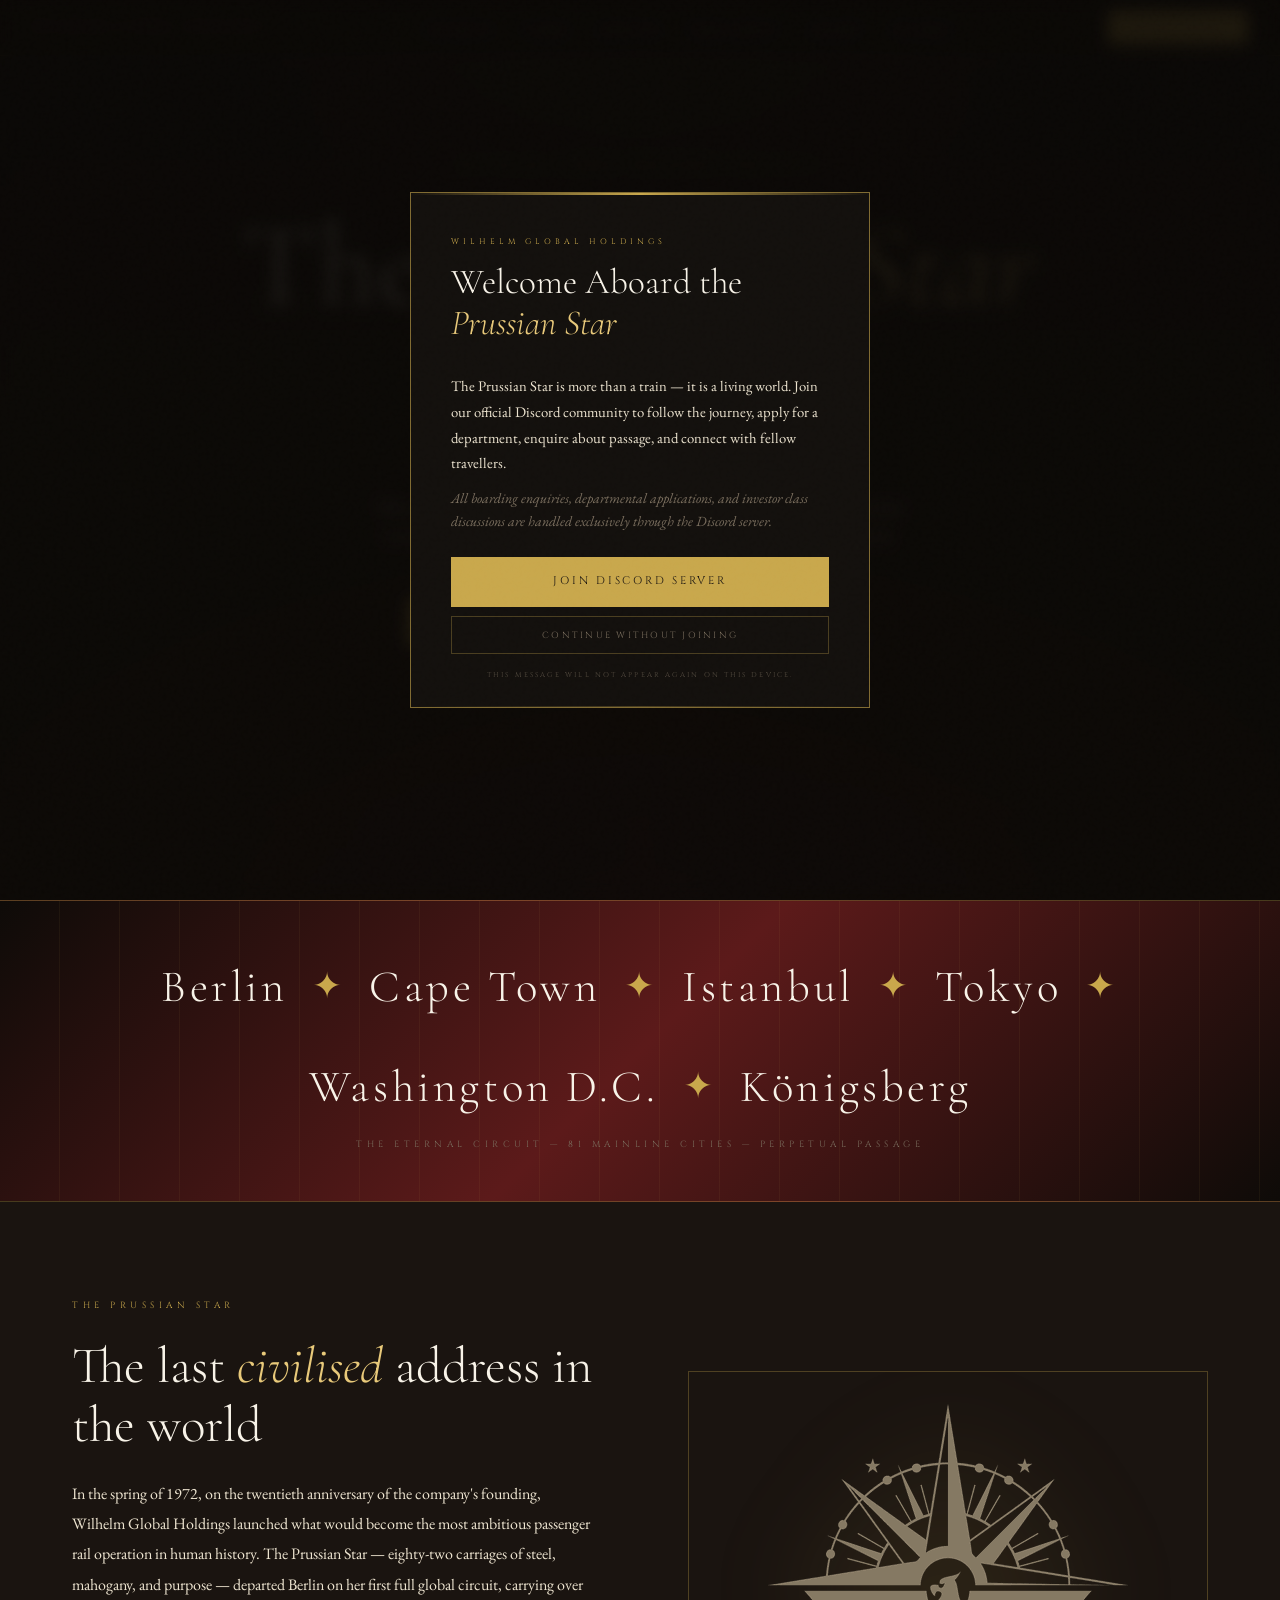
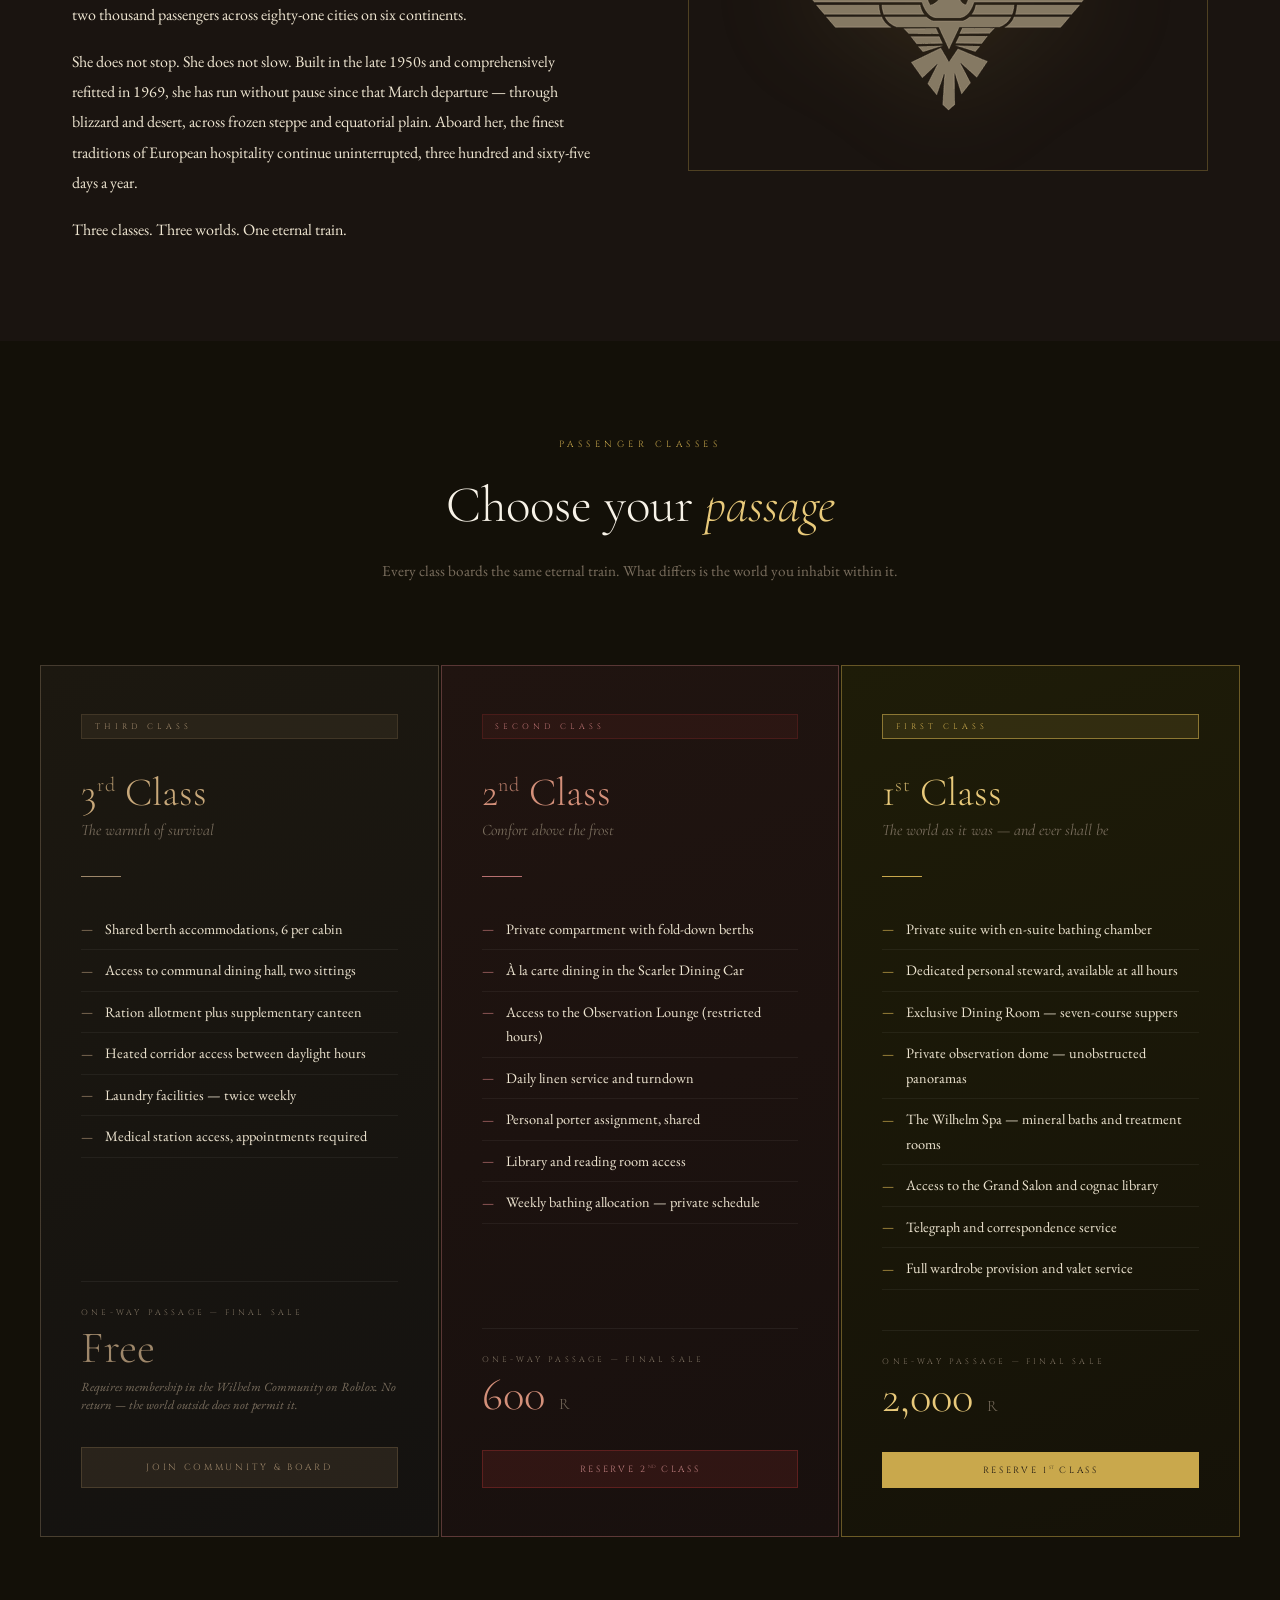
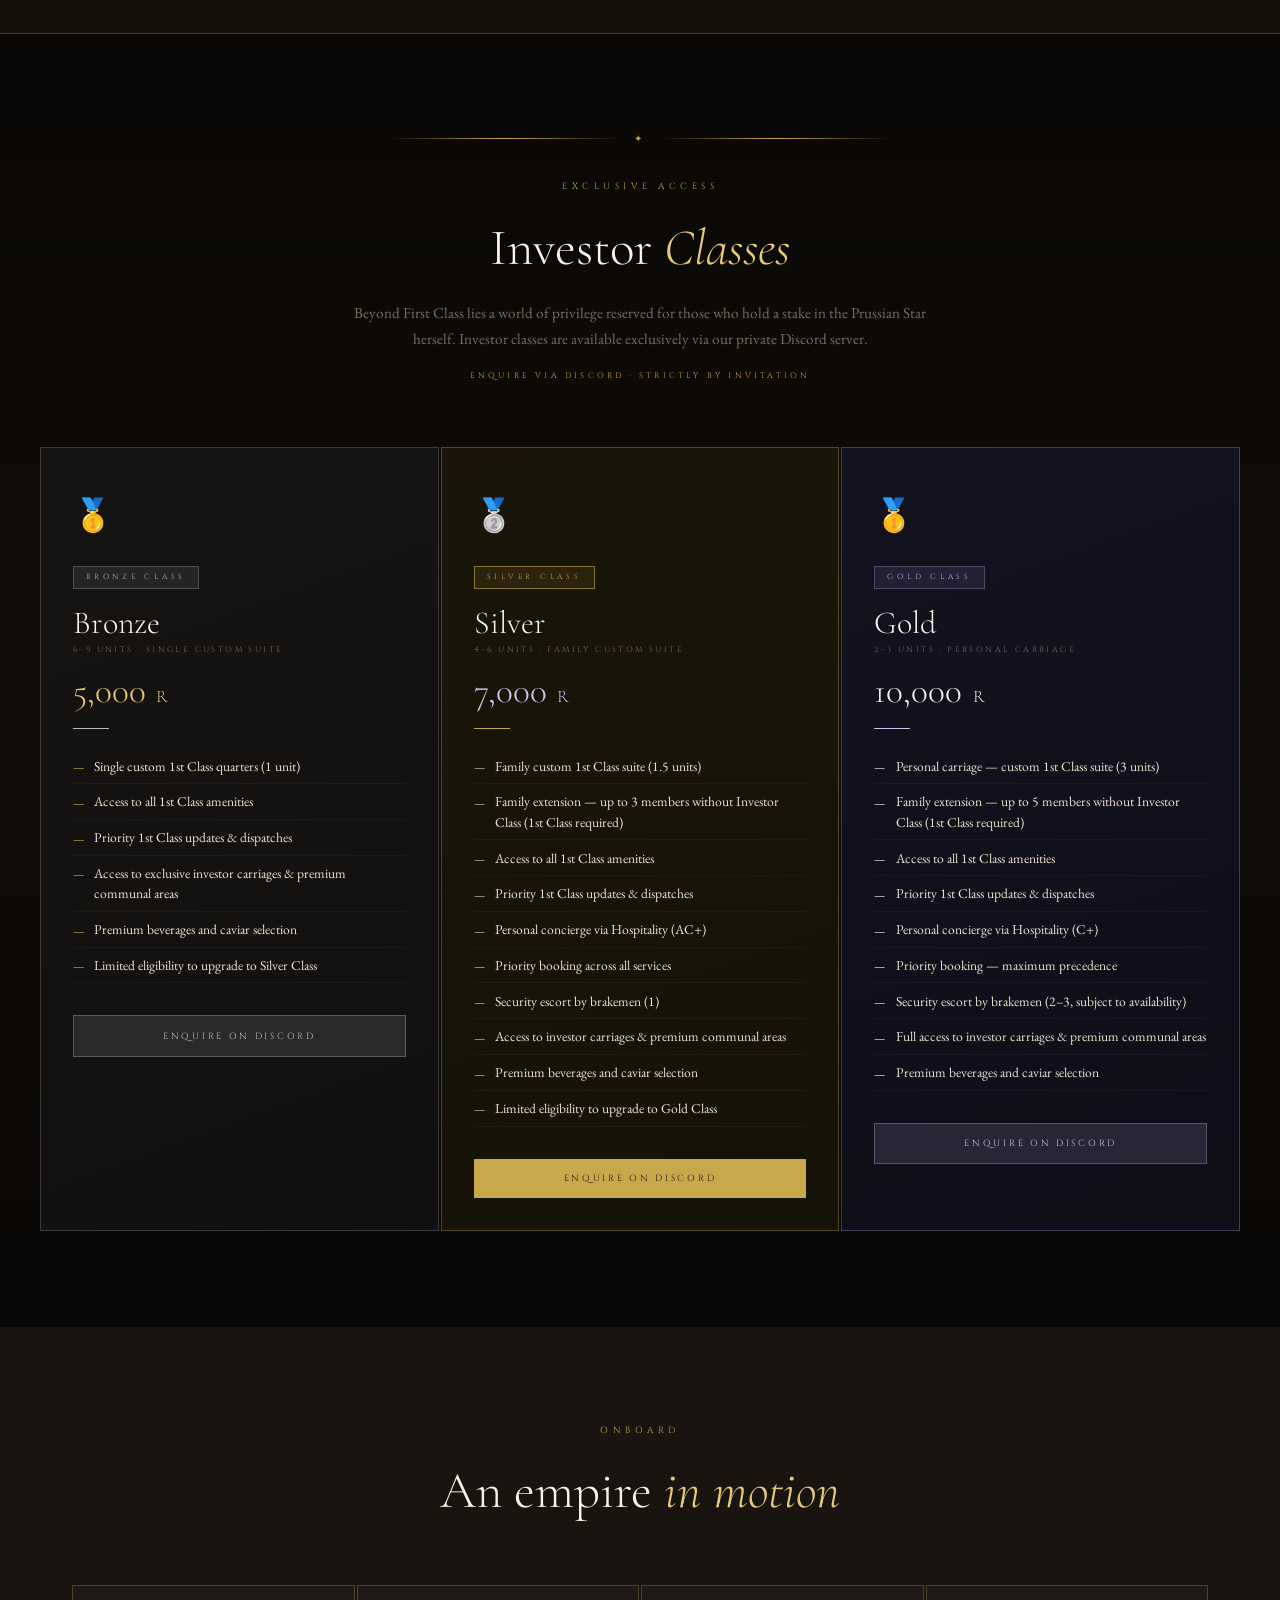
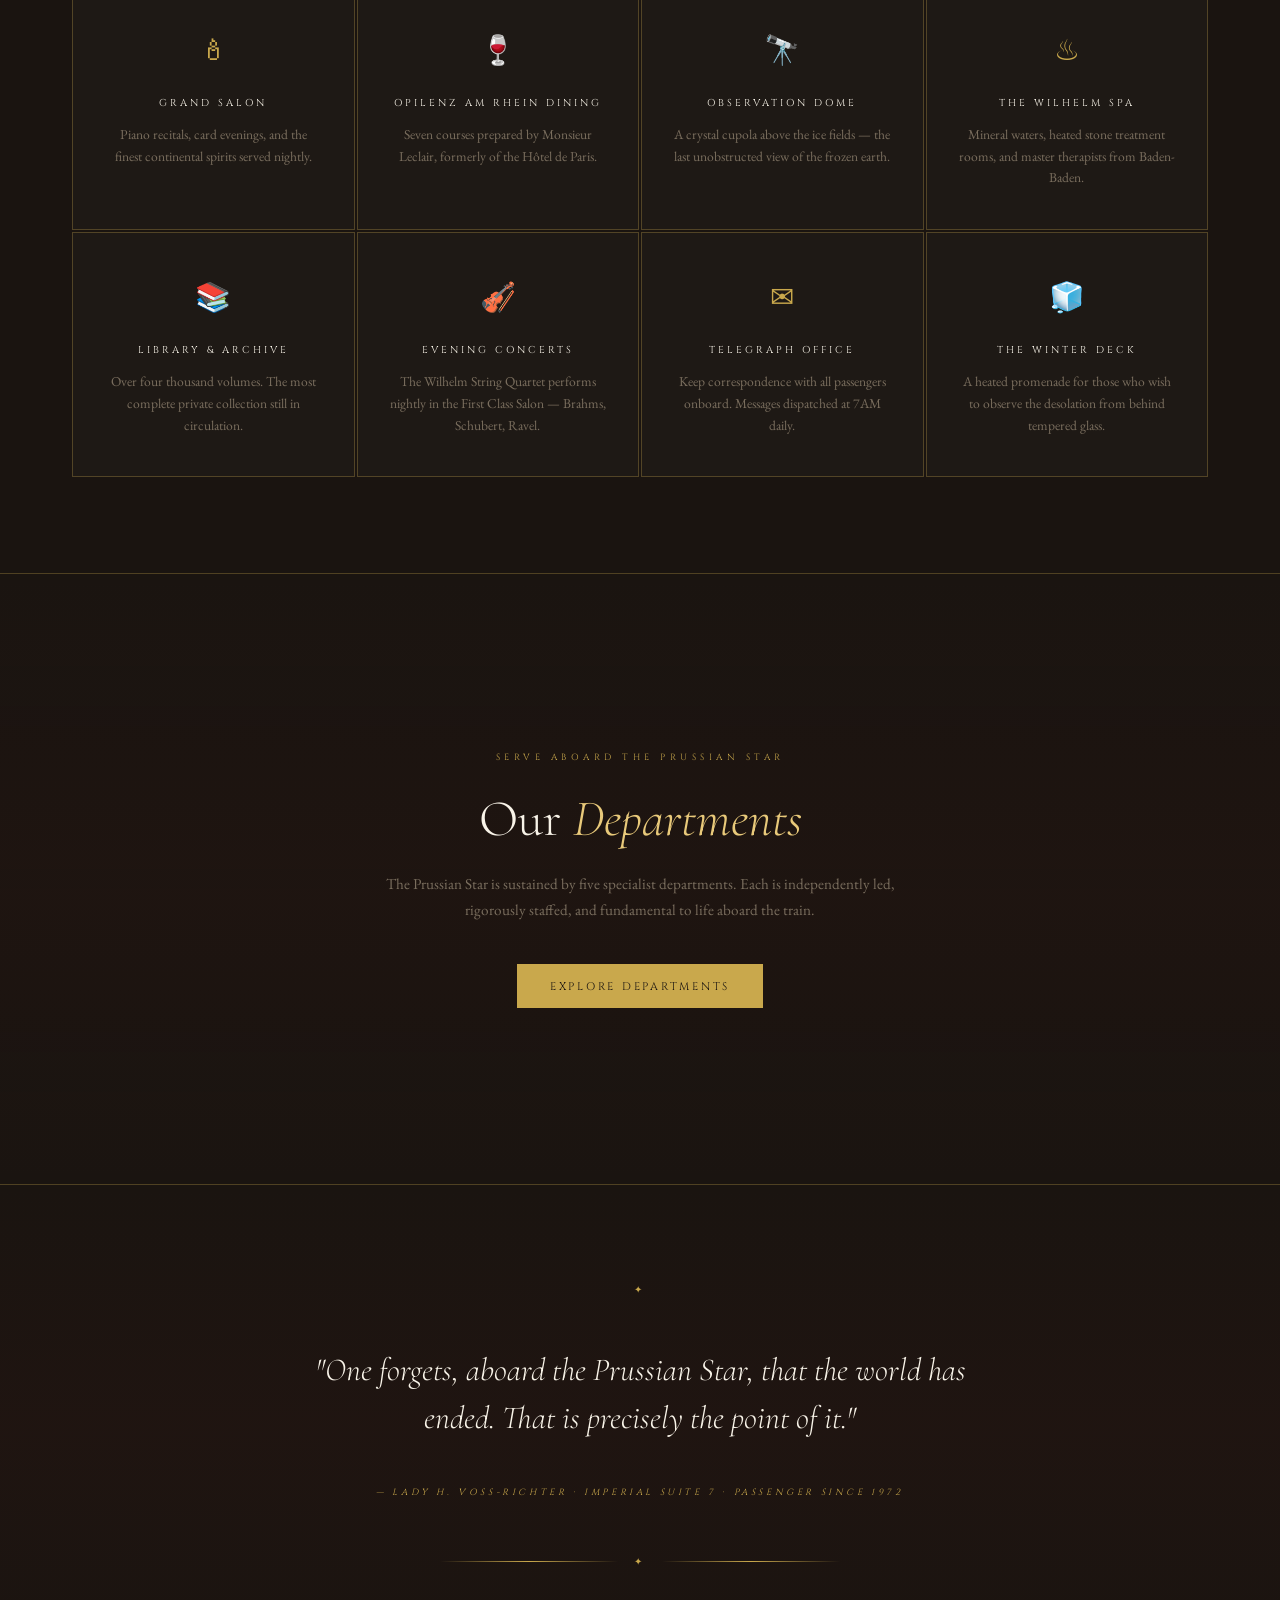
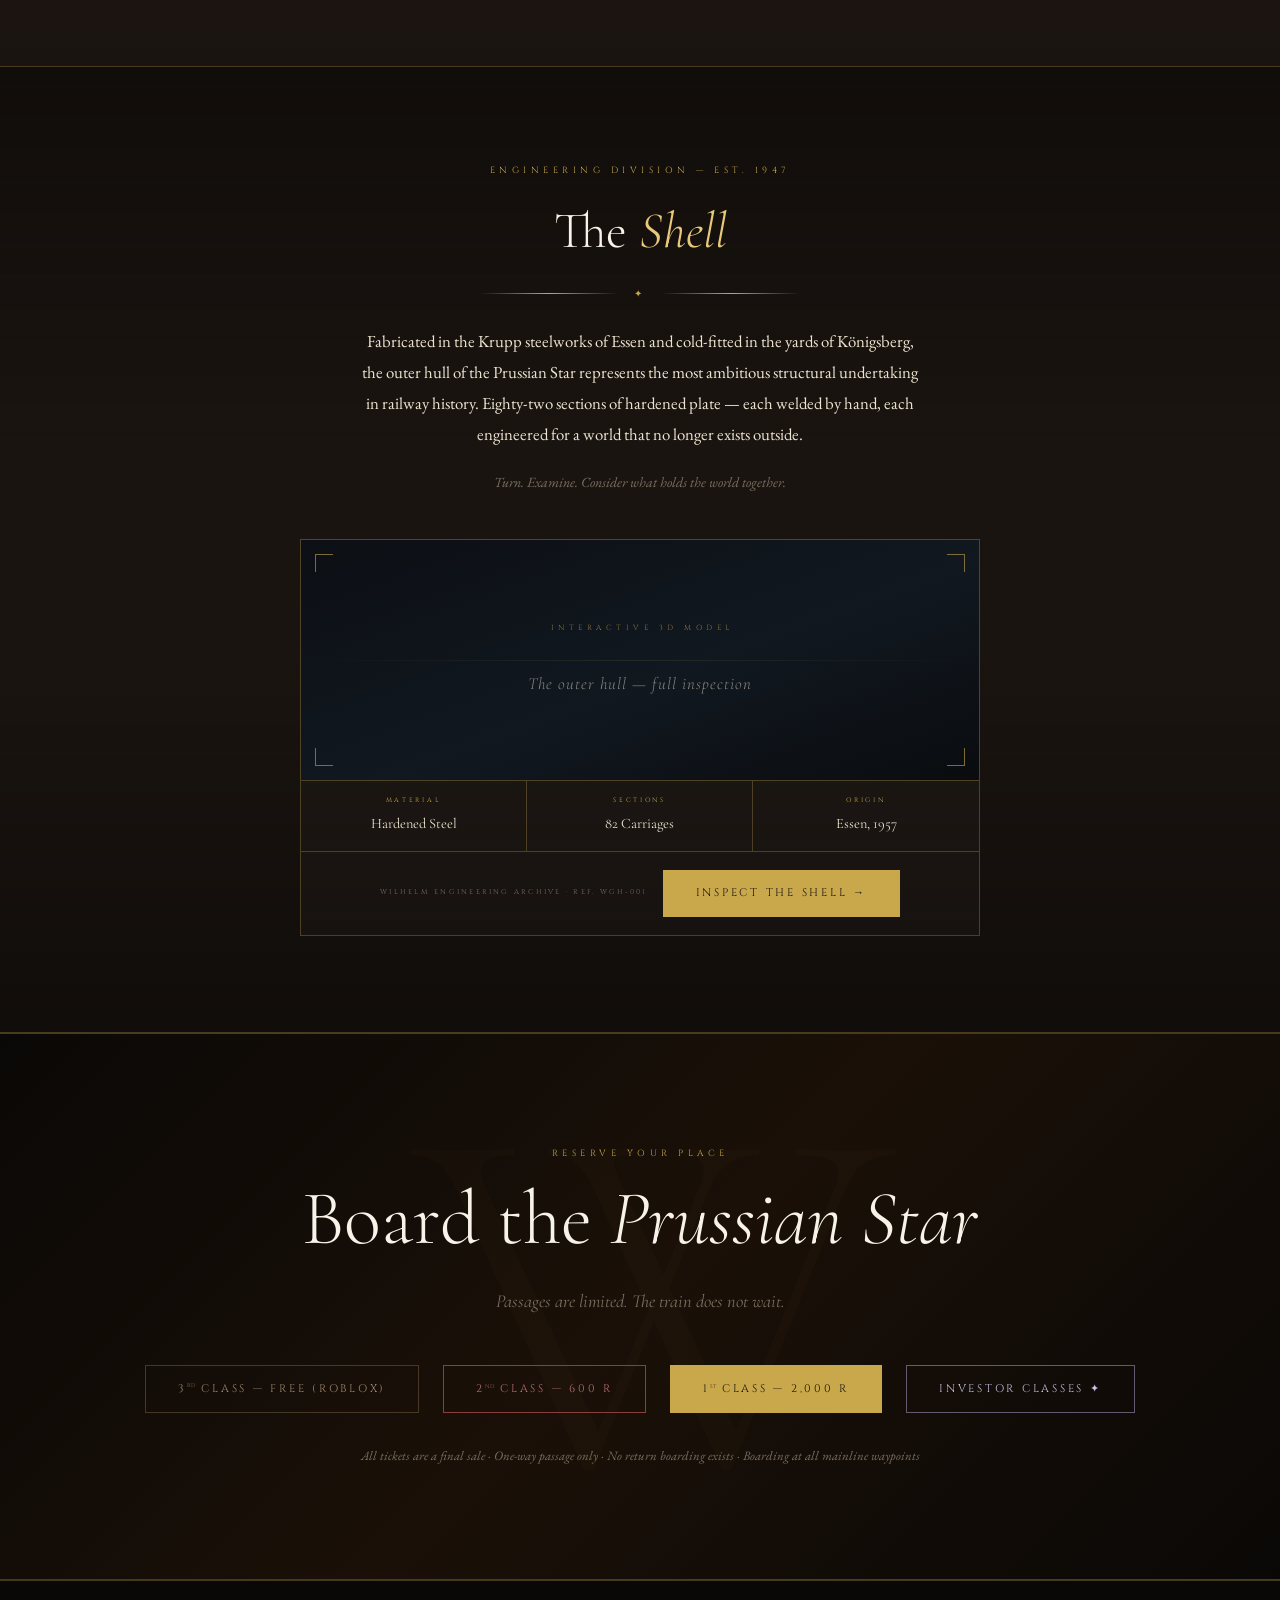
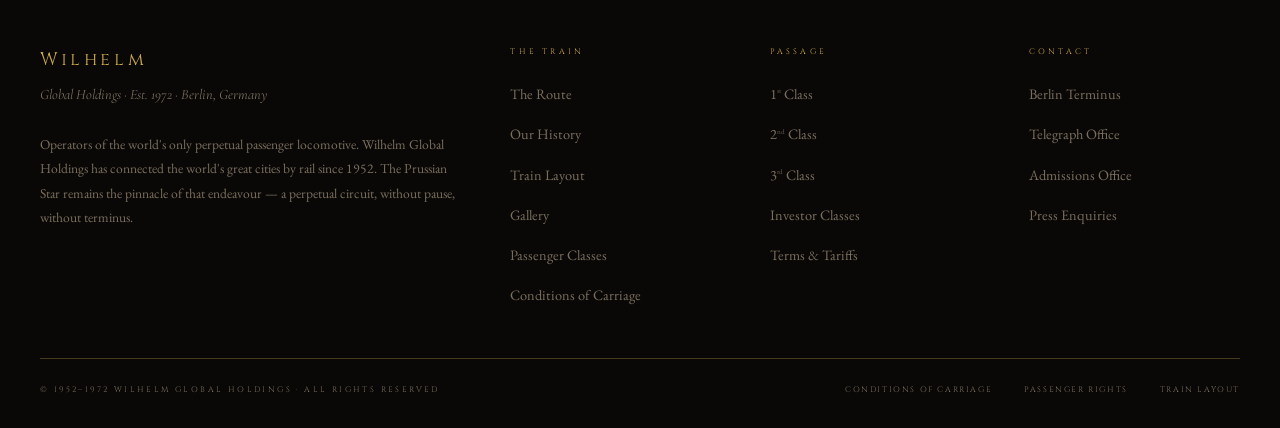
<file: index.html>
<!DOCTYPE html>
<html lang="en">
<head>
  <!-- Google tag (gtag.js) -->
<script async src="https://www.googletagmanager.com/gtag/js?id=G-6S53D6ZKQ1"></script>
<script>
  window.dataLayer = window.dataLayer || [];
  function gtag(){dataLayer.push(arguments);}
  gtag('js', new Date());
  gtag('config', 'G-6S53D6ZKQ1');
</script>
<meta charset="UTF-8">
<meta name="viewport" content="width=device-width, initial-scale=1.0, viewport-fit=cover">
<title>Wilhelm Global Holdings — The Prussian Star</title>
<link rel="icon" href="favicon.ico" sizes="any">
<link rel="icon" type="image/png" sizes="32x32" href="assets/img/favicon-32.png">
<link rel="apple-touch-icon" href="assets/img/apple-touch-icon.png">

<!-- SEO & Link Preview Meta Tags -->
<meta name="description" content="Board the Prussian Star — Wilhelm Global Holdings' perpetual passenger locomotive. Three classes. Three worlds. One eternal circuit across 81 cities on six continents.">
<meta name="author" content="Wilhelm Global Holdings">
<meta name="theme-color" content="#C9A84C">
<link rel="canonical" href="https://clauclau1.github.io/Wilhelm-Global-Holdings/">

<!-- Open Graph (Facebook, Discord, LinkedIn, WhatsApp, Telegram) -->
<meta property="og:type" content="website">
<meta property="og:title" content="Wilhelm Global Holdings — The Prussian Star">
<meta property="og:description" content="Board the Prussian Star — the world's only perpetual passenger locomotive. 81 mainline cities. 82 carriages. One eternal journey. Reserve your passage.">
<meta property="og:url" content="https://clauclau1.github.io/Wilhelm-Global-Holdings/">
<meta property="og:site_name" content="Wilhelm Global Holdings">
<meta property="og:image" content="https://clauclau1.github.io/Wilhelm-Global-Holdings/og-image.jpg">
<meta property="og:image:width" content="1200">
<meta property="og:image:height" content="630">
<meta property="og:image:alt" content="Wilhelm Global Holdings — The Prussian Star">
<meta property="og:locale" content="en_GB">

<!-- Twitter / X Card -->
<meta name="twitter:card" content="summary_large_image">
<meta name="twitter:title" content="Wilhelm Global Holdings — The Prussian Star">
<meta name="twitter:description" content="Board the Prussian Star — the world's only perpetual passenger locomotive. 81 mainline cities. One eternal journey.">
<meta name="twitter:image" content="https://clauclau1.github.io/Wilhelm-Global-Holdings/og-image.jpg">

<!-- Discord specific (uses Open Graph) -->
<meta property="og:image:secure_url" content="https://clauclau1.github.io/Wilhelm-Global-Holdings/og-image.jpg">
<link rel="preconnect" href="https://fonts.googleapis.com">
<link rel="preconnect" href="https://fonts.gstatic.com" crossorigin>
<link href="https://fonts.googleapis.com/css2?family=Cormorant+Garamond:ital,wght@0,300;0,400;0,600;1,300;1,400&family=Cinzel:wght@400;600&family=EB+Garamond:ital,wght@0,400;1,400&display=swap" rel="stylesheet">
<link rel="stylesheet" href="assets/css/site.css">
</head>
<body>

<!-- NAVIGATION -->
<nav>
  <button class="nav-hamburger" id="navHamburger" onclick="toggleMobileMenu()" aria-label="Open menu">
    <span></span><span></span><span></span>
  </button>
  <a href="#" class="nav-logo">Wilhelm Global Holdings</a>
  <ul class="nav-links">
    <li><a href="route.html">The Route</a></li>
    <li><a href="#classes">Classes</a></li>
    <li><a href="#investor" class="nav-investor">Investor</a></li>
    <li><a href="layout.html">Train Layout</a></li>
    <li><a href="gallery.html">Gallery</a></li>
    <li><a href="#engineering">The Shell</a></li>
  </ul>
  <a href="#booking" class="nav-cta">Reserve Passage</a>
</nav>

<!-- MOBILE SLIDE MENU -->
<div id="mobileMenuOverlay" onclick="closeMobileMenu()"></div>
<div id="mobileMenu">
  <div class="mobile-menu-header">
    <span class="mobile-menu-brand">Wilhelm Global Holdings</span>
    <button onclick="closeMobileMenu()" class="mobile-menu-close" aria-label="Close menu">&#10005;</button>
  </div>
  <div class="mobile-menu-nav">
    <a href="route.html">The Route</a>
    <a href="#classes" onclick="closeMobileMenu()">Classes</a>
    <a href="#investor" onclick="closeMobileMenu()">Investor Classes</a>
    <a href="layout.html">Train Layout</a>
    <a href="gallery.html">Gallery</a>
    <a href="history.html">Our History</a>
    <a href="#engineering" onclick="closeMobileMenu()">The Shell</a>
    <a href="#departments" onclick="closeMobileMenu()">Departments</a>
    <a href="#booking" onclick="closeMobileMenu()" class="mobile-reserve">Reserve Passage</a>
  </div>
  <div class="mobile-menu-footer">
    <a href="https://discord.gg/m9tag3YE6q" target="_blank" rel="noopener" class="mobile-menu-discord">Join Discord</a>
    <span class="mobile-menu-copy">&copy; 1972 Wilhelm Global Holdings &middot; Berlin</span>
  </div>
</div>

<!-- HERO -->
<section class="hero">
  <div class="hero-bg"></div>

  <div class="hero-tracks">
    <svg viewBox="0 0 1440 200" preserveAspectRatio="none" xmlns="http://www.w3.org/2000/svg">
      <line x1="0" y1="100" x2="1440" y2="100" stroke="#C9A84C" stroke-width="1" opacity="0.5"/>
      <line x1="0" y1="115" x2="1440" y2="115" stroke="#C9A84C" stroke-width="1" opacity="0.5"/>
      <!-- Ties -->
      <g stroke="#C9A84C" stroke-width="0.5" opacity="0.4">
        <line x1="0" y1="90" x2="0" y2="125"/>
        <line x1="60" y1="90" x2="60" y2="125"/>
        <line x1="120" y1="90" x2="120" y2="125"/>
        <line x1="180" y1="90" x2="180" y2="125"/>
        <line x1="240" y1="90" x2="240" y2="125"/>
        <line x1="300" y1="90" x2="300" y2="125"/>
        <line x1="360" y1="90" x2="360" y2="125"/>
        <line x1="420" y1="90" x2="420" y2="125"/>
        <line x1="480" y1="90" x2="480" y2="125"/>
        <line x1="540" y1="90" x2="540" y2="125"/>
        <line x1="600" y1="90" x2="600" y2="125"/>
        <line x1="660" y1="90" x2="660" y2="125"/>
        <line x1="720" y1="90" x2="720" y2="125"/>
        <line x1="780" y1="90" x2="780" y2="125"/>
        <line x1="840" y1="90" x2="840" y2="125"/>
        <line x1="900" y1="90" x2="900" y2="125"/>
        <line x1="960" y1="90" x2="960" y2="125"/>
        <line x1="1020" y1="90" x2="1020" y2="125"/>
        <line x1="1080" y1="90" x2="1080" y2="125"/>
        <line x1="1140" y1="90" x2="1140" y2="125"/>
        <line x1="1200" y1="90" x2="1200" y2="125"/>
        <line x1="1260" y1="90" x2="1260" y2="125"/>
        <line x1="1320" y1="90" x2="1320" y2="125"/>
        <line x1="1380" y1="90" x2="1380" y2="125"/>
        <line x1="1440" y1="90" x2="1440" y2="125"/>
      </g>
    </svg>
  </div>

  <p class="hero-eyebrow">Wilhelm Global Holdings presents</p>
  <h1 class="hero-title">The <em>Prussian Star</em></h1>
  <p class="hero-subtitle">A perpetual journey through the frozen world</p>

  <div class="hero-ornament">
    <div class="ornament">Est. 1952 · Berlin, Germany</div>
  </div>

  <p class="hero-desc">
    When the world grew cold, civilisation did not stop — it moved. Board the grandest locomotive ever conceived and travel in the manner your station in life demands.
  </p>

  <div class="hero-actions">
    <a href="#booking" class="btn-primary">Reserve Your Passage</a>
    <a href="#classes" class="btn-ghost">Explore Classes</a>
  </div>

  <div class="scroll-hint">
    <span>Scroll</span>
    <div class="scroll-arrow"></div>
  </div>
</section>

<!-- ROUTE BANNER -->
<div class="route-banner" id="route">
  <div class="route-cities">
    <span>Berlin</span>
    <span class="route-sep">✦</span>
    <span>Cape Town</span>
    <span class="route-sep">✦</span>
    <span>Istanbul</span>
    <span class="route-sep">✦</span>
    <span>Tokyo</span>
    <span class="route-sep">✦</span>
    <span>Washington D.C.</span>
    <span class="route-sep">✦</span>
    <span>Königsberg</span>
  </div>
  <p class="route-label">The Eternal Circuit — 81 Mainline Cities — Perpetual Passage</p>
</div>

<!-- INTRO -->
<div class="section" id="experience">
  <div class="intro-grid">
    <div class="reveal">
      <span class="section-label">The Prussian Star</span>
      <h2 class="section-heading">The last <em>civilised</em> address in the world</h2>
      <div class="section-body">
        <p>In the spring of 1972, on the twentieth anniversary of the company's founding, Wilhelm Global Holdings launched what would become the most ambitious passenger rail operation in human history. The Prussian Star — eighty-two carriages of steel, mahogany, and purpose — departed Berlin on her first full global circuit, carrying over two thousand passengers across eighty-one cities on six continents.</p>
        <p>She does not stop. She does not slow. Built in the late 1950s and comprehensively refitted in 1969, she has run without pause since that March departure — through blizzard and desert, across frozen steppe and equatorial plain. Aboard her, the finest traditions of European hospitality continue uninterrupted, three hundred and sixty-five days a year.</p>
        <p>Three classes. Three worlds. One eternal train.</p>
      </div>
    </div>

    <!-- Train SVG illustration -->
    <div class="train-visual reveal" style="background:transparent;border:0.5px solid var(--border);display:flex;align-items:center;justify-content:center;padding:2.5rem;">
      <img src="assets/img/crest-380.png"
           srcset="assets/img/crest-380.png 380w, assets/img/crest-760.png 760w"
           sizes="(max-width: 600px) 88vw, 380px"
           width="380" height="380" loading="lazy" decoding="async"
           alt="Wilhelm Global Holdings crest"
           style="width:100%;max-width:380px;height:auto;display:block;filter:drop-shadow(0 0 50px rgba(201,168,76,0.18));"/>
    </div>
  </div>
</div>

<!-- CLASSES -->
<section class="classes-section" id="classes">
  <div class="classes-header reveal">
    <span class="section-label">Passenger Classes</span>
    <h2 class="section-heading">Choose your <em>passage</em></h2>
    <p style="color: var(--muted); font-size: 0.95rem;">Every class boards the same eternal train. What differs is the world you inhabit within it.</p>
  </div>

  <div class="classes-grid">
    <!-- Third Class -->
    <div id="class-3rd" class="class-card class-steerage reveal">
      <div class="class-card-inner">
        <span class="class-badge steerage-badge">Third Class</span>
        <h3 class="class-name">3<sup>rd</sup> Class</h3>
        <p class="class-subtitle">The warmth of survival</p>
        <div class="class-divider steerage-divider"></div>
        <ul class="class-features">
          <li>Shared berth accommodations, 6 per cabin</li>
          <li>Access to communal dining hall, two sittings</li>
          <li>Ration allotment plus supplementary canteen</li>
          <li>Heated corridor access between daylight hours</li>
          <li>Laundry facilities — twice weekly</li>
          <li>Medical station access, appointments required</li>
        </ul>
        <div class="class-price">
          <span class="price-from">One-Way Passage — Final Sale</span>
          <span class="price-amount" style="color:#9E876A;">Free</span>
          <p style="font-size:0.78rem;color:var(--muted);font-style:italic;margin-top:0.4rem;line-height:1.5;">Requires membership in the Wilhelm Community on Roblox. No return — the world outside does not permit it.</p>
        </div>
        <a href="https://www.roblox.com/share/g/35167161" target="_blank" class="class-btn steerage-btn" style="text-decoration:none;display:block;text-align:center;">Join Community &amp; Board</a>
      </div>
    </div>

    <!-- Second Class -->
    <div id="class-2nd" class="class-card class-second reveal">
      <div class="class-card-inner">
        <span class="class-badge second-badge">Second Class</span>
        <h3 class="class-name">2<sup>nd</sup> Class</h3>
        <p class="class-subtitle">Comfort above the frost</p>
        <div class="class-divider second-divider"></div>
        <ul class="class-features">
          <li>Private compartment with fold-down berths</li>
          <li>À la carte dining in the Scarlet Dining Car</li>
          <li>Access to the Observation Lounge (restricted hours)</li>
          <li>Daily linen service and turndown</li>
          <li>Personal porter assignment, shared</li>
          <li>Library and reading room access</li>
          <li>Weekly bathing allocation — private schedule</li>
        </ul>
        <div class="class-price">
          <span class="price-from">One-Way Passage — Final Sale</span>
          <span class="price-amount">600 <span class="price-unit">R</span></span>
        </div>
        <button class="class-btn second-btn">Reserve 2<sup>nd</sup> Class</button>
      </div>
    </div>

    <!-- First Class -->
    <div id="class-1st" class="class-card class-first reveal">
      <div class="class-card-inner">
        <span class="class-badge first-badge">First Class</span>
        <h3 class="class-name">1<sup>st</sup> Class</h3>
        <p class="class-subtitle">The world as it was — and ever shall be</p>
        <div class="class-divider first-divider"></div>
        <ul class="class-features">
          <li>Private suite with en-suite bathing chamber</li>
          <li>Dedicated personal steward, available at all hours</li>
          <li>Exclusive Dining Room — seven-course suppers</li>
          <li>Private observation dome — unobstructed panoramas</li>
          <li>The Wilhelm Spa — mineral baths and treatment rooms</li>
          <li>Access to the Grand Salon and cognac library</li>
          <li>Telegraph and correspondence service</li>
          <li>Full wardrobe provision and valet service</li>
        </ul>
        <div class="class-price">
          <span class="price-from">One-Way Passage — Final Sale</span>
          <span class="price-amount">2,000 <span class="price-unit">R</span></span>
        </div>
        <button class="class-btn first-btn">Reserve 1<sup>st</sup> Class</button>
      </div>
    </div>
  </div>
</section>

<!-- INVESTOR CLASSES -->
<section class="investor-section" id="investor">
  <div class="investor-header reveal">
    <div class="ornament" style="max-width:500px;margin:0 auto 2rem;">✦</div>
    <span class="section-label" style="display:block;text-align:center;">Exclusive Access</span>
    <h2 class="section-heading" style="text-align:center;">Investor <em>Classes</em></h2>
    <p style="color:var(--muted);font-size:0.95rem;text-align:center;max-width:580px;margin:0 auto 1rem;">Beyond First Class lies a world of privilege reserved for those who hold a stake in the Prussian Star herself. Investor classes are available exclusively via our private Discord server.</p>
    <p style="font-family:'Cinzel',serif;font-size:8px;letter-spacing:0.4em;text-transform:uppercase;color:var(--gold);text-align:center;">Enquire via Discord · Strictly by invitation</p>
  </div>

  <div class="investor-grid">
    <!-- Silver -->
    <div class="investor-card bronze-card reveal">
      <div class="inv-medal">🥇</div>
      <span class="inv-badge bronze-badge">Bronze Class</span>
      <h3 class="inv-name">Bronze</h3>
      <p class="inv-units">6–9 Units · Single Custom Suite</p>
      <div class="inv-price">5,000 <span class="inv-currency">R</span></div>
      <div class="inv-divider bronze-div"></div>
      <ul class="inv-features">
        <li>Single custom 1st Class quarters (1 unit)</li>
        <li>Access to all 1st Class amenities</li>
        <li>Priority 1st Class updates &amp; dispatches</li>
        <li>Access to exclusive investor carriages &amp; premium communal areas</li>
        <li>Premium beverages and caviar selection</li>
        <li>Limited eligibility to upgrade to Silver Class</li>
      </ul>
      <button class="inv-btn bronze-btn" onclick="openDiscordModal('Bronze')">Enquire on Discord</button>
    </div>

    <!-- Silver -->
    <div class="investor-card silver-card reveal">
      <div class="inv-medal">🥈</div>
      <span class="inv-badge silver-badge">Silver Class</span>
      <h3 class="inv-name">Silver</h3>
      <p class="inv-units">4–6 Units · Family Custom Suite</p>
      <div class="inv-price">7,000 <span class="inv-currency">R</span></div>
      <div class="inv-divider silver-div"></div>
      <ul class="inv-features">
        <li>Family custom 1st Class suite (1.5 units)</li>
        <li>Family extension — up to 3 members without Investor Class (1st Class required)</li>
        <li>Access to all 1st Class amenities</li>
        <li>Priority 1st Class updates &amp; dispatches</li>
        <li>Personal concierge via Hospitality (AC+)</li>
        <li>Priority booking across all services</li>
        <li>Security escort by brakemen (1)</li>
        <li>Access to investor carriages &amp; premium communal areas</li>
        <li>Premium beverages and caviar selection</li>
        <li>Limited eligibility to upgrade to Gold Class</li>
      </ul>
      <button class="inv-btn silver-btn" onclick="openDiscordModal('Silver')">Enquire on Discord</button>
    </div>

    <!-- Gold -->
    <div class="investor-card gold-card reveal">
      <div class="inv-medal">🥇</div>
      <span class="inv-badge gold-badge">Gold Class</span>
      <h3 class="inv-name">Gold</h3>
      <p class="inv-units">2–3 Units · Personal Carriage</p>
      <div class="inv-price">10,000 <span class="inv-currency">R</span></div>
      <div class="inv-divider gold-div"></div>
      <ul class="inv-features">
        <li>Personal carriage — custom 1st Class suite (3 units)</li>
        <li>Family extension — up to 5 members without Investor Class (1st Class required)</li>
        <li>Access to all 1st Class amenities</li>
        <li>Priority 1st Class updates &amp; dispatches</li>
        <li>Personal concierge via Hospitality (C+)</li>
        <li>Priority booking — maximum precedence</li>
        <li>Security escort by brakemen (2–3, subject to availability)</li>
        <li>Full access to investor carriages &amp; premium communal areas</li>
        <li>Premium beverages and caviar selection</li>
      </ul>
      <button class="inv-btn gold-btn" onclick="openDiscordModal('Gold')">Enquire on Discord</button>
    </div>
  </div>
</section>

<!-- DISCORD WELCOME POPUP -->
<div id="welcomePopup" style="display:none;position:fixed;inset:0;z-index:2000;background:rgba(10,8,6,0.9);backdrop-filter:blur(8px);-webkit-backdrop-filter:blur(8px);align-items:center;justify-content:center;padding:env(safe-area-inset-top,1rem) 1.25rem env(safe-area-inset-bottom,1rem);">
  <div style="background:#13100D;border:0.5px solid var(--border-strong);width:100%;max-width:460px;position:relative;overflow:hidden;max-height:calc(100dvh - 2.5rem);overflow-y:auto;-webkit-overflow-scrolling:touch;">
    <!-- Gold top bar -->
    <div style="height:2px;background:linear-gradient(90deg,transparent,var(--gold),transparent);flex-shrink:0;"></div>

    <div style="padding:clamp(1.25rem,5vw,2.5rem) clamp(1.25rem,5vw,2.5rem) 1.5rem;">
      <!-- Eyebrow -->
      <p style="font-family:'Cinzel',serif;font-size:8px;letter-spacing:0.5em;text-transform:uppercase;color:var(--gold);margin-bottom:0.85rem;">Wilhelm Global Holdings</p>

      <!-- Heading -->
      <h2 style="font-family:'Cormorant Garamond',serif;font-size:clamp(1.7rem,7vw,2.2rem);font-weight:300;color:var(--ivory);line-height:1.15;margin-bottom:0.85rem;">Welcome Aboard the<br><em style="font-style:italic;color:var(--gold-light);">Prussian Star</em></h2>

      <div style="height:0.5px;background:linear-gradient(90deg,transparent,var(--border-strong),transparent);margin-bottom:1rem;"></div>

      <!-- Body -->
      <p style="font-size:clamp(0.82rem,3.5vw,0.92rem);color:var(--ivory-dark);line-height:1.75;margin-bottom:0.65rem;">The Prussian Star is more than a train — it is a living world. Join our official Discord community to follow the journey, apply for a department, enquire about passage, and connect with fellow travellers.</p>
      <p style="font-size:clamp(0.78rem,3vw,0.88rem);color:var(--muted);font-style:italic;line-height:1.65;margin-bottom:1.5rem;">All boarding enquiries, departmental applications, and investor class discussions are handled exclusively through the Discord server.</p>

      <!-- CTA — stacks on very small screens -->
      <div style="display:flex;flex-direction:column;gap:0.6rem;">
        <a href="https://discord.gg/m9tag3YE6q" target="_blank" onclick="dismissWelcome()" class="btn-primary" style="text-decoration:none;text-align:center;display:block;padding:0.9rem 1rem;">Join Discord Server</a>
        <button onclick="dismissWelcome()" style="font-family:'Cinzel',serif;font-size:9px;letter-spacing:0.25em;text-transform:uppercase;color:var(--muted);background:transparent;border:0.5px solid var(--border);padding:0.75rem 1rem;cursor:pointer;width:100%;transition:all 0.2s;" onmouseover="this.style.color='var(--ivory)';this.style.borderColor='var(--border-strong)'" onmouseout="this.style.color='var(--muted)';this.style.borderColor='var(--border)'">Continue without joining</button>
      </div>

      <!-- Dismiss note -->
      <p style="font-family:'Cinzel',serif;font-size:7px;letter-spacing:0.3em;text-transform:uppercase;color:var(--muted);margin-top:1rem;opacity:0.65;text-align:center;">This message will not appear again on this device.</p>
    </div>

    <!-- Gold bottom bar -->
    <div style="height:1px;background:linear-gradient(90deg,transparent,var(--border),transparent);"></div>
  </div>
</div>

<!-- DISCORD CONFIRMATION MODAL -->
<div class="modal-backdrop" id="discordConfirmModal" style="align-items:center;justify-content:center;">
  <div class="modal" style="max-width:440px;">
    <div class="modal-header">
      <div>
        <p style="font-family:'Cinzel',serif;font-size:8px;letter-spacing:0.5em;text-transform:uppercase;color:var(--gold);margin-bottom:0.4rem;">Berlin Terminus</p>
        <h2 class="modal-title">Joining <em>Discord</em></h2>
      </div>
      <button class="modal-close" onclick="closeDiscordConfirm()">✕</button>
    </div>
    <div class="modal-body" style="padding:2rem 2.5rem;text-align:center;">
      <div style="font-size:2.5rem;margin-bottom:1.25rem;color:var(--gold);">✦</div>
      <p style="font-family:'Cormorant Garamond',serif;font-size:1.15rem;color:var(--ivory-dark);line-height:1.75;margin-bottom:0.5rem;">You are about to be redirected to the official Wilhelm Global Holdings Discord server.</p>
      <p style="font-size:0.85rem;color:var(--muted);font-style:italic;margin-bottom:2rem;line-height:1.6;">This is an external platform. By continuing you will leave this site. All boarding enquiries and administrative communications are handled within the server.</p>
      <div style="background:rgba(201,168,76,0.06);border:0.5px solid var(--border);padding:1rem 1.5rem;margin-bottom:2rem;">
        <p style="font-family:'Cinzel',serif;font-size:8px;letter-spacing:0.4em;text-transform:uppercase;color:var(--gold);margin-bottom:0.3rem;">Destination</p>
        <p style="font-family:'EB Garamond',serif;font-size:1rem;color:var(--ivory);">discord.gg/m9tag3YE6q</p>
      </div>
      <div style="display:flex;gap:0.75rem;justify-content:center;">
        <button onclick="closeDiscordConfirm()" class="btn-ghost" style="flex:1;">Cancel</button>
        <a href="https://discord.gg/m9tag3YE6q" target="_blank" onclick="closeDiscordConfirm()" class="btn-primary" style="text-decoration:none;flex:1;text-align:center;">Continue to Discord</a>
      </div>
    </div>
  </div>
</div>

<div class="modal-backdrop" id="discordModal">
  <div class="modal" style="max-width:480px;">
    <div class="modal-header">
      <div>
        <p style="font-family:'Cinzel',serif;font-size:8px;letter-spacing:0.5em;text-transform:uppercase;color:var(--gold);margin-bottom:0.4rem;">Investor Class Enquiry</p>
        <h2 class="modal-title" id="discord-modal-title">Bronze <em>Class</em></h2>
      </div>
      <button class="modal-close" onclick="closeDiscordModal()">✕</button>
    </div>
    <div class="modal-body" style="text-align:center;padding:2.5rem 2rem;">
      <div style="font-size:3rem;margin-bottom:1rem;" id="discord-medal">🥉</div>
      <p id="discord-tier-desc" style="font-family:'Cormorant Garamond',serif;font-size:1.1rem;font-style:italic;color:var(--ivory-dark);line-height:1.7;margin-bottom:1.75rem;"></p>
      <div style="border:0.5px solid var(--border);padding:1.25rem 1.5rem;margin-bottom:1.75rem;background:rgba(255,255,255,0.02);text-align:left;">
        <p style="font-family:'Cinzel',serif;font-size:8px;letter-spacing:0.4em;text-transform:uppercase;color:var(--gold);margin-bottom:0.4rem;">Investor Server</p>
        <p id="discord-server-name" style="font-family:'Cormorant Garamond',serif;font-size:1.3rem;color:var(--ivory);margin-bottom:0.2rem;"></p>
        <p id="discord-server-url" style="font-size:0.82rem;color:var(--muted);font-style:italic;"></p>
      </div>
      <a id="discord-join-btn" href="#" target="_blank" class="btn-primary" style="display:inline-block;text-decoration:none;margin-bottom:1.25rem;">Join Investor Server</a>
      <p style="font-size:0.78rem;color:var(--muted);font-style:italic;">After joining, mention you are enquiring for <span id="discord-class-hint">Bronze</span> Class and a representative will assist you.</p>
    </div>
  </div>
</div>

<!-- AMENITIES -->
<section class="amenities" id="amenities">
  <div class="classes-header reveal" style="max-width: 640px; margin: 0 auto 0; text-align: center;">
    <span class="section-label">Onboard</span>
    <h2 class="section-heading">An empire <em>in motion</em></h2>
  </div>

  <div class="amenities-grid">
    <div class="amenity reveal">
      <div class="amenity-icon">🕯</div>
      <span class="amenity-name">Grand Salon</span>
      <p class="amenity-desc">Piano recitals, card evenings, and the finest continental spirits served nightly.</p>
    </div>
    <div class="amenity reveal">
      <div class="amenity-icon">🍷</div>
      <span class="amenity-name">Opilenz am Rhein Dining</span>
      <p class="amenity-desc">Seven courses prepared by Monsieur Leclair, formerly of the Hôtel de Paris.</p>
    </div>
    <div class="amenity reveal">
      <div class="amenity-icon">🔭</div>
      <span class="amenity-name">Observation Dome</span>
      <p class="amenity-desc">A crystal cupola above the ice fields — the last unobstructed view of the frozen earth.</p>
    </div>
    <div class="amenity reveal">
      <div class="amenity-icon">♨</div>
      <span class="amenity-name">The Wilhelm Spa</span>
      <p class="amenity-desc">Mineral waters, heated stone treatment rooms, and master therapists from Baden-Baden.</p>
    </div>
    <div class="amenity reveal">
      <div class="amenity-icon">📚</div>
      <span class="amenity-name">Library & Archive</span>
      <p class="amenity-desc">Over four thousand volumes. The most complete private collection still in circulation.</p>
    </div>
    <div class="amenity reveal">
      <div class="amenity-icon">🎻</div>
      <span class="amenity-name">Evening Concerts</span>
      <p class="amenity-desc">The Wilhelm String Quartet performs nightly in the First Class Salon — Brahms, Schubert, Ravel.</p>
    </div>
    <div class="amenity reveal">
      <div class="amenity-icon">✉</div>
      <span class="amenity-name">Telegraph Office</span>
      <p class="amenity-desc">Keep correspondence with all passengers onboard. Messages dispatched at 7AM daily.</p>
    </div>
    <div class="amenity reveal">
      <div class="amenity-icon">🧊</div>
      <span class="amenity-name">The Winter Deck</span>
      <p class="amenity-desc">A heated promenade for those who wish to observe the desolation from behind tempered glass.</p>
    </div>
  </div>
</section>

<!-- DEPARTMENTS -->
<section class="departments-section" id="departments">
  <div class="section" style="text-align:center;">
    <div class="reveal">
      <span class="section-label">Serve Aboard the Prussian Star</span>
      <h2 class="section-heading">Our <em>Departments</em></h2>
      <p style="color:var(--muted);font-size:0.95rem;max-width:560px;margin:0 auto 2.5rem;">The Prussian Star is sustained by five specialist departments. Each is independently led, rigorously staffed, and fundamental to life aboard the train.</p>
      <button class="btn-primary" onclick="document.getElementById('deptModal').classList.add('open');document.body.style.overflow='hidden'">Explore Departments</button>
    </div>
  </div>
</section>

<!-- DEPARTMENTS MODAL -->
<div class="modal-backdrop" id="deptModal" style="align-items:flex-start;padding:3rem 1rem;">
  <div class="modal" style="max-width:860px;width:100%;margin:auto;">
    <div class="modal-header">
      <div>
        <p style="font-family:'Cinzel',serif;font-size:8px;letter-spacing:0.5em;text-transform:uppercase;color:var(--gold);margin-bottom:0.4rem;">Wilhelm Global Holdings</p>
        <h2 class="modal-title">Aboard <em>Departments</em></h2>
      </div>
      <button class="modal-close" onclick="document.getElementById('deptModal').classList.remove('open');document.body.style.overflow=''">✕</button>
    </div>
    <div class="modal-body" style="padding:2rem 2.5rem;">

      <div style="background:rgba(201,168,76,0.06);border:0.5px solid var(--border);padding:1rem 1.5rem;margin-bottom:2rem;display:flex;align-items:flex-start;gap:1rem;">
        <span style="color:var(--gold);font-size:1.1rem;flex-shrink:0;margin-top:0.1rem;">★</span>
        <p style="font-size:0.85rem;color:var(--ivory-dark);line-height:1.75;">To apply for any department, you must first join the <a href="https://discord.gg/m9tag3YE6q" target="_blank" style="color:var(--gold);text-decoration:none;border-bottom:0.5px solid var(--border-strong);">main Wilhelm Discord server</a>, then join the respective department server below. Once in both servers, contact the department's recruitment team directly. Applications sent outside of Discord will not be considered.</p>
      </div>

      <div class="dept-grid" id="dept-grid"></div>

    </div>
  </div>
</div>
<div class="testimonial-section">
  <div class="ornament" style="max-width: 400px; margin: 0 auto 3rem;">✦</div>
  <blockquote class="reveal">
    <p>"One forgets, aboard the <em>Prussian Star</em>, that the world has ended. That is precisely the point of it."</p>
    <cite>— Lady H. Voss-Richter · Imperial Suite 7 · Passenger since 1972</cite>
  </blockquote>
  <div class="ornament" style="max-width: 400px; margin: 3rem auto 0;">✦</div>
</div>

<!-- THE SHELL — ENGINEERING 3D VIEWER SECTION -->
<section id="engineering" style="border-top:0.5px solid var(--border);border-bottom:0.5px solid var(--border);background:linear-gradient(180deg,rgba(10,8,6,0.6) 0%,transparent 40%,transparent 60%,rgba(10,8,6,0.6) 100%);text-align:center;scroll-margin-top:calc(56px + env(safe-area-inset-top) + 12px);">
  <div class="section reveal">
    <span class="section-label">Engineering Division &mdash; Est. 1947</span>
    <h2 class="section-heading">The <em>Shell</em></h2>
    <div class="ornament" style="max-width:320px;margin:1.5rem auto;">✦</div>
    <p style="max-width:560px;margin:0 auto 1.25rem;font-size:1.05rem;color:var(--ivory-dark);line-height:1.85;">
      Fabricated in the Krupp steelworks of Essen and cold-fitted in the yards of K&ouml;nigsberg, the outer hull of the Prussian Star represents the most ambitious structural undertaking in railway history. Eighty-two sections of hardened plate &mdash; each welded by hand, each engineered for a world that no longer exists outside.
    </p>
    <p style="max-width:460px;margin:0 auto 2.75rem;font-size:0.88rem;color:var(--muted);font-style:italic;line-height:1.75;">
      Turn. Examine. Consider what holds the world together.
    </p>

    <!-- Viewer card -->
    <div class="reveal" style="max-width:min(680px,100%);margin:0 auto;border:0.5px solid var(--border);background:rgba(255,255,255,0.015);">

      <!-- Preview panel -->
      <div style="position:relative;height:clamp(180px,32vw,240px);overflow:hidden;background:linear-gradient(160deg,#0c0f14 0%,#111820 55%,#0a0c0f 100%);display:flex;align-items:center;justify-content:center;flex-direction:column;gap:1.1rem;padding:0 1rem;">
        <!-- Corner brackets -->
        <div style="position:absolute;top:14px;left:14px;width:18px;height:18px;border-top:0.5px solid var(--border-strong);border-left:0.5px solid var(--border-strong);pointer-events:none;"></div>
        <div style="position:absolute;top:14px;right:14px;width:18px;height:18px;border-top:0.5px solid var(--border-strong);border-right:0.5px solid var(--border-strong);pointer-events:none;"></div>
        <div style="position:absolute;bottom:14px;left:14px;width:18px;height:18px;border-bottom:0.5px solid var(--border-strong);border-left:0.5px solid var(--border-strong);pointer-events:none;"></div>
        <div style="position:absolute;bottom:14px;right:14px;width:18px;height:18px;border-bottom:0.5px solid var(--border-strong);border-right:0.5px solid var(--border-strong);pointer-events:none;"></div>
        <!-- Ambient horizontal line -->
        <div style="position:absolute;top:50%;left:0;right:0;height:0.5px;background:linear-gradient(90deg,transparent,rgba(201,168,76,0.12),transparent);pointer-events:none;"></div>
        <!-- Content -->
        <div style="font-family:'Cinzel',serif;font-size:7.5px;letter-spacing:0.6em;text-indent:0.6em;text-transform:uppercase;color:var(--gold);opacity:0.65;text-align:center;">Interactive 3D Model</div>
        <div style="width:44px;height:0.5px;background:linear-gradient(90deg,transparent,var(--gold),transparent);opacity:0.5;"></div>
        <div style="font-family:'Cormorant Garamond',serif;font-size:1.05rem;font-weight:300;font-style:italic;color:var(--ivory-dark);opacity:0.55;letter-spacing:0.06em;text-align:center;">The outer hull &mdash; full inspection</div>
      </div>

      <!-- Spec strip -->
      <div class="grid-3" style="border-top:0.5px solid var(--border);">
        <div style="padding:0.9rem 0.5rem;border-right:0.5px solid var(--border);text-align:center;">
          <div style="font-family:'Cinzel',serif;font-size:6.5px;letter-spacing:0.42em;text-transform:uppercase;color:var(--gold);margin-bottom:0.35rem;">Material</div>
          <div style="font-family:'Cormorant Garamond',serif;font-size:0.9rem;color:var(--ivory-dark);">Hardened Steel</div>
        </div>
        <div style="padding:0.9rem 0.5rem;border-right:0.5px solid var(--border);text-align:center;">
          <div style="font-family:'Cinzel',serif;font-size:6.5px;letter-spacing:0.42em;text-transform:uppercase;color:var(--gold);margin-bottom:0.35rem;">Sections</div>
          <div style="font-family:'Cormorant Garamond',serif;font-size:0.9rem;color:var(--ivory-dark);">82 Carriages</div>
        </div>
        <div style="padding:0.9rem 0.5rem;text-align:center;">
          <div style="font-family:'Cinzel',serif;font-size:6.5px;letter-spacing:0.42em;text-transform:uppercase;color:var(--gold);margin-bottom:0.35rem;">Origin</div>
          <div style="font-family:'Cormorant Garamond',serif;font-size:0.9rem;color:var(--ivory-dark);">Essen, 1957</div>
        </div>
      </div>

      <!-- CTA row -->
      <div style="border-top:0.5px solid var(--border);padding:1.1rem 1.25rem;display:flex;align-items:center;justify-content:center;gap:1rem;flex-wrap:wrap;text-align:center;">
        <p style="font-family:'Cinzel',serif;font-size:7px;letter-spacing:0.32em;text-transform:uppercase;color:var(--muted);margin:0;">Wilhelm Engineering Archive &middot; Ref. WGH&#8209;001</p>
        <a href="wgh-shell-viewer.html" target="_blank" class="btn-primary" style="text-decoration:none;white-space:nowrap;flex-shrink:0;">Inspect the Shell &rarr;</a>
      </div>
    </div>
  </div>
</section>

<!-- BOOKING -->
<section class="booking-section" id="booking">
  <div class="booking-inner">
    <span class="section-label" style="display: block; text-align: center; margin-bottom: 1rem;">Reserve Your Place</span>
    <h2 class="booking-title">Board the <em>Prussian Star</em></h2>
    <p class="booking-sub">Passages are limited. The train does not wait.</p>
    <div class="booking-cta-row" style="display: flex; gap: 1.5rem; justify-content: center; flex-wrap: wrap;">
      <a href="https://www.roblox.com/share/g/35167161" target="_blank" class="btn-ghost" style="border-color:rgba(120,100,70,0.5);color:#9E876A;text-decoration:none;">3<sup>rd</sup> Class — Free (Roblox)</a>
      <button class="btn-ghost" style="border-color: #8B4040; color: #B87070;" onclick="openReservation('second')">2<sup>nd</sup> Class — 600 R</button>
      <button class="btn-primary" onclick="openReservation('first')">1<sup>st</sup> Class — 2,000 R</button>
      <button class="btn-ghost" style="border-color:rgba(180,170,220,0.5);color:#C8C0E8;" onclick="openDiscordConfirm()">Investor Classes ✦</button>
    </div>
    <p class="booking-note" style="margin-top: 2rem;">All tickets are a final sale · One-way passage only · No return boarding exists · Boarding at all mainline waypoints</p>
  </div>
</section>

<!-- RESERVATION MODAL -->
<div class="modal-backdrop" id="reservationModal">
  <div class="modal">
    <div class="modal-header">
      <div>
        <p style="font-family:'Cinzel',serif;font-size:8px;letter-spacing:0.5em;text-transform:uppercase;color:var(--gold);margin-bottom:0.4rem;">Wilhelm Global Holdings</p>
        <h2 class="modal-title">Passage <em>Reservation</em></h2>
      </div>
      <button class="modal-close" onclick="closeReservation()">✕</button>
    </div>

    <div class="steps-bar">
      <div class="step-item">
        <div class="step-dot active" id="dot-1">1</div>
        <span class="step-label active" id="lbl-1">Journey</span>
      </div>
      <div class="step-line"></div>
      <div class="step-item">
        <div class="step-dot" id="dot-2">2</div>
        <span class="step-label" id="lbl-2">Passengers</span>
      </div>
      <div class="step-line"></div>
      <div class="step-item">
        <div class="step-dot" id="dot-3">3</div>
        <span class="step-label" id="lbl-3">Details</span>
      </div>
      <div class="step-line"></div>
      <div class="step-item">
        <div class="step-dot" id="dot-4">4</div>
        <span class="step-label" id="lbl-4">Confirm</span>
      </div>
    </div>

    <div class="modal-body">

      <!-- STEP 1: Journey -->
      <div class="modal-step active" id="step-1">
        <div style="background:rgba(201,168,76,0.08);border:0.5px solid var(--border-strong);padding:0.75rem 1.25rem;margin-bottom:1.5rem;display:flex;align-items:center;gap:0.75rem;">
          <span style="font-family:'Cinzel',serif;font-size:8px;letter-spacing:0.4em;text-transform:uppercase;color:var(--gold);">⚠ Demo Reservation</span>
          <span style="font-size:0.82rem;color:var(--muted);font-style:italic;">This is a demonstration. A Roblox purchase link will be provided upon completion.</span>
        </div>
        <span class="modal-step-title">Step I — Select Your Class &amp; Journey</span>

        <div class="class-selector" id="classPicker">
          <div class="cs-card" data-class="steerage" onclick="selectClass('steerage')">
            <span class="cs-tier cs-tier-steerage">Third Class</span>
            <span class="cs-name">3<sup>rd</sup> Class</span>
            <span class="cs-price">Free · Roblox Community</span>
          </div>
          <div class="cs-card" data-class="second" onclick="selectClass('second')">
            <span class="cs-tier cs-tier-second">Second Class</span>
            <span class="cs-name">2<sup>nd</sup> Class</span>
            <span class="cs-price">600 R · Final Sale</span>
          </div>
          <div class="cs-card" data-class="first" onclick="selectClass('first')">
            <span class="cs-tier cs-tier-first">First Class</span>
            <span class="cs-name">1<sup>st</sup> Class</span>
            <span class="cs-price">2,000 R · Final Sale</span>
          </div>
        </div>

        <p style="font-family:'Cinzel',serif;font-size:8px;letter-spacing:0.4em;text-transform:uppercase;color:var(--gold);margin-bottom:0.75rem;margin-top:0.25rem;">⚠ One-Way Passage Only — No Return is Possible</p>
        <p style="font-size:0.82rem;color:var(--muted);font-style:italic;margin-bottom:1.5rem;line-height:1.6;">The planet is frozen. There are no destinations beyond the train. All tickets are a final sale and non-refundable. Once aboard, you remain aboard.</p>

        <div class="form-row">
          <div class="mfield">
            <label for="boardDate">Boarding Date</label>
            <input type="date" id="boardDate" min="1971-01-01" max="1975-12-31" value="1972-03-14"/>
          </div>
          <div class="mfield">
            <label for="boardStation">Boarding Station</label>
            <select id="boardStation">
              <optgroup label="— Mainline Stations —">
                <option>Berlin, Germany</option>
                <option>Cape Town, South Africa</option>
                <option>Cairo, Kingdom of Egypt</option>
                <option>Istanbul, Republic of Turkey</option>
                <option>New Delhi, India</option>
                <option>Beijing, Republic of China</option>
                <option>Tokyo, State of Japan</option>
                <option>Los Angeles, USA</option>
                <option>Mexico City, Mexico</option>
                <option>São Paulo, Brazil</option>
                <option>Washington D.C., USA</option>
              </optgroup>
              <optgroup label="— Secondary Mainline Stations —">
                <option>London, United Kingdom of Britain</option>
                <option>Madrid, Iberian Union</option>
                <option>Algiers, French Algeria</option>
                <option>Alexandria, Kingdom of Egypt</option>
                <option>Bucharest, Romania</option>
              </optgroup>
            </select>
          </div>
        </div>
        <p style="font-family:'Cinzel',serif;font-size:7.5px;letter-spacing:0.35em;text-transform:uppercase;color:var(--muted);margin-top:1rem;">No return boarding is available — the Prussian Star runs one direction only.</p>
        <span class="error-msg" id="err-1">Please select a class to continue.</span>
      </div>

      <!-- STEP 2: Passengers -->
      <div class="modal-step" id="step-2">
        <span class="modal-step-title">Step II — Passenger Count</span>

        <div class="pax-row">
          <div>
            <div class="pax-label">Adults</div>
            <div class="pax-sub">18 years and above</div>
          </div>
          <div class="pax-controls">
            <button class="pax-btn" onclick="changePax('adults',-1)">−</button>
            <span class="pax-count" id="pax-adults">1</span>
            <button class="pax-btn" onclick="changePax('adults',1)">+</button>
          </div>
        </div>
        <div class="pax-row">
          <div>
            <div class="pax-label">Children</div>
            <div class="pax-sub">Under 18 · 50% tariff</div>
          </div>
          <div class="pax-controls">
            <button class="pax-btn" onclick="changePax('children',-1)">−</button>
            <span class="pax-count" id="pax-children">0</span>
            <button class="pax-btn" onclick="changePax('children',1)">+</button>
          </div>
        </div>
        <div class="pax-row" id="pax-servants-row" style="display:none;">
          <div>
            <div class="pax-label">Personal Servants</div>
            <div class="pax-sub">Imperial class only · 30% tariff</div>
          </div>
          <div class="pax-controls">
            <button class="pax-btn" onclick="changePax('servants',-1)">−</button>
            <span class="pax-count" id="pax-servants">0</span>
            <button class="pax-btn" onclick="changePax('servants',1)">+</button>
          </div>
        </div>

        <div style="margin-top:1.5rem; padding:1rem 1.25rem; border:0.5px solid var(--border); background:rgba(255,255,255,0.01);">
          <p style="font-family:'Cinzel',serif;font-size:8px;letter-spacing:0.3em;text-transform:uppercase;color:var(--gold);margin-bottom:0.5rem;">Total Passage Cost — One-Way, Final Sale</p>
          <p style="font-family:'Cormorant Garamond',serif;font-size:2rem;font-weight:300;color:var(--ivory);" id="cost-preview">R —</p>
          <p style="font-size:0.8rem;color:var(--muted);font-style:italic;margin-top:0.25rem;">All tickets are non-refundable. No return passage exists.</p>
        </div>
      </div>

      <!-- STEP 3: Passenger Details -->
      <div class="modal-step" id="step-3">
        <span class="modal-step-title">Step III — Lead Passenger Details</span>

        <div class="form-row" style="margin-bottom:1px;">
          <div class="mfield">
            <label for="p-title">Title</label>
            <select id="p-title">
              <option>Mr</option><option>Mrs</option><option>Miss</option><option>Ms</option>
              <option>Dr</option><option>Prof</option><option>Lord</option><option>Lady</option>
              <option>Baron</option><option>Baroness</option><option>Count</option><option>Countess</option>
            </select>
          </div>
          <div class="mfield">
            <label for="p-nationality">Nationality</label>
            <select id="p-nationality">
              <option>Swiss</option><option>German</option><option>French</option><option>British</option>
              <option>Austrian</option><option>Polish</option><option>Russian</option><option>Other</option>
            </select>
          </div>
        </div>
        <div class="form-row" style="margin-bottom:1px;">
          <div class="mfield">
            <label for="p-fname">Given Name</label>
            <input type="text" id="p-fname" placeholder="As per travel documents"/>
          </div>
          <div class="mfield">
            <label for="p-lname">Family Name</label>
            <input type="text" id="p-lname" placeholder="As per travel documents"/>
          </div>
        </div>
        <div class="form-row single" style="margin-bottom:1px;">
          <div class="mfield">
            <label for="p-address">Correspondence Address</label>
            <input type="text" id="p-address" placeholder="Street, City, Country"/>
          </div>
        </div>
        <div class="form-row" style="margin-bottom:1px;">
          <div class="mfield">
            <label for="p-doc">Document No.</label>
            <input type="text" id="p-doc" placeholder="Passport or travel permit"/>
          </div>
          <div class="mfield">
            <label for="p-issued">Issued By</label>
            <input type="text" id="p-issued" placeholder="Issuing authority"/>
          </div>
        </div>
        <div class="form-row single" style="margin-bottom:0;">
          <div class="mfield">
            <label for="p-notes">Special Requirements (optional)</label>
            <textarea id="p-notes" placeholder="Dietary needs, medical conditions, special accommodations..."></textarea>
          </div>
        </div>
        <span class="error-msg" id="err-3" style="margin-top:0.75rem;display:block;">Please complete all required fields.</span>
      </div>

      <!-- STEP 4: Review & Confirm -->
      <div class="modal-step" id="step-4">
        <span class="modal-step-title">Step IV — Review &amp; Confirm</span>

        <div class="summary-box" id="summaryTable"></div>

        <div class="terms-block">
          By confirming this reservation, the lead passenger acknowledges that all tickets issued by Wilhelm Global Holdings are a <strong style="color:var(--ivory);">final sale</strong> — non-refundable, non-transferable, and non-exchangeable under any circumstances. This is a <strong style="color:var(--ivory);">one-way passage only</strong>. The planet is frozen. No return boarding exists. Wilhelm Global Holdings bears no liability for circumstances beyond the confines of the train. Conditions of Carriage as published in Berlin, 1972.
        </div>

        <div style="display:flex;align-items:flex-start;gap:1rem;margin-bottom:1.5rem;">
          <input type="checkbox" id="terms-check" style="margin-top:4px;accent-color:var(--gold);"/>
          <label for="terms-check" style="font-size:0.85rem;color:var(--muted);cursor:pointer;line-height:1.5;">I have read and accept the Conditions of Carriage and confirm all information provided is accurate.</label>
        </div>
        <span class="error-msg" id="err-4">You must accept the Conditions of Carriage.</span>
      </div>

      <!-- STEP 5: Confirmation -->
      <div class="modal-step" id="step-5">
        <div class="confirmation">
          <div class="confirmation-seal">✦</div>
          <p class="confirmation-ref">Reservation Reference</p>
          <p class="confirmation-num" id="conf-ref">WGH-1972-????</p>

          <div style="background:rgba(201,168,76,0.07);border:0.5px solid var(--border-strong);padding:1.25rem 1.5rem;margin:0 auto 2rem;max-width:460px;text-align:left;">
            <span style="font-family:'Cinzel',serif;font-size:8px;letter-spacing:0.4em;text-transform:uppercase;color:var(--gold);display:block;margin-bottom:0.5rem;">⚠ Demo Notice</span>
            <p style="font-size:0.85rem;color:var(--ivory-dark);line-height:1.7;margin-bottom:0;">This reservation is a demonstration only. To secure your passage aboard the Prussian Star, please complete your purchase on Roblox using the link below. Your reference number is for your records.</p>
          </div>

          <div id="purchase-block" style="margin-bottom:2rem;"></div>

          <p class="confirmation-msg" style="font-size:0.85rem;">Once your purchase is complete, present your Roblox receipt and reservation reference to the Admissions Office via the Discord server. Your berth will be confirmed within 48 hours.</p>
          <div class="ornament" style="max-width:300px;margin:1.5rem auto;">✦</div>
          <p style="font-family:'Cinzel',serif;font-size:8px;letter-spacing:0.4em;text-transform:uppercase;color:var(--muted);">The Prussian Star · Eternal Passage · Berlin Terminus</p>
        </div>
      </div>

    </div><!-- /modal-body -->

    <div class="modal-footer" id="modal-footer">
      <div>
        <button class="btn-back" id="btn-back" onclick="prevStep()" style="display:none;">← Back</button>
        <span class="error-msg" id="err-general"></span>
      </div>
      <button class="btn-next" id="btn-next" onclick="nextStep()">Continue →</button>
    </div>

  </div><!-- /modal -->
</div><!-- /modal-backdrop -->

<!-- FOOTER -->
<footer>
  <div class="footer-grid">
    <div>
      <span class="footer-brand">Wilhelm</span>
      <p class="footer-tagline">Global Holdings · Est. 1972 · Berlin, Germany</p>
      <p class="footer-desc">Operators of the world's only perpetual passenger locomotive. Wilhelm Global Holdings has connected the world's great cities by rail since 1952. The Prussian Star remains the pinnacle of that endeavour — a perpetual circuit, without pause, without terminus.</p>
    </div>
    <div>
      <span class="footer-col-title">The Train</span>
      <ul class="footer-links">
        <li><a href="route.html">The Route</a></li>
        <li><a href="history.html">Our History</a></li>
        <li><a href="layout.html">Train Layout</a></li>
        <li><a href="gallery.html">Gallery</a></li>
        <li><a href="#classes">Passenger Classes</a></li>
        <li><a href="conditions.html">Conditions of Carriage</a></li>
      </ul>
    </div>
    <div>
      <span class="footer-col-title">Passage</span>
      <ul class="footer-links">
        <li><a href="#class-1st">1<sup>st</sup> Class</a></li>
        <li><a href="#class-2nd">2<sup>nd</sup> Class</a></li>
        <li><a href="#class-3rd">3<sup>rd</sup> Class</a></li>
        <li><a href="#investor">Investor Classes</a></li>
        <li><a href="tariffs.html">Terms &amp; Tariffs</a></li>
      </ul>
    </div>
    <div>
      <span class="footer-col-title">Contact</span>
      <ul class="footer-links">
        <li><a href="#" onclick="openDiscordConfirm();return false;">Berlin Terminus</a></li>
        <li><a href="#" onclick="openPage('telegraph')">Telegraph Office</a></li>
        <li><a href="#" onclick="openPage('admissions')">Admissions Office</a></li>
        <li><a href="#" onclick="openPage('press')">Press Enquiries</a></li>
      </ul>
    </div>
  </div>

  <div class="footer-bottom">
    <span class="footer-copyright">© 1952–1972 Wilhelm Global Holdings · All Rights Reserved</span>
    <div class="footer-legal">
      <a href="conditions.html">Conditions of Carriage</a>
      <a href="#" onclick="openPage('rights')">Passenger Rights</a>
      <a href="layout.html">Train Layout</a>
    </div>
  </div>
</footer>

<!-- ═══════════════════════════════════════
     OVERLAY PAGES
═══════════════════════════════════════ -->
<div id="overlay-pages" style="display:none;position:fixed;inset:0;z-index:500;background:#0E0C09;overflow-y:auto;-webkit-overflow-scrolling:touch;">
  <div style="max-width:1100px;margin:0 auto;padding:6rem 2rem calc(4rem + env(safe-area-inset-bottom));padding-left:calc(2rem + env(safe-area-inset-left));padding-right:calc(2rem + env(safe-area-inset-right));">

    <!-- CLOSE / BACK -->
    <button onclick="closePage()" style="position:fixed;top:calc(1.5rem + env(safe-area-inset-top));right:calc(2rem + env(safe-area-inset-right));background:none;border:0.5px solid var(--border);color:var(--gold);font-family:'Cinzel',serif;font-size:9px;letter-spacing:0.3em;text-transform:uppercase;padding:0.6rem 1.2rem;cursor:pointer;z-index:600;transition:all 0.2s;" onmouseover="this.style.background='rgba(201,168,76,0.1)'" onmouseout="this.style.background='none'">← Return</button>

    <!-- ── PAGE: TELEGRAPH OFFICE ── -->
    <div id="pg-telegraph" class="overlay-page">
      <span style="display:block;font-family:'Cinzel',serif;font-size:9px;letter-spacing:0.5em;text-transform:uppercase;color:var(--gold);margin-bottom:1.5rem;">Passenger Communications</span>
      <h1 style="font-family:'Cormorant Garamond',serif;font-size:clamp(2.2rem,5vw,4rem);font-weight:300;color:var(--ivory);line-height:1.1;margin-bottom:3rem;">The Telegraph <em style="font-style:italic;color:var(--gold-light);">Office</em></h1>
      <div class="contact-grid">
        <div>
          <p style="color:var(--ivory-dark);line-height:1.9;margin-bottom:1.5rem;">The Telegraph Office serves as the primary point of contact for passenger queries, complaints, hospitality requests, and welfare communications. All messages dispatched through this office are handled by the Head of Hospitality and Passenger Relations aboard the Prussian Star.</p>
          <p style="color:var(--ivory-dark);line-height:1.9;margin-bottom:1.5rem;">For enquiries regarding your passage, cabin assignment, dietary requirements, medical access, or any matter pertaining to your experience aboard the train, please direct your correspondence to the Head of Hospitality.</p>
          <p style="color:var(--ivory-dark);line-height:1.9;">All communications are received during operational hours. Response time is typically within 24 hours of the next waypoint dispatch.</p>
        </div>
        <div>
          <div style="border:0.5px solid var(--border-strong);padding:2.5rem;">
            <span style="font-family:'Cinzel',serif;font-size:8px;letter-spacing:0.5em;text-transform:uppercase;color:var(--gold);display:block;margin-bottom:1rem;">Head of Hospitality &amp; Passenger Relations</span>
            <p style="font-family:'Cormorant Garamond',serif;font-size:1.8rem;font-weight:300;color:var(--ivory);margin-bottom:0.5rem;">Mert Atalar</p>
            <p style="color:var(--muted);font-style:italic;font-size:0.9rem;margin-bottom:2rem;">Carriage 16 · Hospitality Division</p>
            <div style="border-top:0.5px solid var(--border);padding-top:1.5rem;">
              <span style="font-family:'Cinzel',serif;font-size:8px;letter-spacing:0.4em;text-transform:uppercase;color:var(--gold);display:block;margin-bottom:0.75rem;">Contact via Discord</span>
              <p style="font-family:'Cormorant Garamond',serif;font-size:1.3rem;color:var(--ivory);margin-bottom:1.5rem;">@mertatalar2</p>
              <a href="https://discord.gg/m9tag3YE6q" target="_blank" class="btn-primary" style="display:inline-block;text-decoration:none;">Open Discord Server</a>
            </div>
          </div>
        </div>
      </div>
    </div>

    <!-- ── PAGE: ADMISSIONS OFFICE ── -->
    <div id="pg-admissions" class="overlay-page">
      <span style="display:block;font-family:'Cinzel',serif;font-size:9px;letter-spacing:0.5em;text-transform:uppercase;color:var(--gold);margin-bottom:1.5rem;">Passenger Admissions</span>
      <h1 style="font-family:'Cormorant Garamond',serif;font-size:clamp(2.2rem,5vw,4rem);font-weight:300;color:var(--ivory);line-height:1.1;margin-bottom:3rem;">The Admissions <em style="font-style:italic;color:var(--gold-light);">Office</em></h1>
      <div class="contact-grid">
        <div>
          <p style="color:var(--ivory-dark);line-height:1.9;margin-bottom:1.5rem;">The Admissions Office is responsible for the review, approval, and processing of all passage applications submitted to Wilhelm Global Holdings. Every passenger aboard the Prussian Star has passed through this office, regardless of class or investor status.</p>
          <p style="color:var(--ivory-dark);line-height:1.9;margin-bottom:1.5rem;">All reservations are subject to review. The Head Administrator retains full discretion over boarding eligibility and may decline any application without obligation to provide cause. Decisions are final and not subject to appeal through civilian channels.</p>
          <div style="border:0.5px solid var(--border);padding:1.5rem;margin-top:2rem;">
            <span style="font-family:'Cinzel',serif;font-size:8px;letter-spacing:0.4em;text-transform:uppercase;color:var(--gold);display:block;margin-bottom:0.75rem;">Required Documentation</span>
            <ul style="list-style:none;color:var(--ivory-dark);font-size:0.9rem;line-height:2;">
              <li>— Valid travel documents (passport or state-issued permit)</li>
              <li>— Proof of passage payment or Roblox community membership (3rd Class)</li>
              <li>— Medical clearance certificate (recommended)</li>
              <li>— Correspondence address for confirmation dispatch</li>
              <li>— Declaration of special requirements (if applicable)</li>
            </ul>
          </div>
        </div>
        <div>
          <div style="border:0.5px solid var(--border-strong);padding:2.5rem;">
            <span style="font-family:'Cinzel',serif;font-size:8px;letter-spacing:0.5em;text-transform:uppercase;color:var(--gold);display:block;margin-bottom:1rem;">Head Administrator &amp; Operations Manager</span>
            <p style="font-family:'Cormorant Garamond',serif;font-size:1.8rem;font-weight:300;color:var(--ivory);margin-bottom:0.5rem;">ClauClau</p>
            <p style="color:var(--muted);font-style:italic;font-size:0.9rem;margin-bottom:2rem;">Carriage 4 · Administration Division</p>
            <div style="border-top:0.5px solid var(--border);padding-top:1.5rem;">
              <span style="font-family:'Cinzel',serif;font-size:8px;letter-spacing:0.4em;text-transform:uppercase;color:var(--gold);display:block;margin-bottom:0.75rem;">Contact via Discord</span>
              <p style="font-family:'Cormorant Garamond',serif;font-size:1.3rem;color:var(--ivory);margin-bottom:1.5rem;">@clauclau.1</p>
              <a href="https://discord.gg/m9tag3YE6q" target="_blank" class="btn-primary" style="display:inline-block;text-decoration:none;">Open Discord Server</a>
            </div>
          </div>
        </div>
      </div>
    </div>

    <!-- ── PAGE: PRESS ── -->
    <div id="pg-press" class="overlay-page">
      <span style="display:block;font-family:'Cinzel',serif;font-size:9px;letter-spacing:0.5em;text-transform:uppercase;color:var(--gold);margin-bottom:1.5rem;">Media Relations</span>
      <h1 style="font-family:'Cormorant Garamond',serif;font-size:clamp(2.2rem,5vw,4rem);font-weight:300;color:var(--ivory);line-height:1.1;margin-bottom:3rem;">Press <em style="font-style:italic;color:var(--gold-light);">Enquiries</em></h1>
      <div class="contact-grid">
        <div>
          <p style="color:var(--ivory-dark);line-height:1.9;margin-bottom:1.5rem;">Wilhelm Global Holdings welcomes media engagement from accredited press organisations, documentary crews, and independent journalists. All press access to the Prussian Star is managed through our official Discord server and requires advance clearance from the Administration Office.</p>
          <p style="color:var(--ivory-dark);line-height:1.9;margin-bottom:1.5rem;">Press credentials do not exempt holders from the Conditions of Carriage. Media personnel aboard are subject to the same class restrictions as civilian passengers unless a specific access arrangement has been confirmed in writing by the Head Administrator.</p>
          <p style="color:var(--ivory-dark);line-height:1.9;">Photography and filming within investor carriages, the engine sector, and the administration car is strictly prohibited at all times.</p>
        </div>
        <div>
          <div style="border:0.5px solid var(--border-strong);padding:2.5rem;text-align:center;">
            <div style="font-size:3rem;color:var(--gold);margin-bottom:1.5rem;">✉</div>
            <span style="font-family:'Cinzel',serif;font-size:8px;letter-spacing:0.5em;text-transform:uppercase;color:var(--gold);display:block;margin-bottom:1rem;">Submit a Press Enquiry</span>
            <p style="color:var(--ivory-dark);line-height:1.7;margin-bottom:2rem;font-size:0.9rem;">All press enquiries are handled via our official Discord server. Open a ticket using the ticket tool to reach the media relations team. Include your outlet name, intended subject, and proposed access dates.</p>
            <a href="https://discord.gg/m9tag3YE6q" target="_blank" class="btn-primary" style="display:inline-block;text-decoration:none;margin-bottom:1rem;">Open Ticket on Discord</a>
            <p style="font-size:0.78rem;color:var(--muted);font-style:italic;">Use the ticket tool in the server · Response within 48 hours</p>
          </div>
        </div>
      </div>
    </div>

    <!-- ── PAGE: PASSENGER RIGHTS ── -->
    <div id="pg-rights" class="overlay-page">
      <span style="display:block;font-family:'Cinzel',serif;font-size:9px;letter-spacing:0.5em;text-transform:uppercase;color:var(--gold);margin-bottom:1.5rem;">Passenger Charter</span>
      <h1 style="font-family:'Cormorant Garamond',serif;font-size:clamp(2.2rem,5vw,4rem);font-weight:300;color:var(--ivory);line-height:1.1;margin-bottom:0.75rem;">Passenger <em style="font-style:italic;color:var(--gold-light);">Rights</em></h1>
      <p style="color:var(--muted);font-style:italic;margin-bottom:3rem;font-size:0.95rem;">As guaranteed by Wilhelm Global Holdings to all passengers aboard the Prussian Star, regardless of class. Effective from 14 March 1972.</p>

      <div class="grid-2 gap-xs" style="margin-bottom:4rem;" id="rights-grid"></div>

      <div style="border:0.5px solid var(--border);padding:2rem;max-width:720px;margin-bottom:3rem;">
        <span style="font-family:'Cinzel',serif;font-size:8px;letter-spacing:0.4em;text-transform:uppercase;color:var(--gold);display:block;margin-bottom:1rem;">How to raise a complaint</span>
        <p style="color:var(--ivory-dark);line-height:1.85;font-size:0.92rem;margin-bottom:1rem;">Any passenger wishing to raise a concern, grievance, or formal complaint must do so through the Hospitality Department in the first instance. The Head of Hospitality will endeavour to resolve the matter within 48 hours.</p>
        <p style="color:var(--ivory-dark);line-height:1.85;font-size:0.92rem;margin-bottom:1rem;">If the matter cannot be resolved by Hospitality, the passenger may submit a formal petition to the Administration Office (Carriage 4). The Head Administrator will review the petition and issue a binding determination.</p>
        <p style="color:var(--ivory-dark);line-height:1.85;font-size:0.92rem;">Matters of law, discipline, or inter-passenger dispute are referred to the Judicial Department. Proceedings are conducted in the Judicial Car (Carriage 47) and presided over by the High Magistrate.</p>
      </div>

      <div style="border-top:0.5px solid var(--border);padding-top:2rem;max-width:720px;">
        <p style="font-family:'Cormorant Garamond',serif;font-size:1.1rem;font-style:italic;color:var(--muted);line-height:1.7;">Wilhelm Global Holdings is committed to the dignity and welfare of every individual aboard the Prussian Star. These rights exist alongside — and do not supersede — the Conditions of Carriage. In the event of conflict between these rights and administrative necessity, the determination of the Head Administrator shall be final.</p>
      </div>
    </div>

  </div><!-- /overlay inner -->
</div><!-- /overlay-pages -->

<script src="assets/js/site.js" defer></script>
<script src="assets/js/main.js" defer></script>

</body>
</html>
</file>
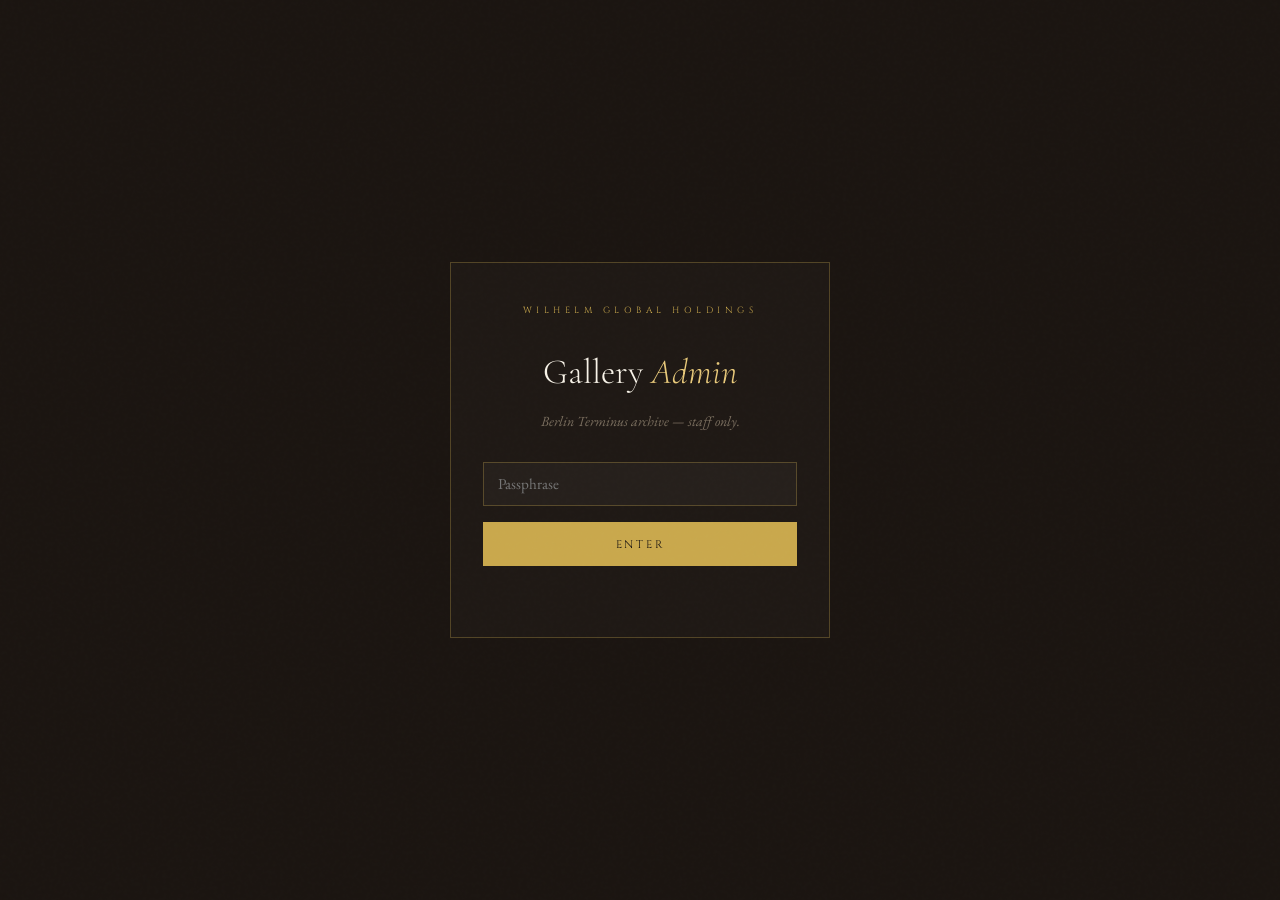
<file: admin.html>
<!DOCTYPE html>
<html lang="en">
<head>
<meta charset="UTF-8">
<meta name="viewport" content="width=device-width, initial-scale=1.0, viewport-fit=cover">
<title>Gallery Admin &mdash; Wilhelm Global Holdings</title>
<meta name="robots" content="noindex, nofollow">
<meta name="theme-color" content="#C9A84C">
<link rel="icon" href="favicon.ico" sizes="any">
<link rel="icon" type="image/png" sizes="32x32" href="assets/img/favicon-32.png">
<link rel="apple-touch-icon" href="assets/img/apple-touch-icon.png">

<link rel="preconnect" href="https://fonts.googleapis.com">
<link rel="preconnect" href="https://fonts.gstatic.com" crossorigin>
<link href="https://fonts.googleapis.com/css2?family=Cormorant+Garamond:ital,wght@0,300;0,400;0,600;1,300;1,400&family=Cinzel:wght@400;600&family=EB+Garamond:ital,wght@0,400;1,400&display=swap" rel="stylesheet">
<link rel="stylesheet" href="assets/css/site.css">
<link rel="stylesheet" href="assets/css/admin.css">
</head>
<body>

<!-- ── PASSPHRASE GATE ── -->
<div id="gate" class="gate">
  <form id="gateForm" class="gate-card">
    <span class="subpage-label">Wilhelm Global Holdings</span>
    <h1 class="gate-title">Gallery <em>Admin</em></h1>
    <p class="gate-note">Berlin Terminus archive &mdash; staff only.</p>
    <input id="gatePass" type="password" placeholder="Passphrase" autocomplete="current-password">
    <button type="submit" class="btn-primary">Enter</button>
    <p id="gateErr" class="gate-err"></p>
  </form>
</div>

<!-- ── PANEL ── -->
<div id="app" class="hidden">

  <header class="admin-bar">
    <div class="admin-bar-left">
      <a href="gallery.html" class="admin-brand">Wilhelm Global Holdings</a>
      <span class="admin-sub">Gallery Admin</span>
    </div>
    <div class="admin-bar-right">
      <span id="pendingCount" class="admin-pending"></span>
      <span id="progress" class="admin-progress"></span>
      <button id="tokenPill" class="pill pill--no">No GitHub token</button>
      <button id="tokenBtn" class="mini">Token</button>
      <button id="publishBtn" class="btn-primary btn-publish" disabled>Publish</button>
      <button id="lockBtn" class="mini">Lock</button>
    </div>
  </header>

  <main class="admin-main">

    <div class="admin-cats">
      <div id="catTabs" class="cat-tabs"></div>
      <div class="cat-buttons">
        <button id="addCatBtn" class="mini">+ Category</button>
        <button id="delCatBtn" class="mini mini--danger">Delete category</button>
      </div>
    </div>

    <section class="admin-panel">
      <label class="admin-label" for="catName">Category name</label>
      <input id="catName" class="admin-input" placeholder="Category name">
      <label class="admin-label" for="catIntro">Intro paragraph</label>
      <textarea id="catIntro" class="admin-input" rows="2"
                placeholder="Shown above the grid for this category"></textarea>
    </section>

    <div id="dropzone" class="dropzone">
      <strong>Drag photographs here</strong>
      <span>or click to choose files &middot; they are resized to 1600px
            (plus a 600px thumbnail) before upload</span>
      <input id="fileInput" type="file" accept="image/*" multiple hidden>
    </div>

    <div id="photoList" class="photo-list"></div>

    <p class="admin-footnote">
      Photographs upload straight to
      <code>ClauClau1/Wilhelm-Global-Holdings</code> on <code>main</code>.
      Your token stays in this browser and is only ever sent to
      <code>api.github.com</code>.
    </p>
  </main>
</div>

<!-- ── TOKEN DIALOG ── -->
<dialog id="tokenDialog" class="token-dialog">
  <h2 class="token-title">GitHub token</h2>
  <p class="token-note">
    Create a <strong>fine-grained personal access token</strong> at
    <em>github.com &rarr; Settings &rarr; Developer settings &rarr;
    Personal access tokens &rarr; Fine-grained tokens</em>.<br>
    Limit it to the <code>Wilhelm-Global-Holdings</code> repository only, and give it
    a single permission: <strong>Contents: Read and write</strong>.
  </p>
  <input id="tokenInput" type="password" class="admin-input"
         placeholder="github_pat_..." autocomplete="off">
  <p class="token-warn">
    Stored in this browser's localStorage. Anyone with access to this
    computer's browser profile can read it &mdash; use a short expiry, and
    press Clear when you are done on a shared machine.
  </p>
  <div class="token-actions">
    <button id="tokenClear" class="mini mini--danger">Clear</button>
    <form method="dialog"><button class="mini">Cancel</button></form>
    <button id="tokenSave" class="btn-primary">Save</button>
  </div>
</dialog>

<!-- ── PROMPT / CONFIRM DIALOG ── -->
<!-- Replaces window.prompt/confirm, which some browsers and embedded
     webviews refuse to show. -->
<dialog id="askDialog" class="token-dialog">
  <h2 class="token-title" id="askTitle">&nbsp;</h2>
  <p class="token-note" id="askBody"></p>
  <input id="askInput" class="admin-input" autocomplete="off">
  <div class="token-actions">
    <button id="askCancel" class="mini">Cancel</button>
    <button id="askOk" class="btn-primary">OK</button>
  </div>
</dialog>

<div id="toast" class="toast"></div>

<script src="assets/gallery/photos.js" defer></script>
<script src="assets/js/admin.js" defer></script>
</body>
</html>
</file>
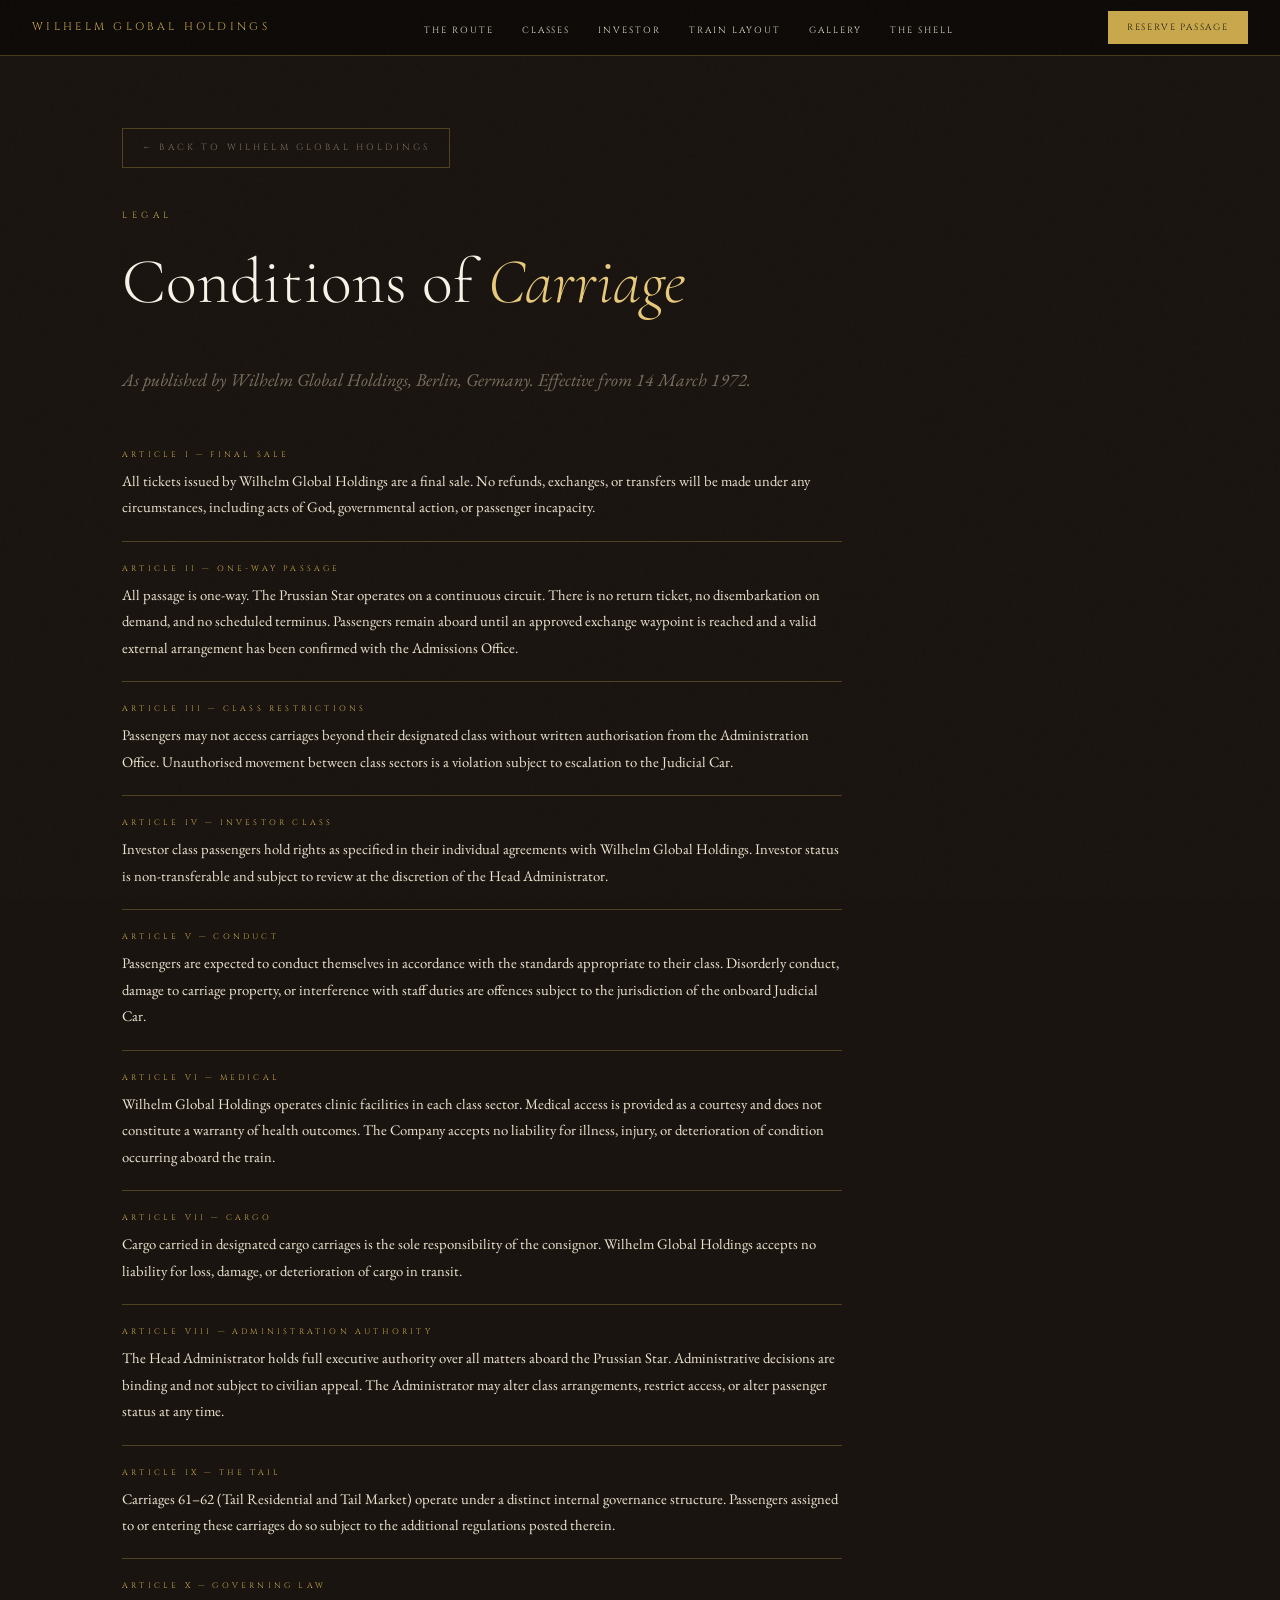
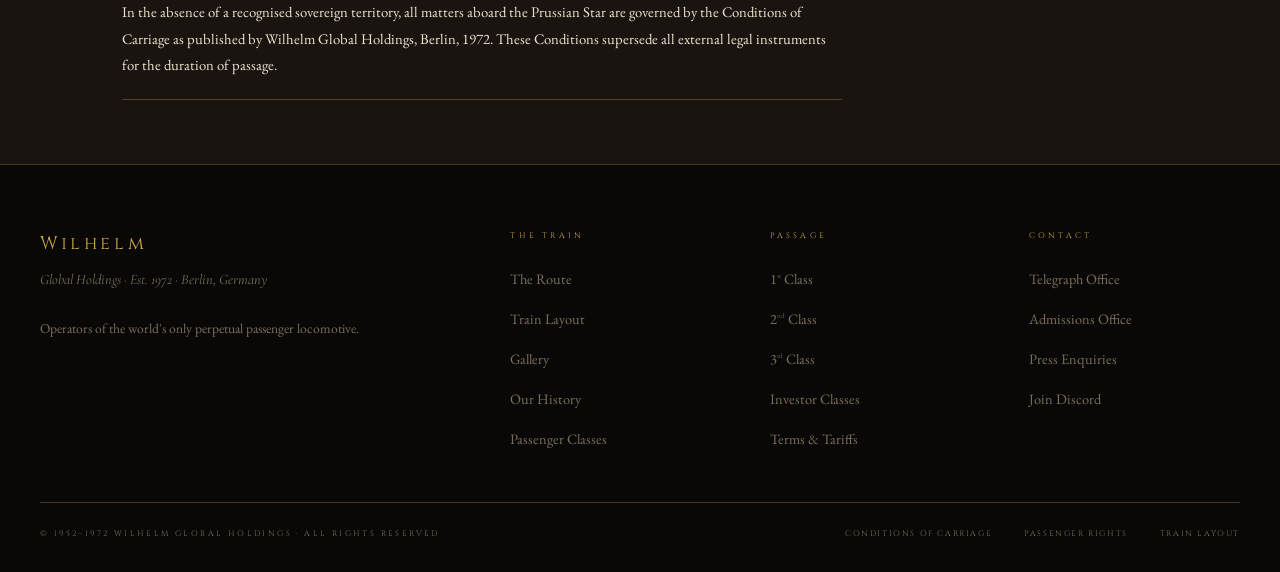
<file: conditions.html>
<!DOCTYPE html>
<html lang="en">
<head>
<meta charset="UTF-8">
<meta name="viewport" content="width=device-width, initial-scale=1.0, viewport-fit=cover">
<title>Conditions of Carriage &mdash; Wilhelm Global Holdings</title>
<meta name="description" content="The Conditions of Carriage as published by Wilhelm Global Holdings, Berlin. Effective from 14 March 1972.">
<meta name="author" content="Wilhelm Global Holdings">
<meta name="theme-color" content="#C9A84C">
<link rel="canonical" href="https://clauclau1.github.io/Wilhelm-Global-Holdings/conditions.html">

<link rel="icon" href="favicon.ico" sizes="any">
<link rel="icon" type="image/png" sizes="32x32" href="assets/img/favicon-32.png">
<link rel="apple-touch-icon" href="assets/img/apple-touch-icon.png">

<meta property="og:type" content="website">
<meta property="og:title" content="Conditions of Carriage &mdash; Wilhelm Global Holdings">
<meta property="og:description" content="The Conditions of Carriage as published by Wilhelm Global Holdings, Berlin. Effective from 14 March 1972.">
<meta property="og:url" content="https://clauclau1.github.io/Wilhelm-Global-Holdings/conditions.html">
<meta property="og:site_name" content="Wilhelm Global Holdings">
<meta property="og:image" content="https://clauclau1.github.io/Wilhelm-Global-Holdings/og-image.jpg">
<meta property="og:image:width" content="1200">
<meta property="og:image:height" content="630">
<meta property="og:locale" content="en_GB">
<meta name="twitter:card" content="summary_large_image">
<meta name="twitter:title" content="Conditions of Carriage &mdash; Wilhelm Global Holdings">
<meta name="twitter:description" content="The Conditions of Carriage as published by Wilhelm Global Holdings, Berlin. Effective from 14 March 1972.">
<meta name="twitter:image" content="https://clauclau1.github.io/Wilhelm-Global-Holdings/og-image.jpg">

<link rel="preconnect" href="https://fonts.googleapis.com">
<link rel="preconnect" href="https://fonts.gstatic.com" crossorigin>
<link href="https://fonts.googleapis.com/css2?family=Cormorant+Garamond:ital,wght@0,300;0,400;0,600;1,300;1,400&family=Cinzel:wght@400;600&family=EB+Garamond:ital,wght@0,400;1,400&display=swap" rel="stylesheet">
<link rel="stylesheet" href="assets/css/site.css">

<!-- Google tag (gtag.js) -->
<script async src="https://www.googletagmanager.com/gtag/js?id=G-6S53D6ZKQ1"></script>
<script>
  window.dataLayer = window.dataLayer || [];
  function gtag(){dataLayer.push(arguments);}
  gtag('js', new Date());
  gtag('config', 'G-6S53D6ZKQ1');
</script>
</head>
<body>
<nav>
  <button class="nav-hamburger" id="navHamburger" onclick="toggleMobileMenu()" aria-label="Open menu">
    <span></span><span></span><span></span>
  </button>
  <a href="index.html" class="nav-logo">Wilhelm Global Holdings</a>
  <ul class="nav-links">
    <li><a href="route.html">The Route</a></li>
    <li><a href="index.html#classes">Classes</a></li>
    <li><a href="index.html#investor" class="nav-investor">Investor</a></li>
    <li><a href="layout.html">Train Layout</a></li>
    <li><a href="gallery.html">Gallery</a></li>
    <li><a href="index.html#engineering">The Shell</a></li>
  </ul>
  <a href="index.html#booking" class="nav-cta">Reserve Passage</a>
</nav>

<!-- MOBILE SLIDE MENU -->
<div id="mobileMenuOverlay" onclick="closeMobileMenu()"></div>
<div id="mobileMenu">
  <div class="mobile-menu-header">
    <span class="mobile-menu-brand">Wilhelm Global Holdings</span>
    <button onclick="closeMobileMenu()" class="mobile-menu-close" aria-label="Close menu">&#10005;</button>
  </div>
  <div class="mobile-menu-nav">
    <a href="route.html">The Route</a>
    <a href="index.html#classes" onclick="closeMobileMenu()">Classes</a>
    <a href="index.html#investor" onclick="closeMobileMenu()">Investor Classes</a>
    <a href="layout.html">Train Layout</a>
    <a href="gallery.html">Gallery</a>
    <a href="history.html">Our History</a>
    <a href="index.html#engineering" onclick="closeMobileMenu()">The Shell</a>
    <a href="index.html#departments" onclick="closeMobileMenu()">Departments</a>
    <a href="index.html#booking" onclick="closeMobileMenu()" class="mobile-reserve">Reserve Passage</a>
  </div>
  <div class="mobile-menu-footer">
    <a href="https://discord.gg/m9tag3YE6q" target="_blank" rel="noopener" class="mobile-menu-discord">Join Discord</a>
    <span class="mobile-menu-copy">&copy; 1972 Wilhelm Global Holdings &middot; Berlin</span>
  </div>
</div>

<main class="subpage">
  <a class="subpage-back" href="index.html">&larr; Back to Wilhelm Global Holdings</a>
    <span style="display:block;font-family:'Cinzel',serif;font-size:9px;letter-spacing:0.5em;text-transform:uppercase;color:var(--gold);margin-bottom:1.5rem;">Legal</span>
    <h1 style="font-family:'Cormorant Garamond',serif;font-size:clamp(2.2rem,5vw,4rem);font-weight:300;color:var(--ivory);line-height:1.1;margin-bottom:3rem;">Conditions of <em style="font-style:italic;color:var(--gold-light);">Carriage</em></h1>
    <div style="max-width:720px;">
      <p style="color:var(--muted);font-style:italic;margin-bottom:2rem;">As published by Wilhelm Global Holdings, Berlin, Germany. Effective from 14 March 1972.</p>
      <div id="conditions-list"></div>
    </div>
</main>

<footer>
  <div class="footer-grid">
    <div>
      <span class="footer-brand">Wilhelm</span>
      <p class="footer-tagline">Global Holdings &middot; Est. 1972 &middot; Berlin, Germany</p>
      <p class="footer-desc">Operators of the world's only perpetual passenger locomotive.</p>
    </div>
    <div>
      <span class="footer-col-title">The Train</span>
      <ul class="footer-links">
        <li><a href="route.html">The Route</a></li>
        <li><a href="layout.html">Train Layout</a></li>
        <li><a href="gallery.html">Gallery</a></li>
        <li><a href="history.html">Our History</a></li>
        <li><a href="index.html#classes">Passenger Classes</a></li>
      </ul>
    </div>
    <div>
      <span class="footer-col-title">Passage</span>
      <ul class="footer-links">
        <li><a href="index.html#class-1st">1<sup>st</sup> Class</a></li>
        <li><a href="index.html#class-2nd">2<sup>nd</sup> Class</a></li>
        <li><a href="index.html#class-3rd">3<sup>rd</sup> Class</a></li>
        <li><a href="index.html#investor">Investor Classes</a></li>
        <li><a href="tariffs.html">Terms &amp; Tariffs</a></li>
      </ul>
    </div>
    <div>
      <span class="footer-col-title">Contact</span>
      <ul class="footer-links">
        <li><a href="index.html#page=telegraph">Telegraph Office</a></li>
        <li><a href="index.html#page=admissions">Admissions Office</a></li>
        <li><a href="index.html#page=press">Press Enquiries</a></li>
        <li><a href="https://discord.gg/m9tag3YE6q" target="_blank" rel="noopener">Join Discord</a></li>
      </ul>
    </div>
  </div>

  <div class="footer-bottom">
    <span class="footer-copyright">&copy; 1952&ndash;1972 Wilhelm Global Holdings &middot; All Rights Reserved</span>
    <div class="footer-legal">
      <a href="conditions.html">Conditions of Carriage</a>
      <a href="index.html#page=rights">Passenger Rights</a>
      <a href="layout.html">Train Layout</a>
    </div>
  </div>
</footer>

<script src="assets/js/site.js" defer></script>
<script src="assets/js/conditions.js" defer></script>
</body>
</html>
</file>
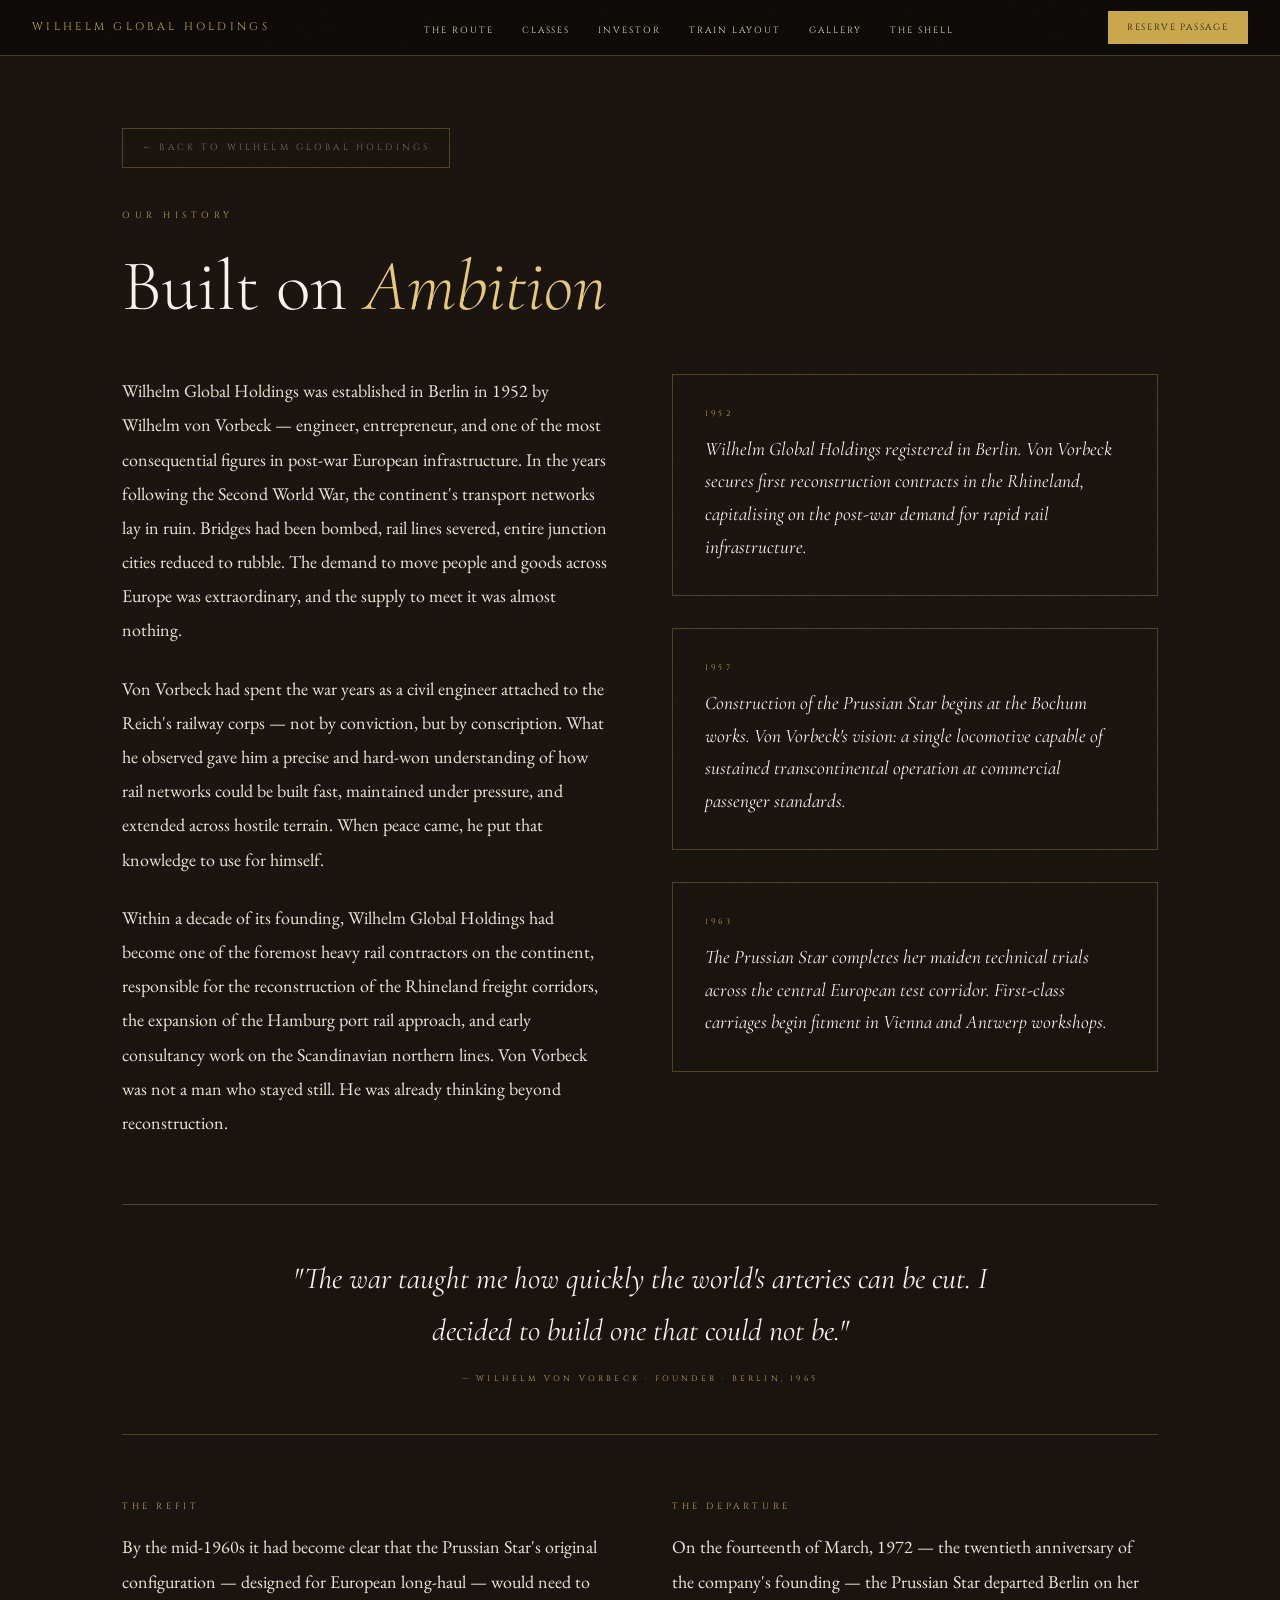
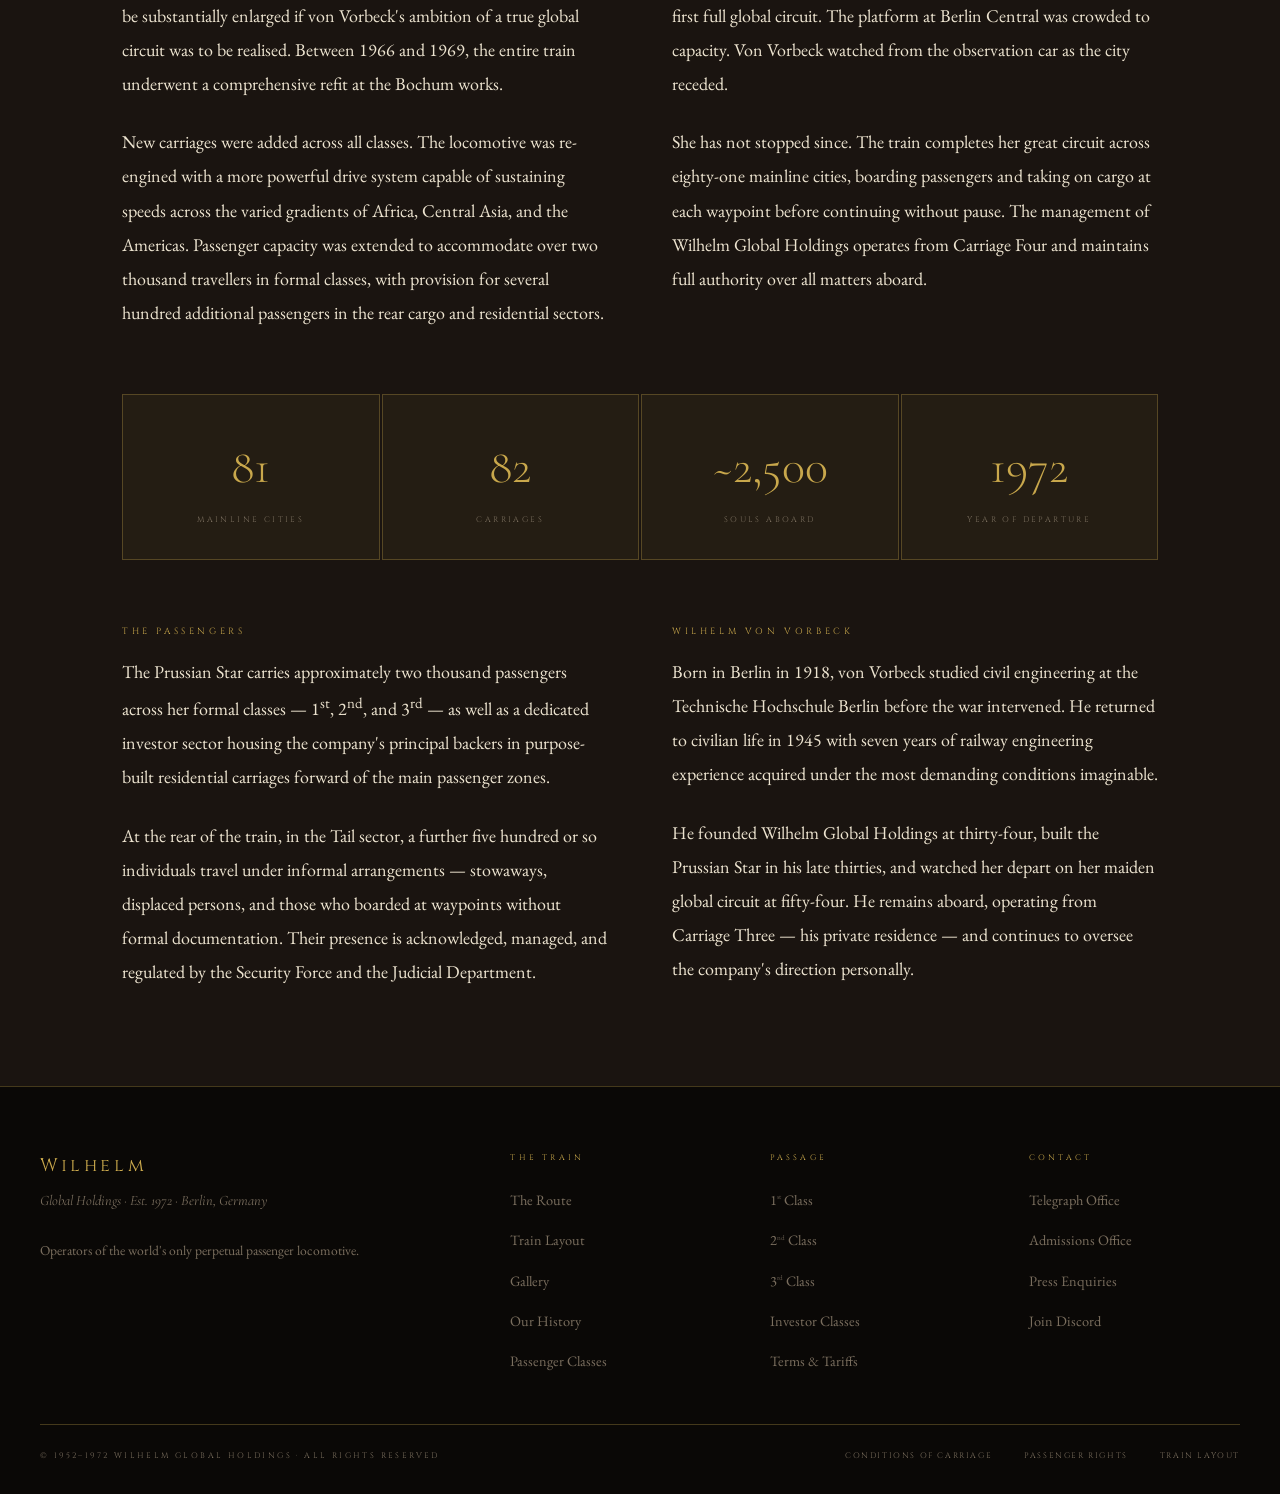
<file: history.html>
<!DOCTYPE html>
<html lang="en">
<head>
<meta charset="UTF-8">
<meta name="viewport" content="width=device-width, initial-scale=1.0, viewport-fit=cover">
<title>Our History &mdash; Wilhelm Global Holdings</title>
<meta name="description" content="Wilhelm Global Holdings, established in Berlin in 1952 by Wilhelm von Vorbeck &mdash; and the building of the Prussian Star.">
<meta name="author" content="Wilhelm Global Holdings">
<meta name="theme-color" content="#C9A84C">
<link rel="canonical" href="https://clauclau1.github.io/Wilhelm-Global-Holdings/history.html">

<link rel="icon" href="favicon.ico" sizes="any">
<link rel="icon" type="image/png" sizes="32x32" href="assets/img/favicon-32.png">
<link rel="apple-touch-icon" href="assets/img/apple-touch-icon.png">

<meta property="og:type" content="website">
<meta property="og:title" content="Our History &mdash; Wilhelm Global Holdings">
<meta property="og:description" content="Wilhelm Global Holdings, established in Berlin in 1952 by Wilhelm von Vorbeck &mdash; and the building of the Prussian Star.">
<meta property="og:url" content="https://clauclau1.github.io/Wilhelm-Global-Holdings/history.html">
<meta property="og:site_name" content="Wilhelm Global Holdings">
<meta property="og:image" content="https://clauclau1.github.io/Wilhelm-Global-Holdings/og-image.jpg">
<meta property="og:image:width" content="1200">
<meta property="og:image:height" content="630">
<meta property="og:locale" content="en_GB">
<meta name="twitter:card" content="summary_large_image">
<meta name="twitter:title" content="Our History &mdash; Wilhelm Global Holdings">
<meta name="twitter:description" content="Wilhelm Global Holdings, established in Berlin in 1952 by Wilhelm von Vorbeck &mdash; and the building of the Prussian Star.">
<meta name="twitter:image" content="https://clauclau1.github.io/Wilhelm-Global-Holdings/og-image.jpg">

<link rel="preconnect" href="https://fonts.googleapis.com">
<link rel="preconnect" href="https://fonts.gstatic.com" crossorigin>
<link href="https://fonts.googleapis.com/css2?family=Cormorant+Garamond:ital,wght@0,300;0,400;0,600;1,300;1,400&family=Cinzel:wght@400;600&family=EB+Garamond:ital,wght@0,400;1,400&display=swap" rel="stylesheet">
<link rel="stylesheet" href="assets/css/site.css">

<!-- Google tag (gtag.js) -->
<script async src="https://www.googletagmanager.com/gtag/js?id=G-6S53D6ZKQ1"></script>
<script>
  window.dataLayer = window.dataLayer || [];
  function gtag(){dataLayer.push(arguments);}
  gtag('js', new Date());
  gtag('config', 'G-6S53D6ZKQ1');
</script>
</head>
<body>
<nav>
  <button class="nav-hamburger" id="navHamburger" onclick="toggleMobileMenu()" aria-label="Open menu">
    <span></span><span></span><span></span>
  </button>
  <a href="index.html" class="nav-logo">Wilhelm Global Holdings</a>
  <ul class="nav-links">
    <li><a href="route.html">The Route</a></li>
    <li><a href="index.html#classes">Classes</a></li>
    <li><a href="index.html#investor" class="nav-investor">Investor</a></li>
    <li><a href="layout.html">Train Layout</a></li>
    <li><a href="gallery.html">Gallery</a></li>
    <li><a href="index.html#engineering">The Shell</a></li>
  </ul>
  <a href="index.html#booking" class="nav-cta">Reserve Passage</a>
</nav>

<!-- MOBILE SLIDE MENU -->
<div id="mobileMenuOverlay" onclick="closeMobileMenu()"></div>
<div id="mobileMenu">
  <div class="mobile-menu-header">
    <span class="mobile-menu-brand">Wilhelm Global Holdings</span>
    <button onclick="closeMobileMenu()" class="mobile-menu-close" aria-label="Close menu">&#10005;</button>
  </div>
  <div class="mobile-menu-nav">
    <a href="route.html">The Route</a>
    <a href="index.html#classes" onclick="closeMobileMenu()">Classes</a>
    <a href="index.html#investor" onclick="closeMobileMenu()">Investor Classes</a>
    <a href="layout.html">Train Layout</a>
    <a href="gallery.html">Gallery</a>
    <a href="history.html">Our History</a>
    <a href="index.html#engineering" onclick="closeMobileMenu()">The Shell</a>
    <a href="index.html#departments" onclick="closeMobileMenu()">Departments</a>
    <a href="index.html#booking" onclick="closeMobileMenu()" class="mobile-reserve">Reserve Passage</a>
  </div>
  <div class="mobile-menu-footer">
    <a href="https://discord.gg/m9tag3YE6q" target="_blank" rel="noopener" class="mobile-menu-discord">Join Discord</a>
    <span class="mobile-menu-copy">&copy; 1972 Wilhelm Global Holdings &middot; Berlin</span>
  </div>
</div>

<main class="subpage">
  <a class="subpage-back" href="index.html">&larr; Back to Wilhelm Global Holdings</a>
    <span style="display:block;font-family:'Cinzel',serif;font-size:9px;letter-spacing:0.5em;text-transform:uppercase;color:var(--gold);margin-bottom:1.5rem;">Our History</span>
    <h1 style="font-family:'Cormorant Garamond',serif;font-size:clamp(2.5rem,6vw,4.5rem);font-weight:300;color:var(--ivory);line-height:1.1;margin-bottom:3rem;">Built on <em style="font-style:italic;color:var(--gold-light);">Ambition</em></h1>

    <div class="grid-2 gap-lg" style="margin-bottom:4rem;">
      <div>
        <p style="color:var(--ivory-dark);line-height:1.9;margin-bottom:1.5rem;">Wilhelm Global Holdings was established in Berlin in 1952 by Wilhelm von Vorbeck — engineer, entrepreneur, and one of the most consequential figures in post-war European infrastructure. In the years following the Second World War, the continent's transport networks lay in ruin. Bridges had been bombed, rail lines severed, entire junction cities reduced to rubble. The demand to move people and goods across Europe was extraordinary, and the supply to meet it was almost nothing.</p>
        <p style="color:var(--ivory-dark);line-height:1.9;margin-bottom:1.5rem;">Von Vorbeck had spent the war years as a civil engineer attached to the Reich's railway corps — not by conviction, but by conscription. What he observed gave him a precise and hard-won understanding of how rail networks could be built fast, maintained under pressure, and extended across hostile terrain. When peace came, he put that knowledge to use for himself.</p>
        <p style="color:var(--ivory-dark);line-height:1.9;">Within a decade of its founding, Wilhelm Global Holdings had become one of the foremost heavy rail contractors on the continent, responsible for the reconstruction of the Rhineland freight corridors, the expansion of the Hamburg port rail approach, and early consultancy work on the Scandinavian northern lines. Von Vorbeck was not a man who stayed still. He was already thinking beyond reconstruction.</p>
      </div>
      <div>
        <div style="border:0.5px solid var(--border);padding:2rem;margin-bottom:2rem;">
          <span style="font-family:'Cinzel',serif;font-size:8px;letter-spacing:0.4em;text-transform:uppercase;color:var(--gold);display:block;margin-bottom:0.75rem;">1952</span>
          <p style="font-family:'Cormorant Garamond',serif;font-size:1.2rem;font-style:italic;color:var(--ivory);">Wilhelm Global Holdings registered in Berlin. Von Vorbeck secures first reconstruction contracts in the Rhineland, capitalising on the post-war demand for rapid rail infrastructure.</p>
        </div>
        <div style="border:0.5px solid var(--border);padding:2rem;margin-bottom:2rem;">
          <span style="font-family:'Cinzel',serif;font-size:8px;letter-spacing:0.4em;text-transform:uppercase;color:var(--gold);display:block;margin-bottom:0.75rem;">1957</span>
          <p style="font-family:'Cormorant Garamond',serif;font-size:1.2rem;font-style:italic;color:var(--ivory);">Construction of the Prussian Star begins at the Bochum works. Von Vorbeck's vision: a single locomotive capable of sustained transcontinental operation at commercial passenger standards.</p>
        </div>
        <div style="border:0.5px solid var(--border);padding:2rem;">
          <span style="font-family:'Cinzel',serif;font-size:8px;letter-spacing:0.4em;text-transform:uppercase;color:var(--gold);display:block;margin-bottom:0.75rem;">1963</span>
          <p style="font-family:'Cormorant Garamond',serif;font-size:1.2rem;font-style:italic;color:var(--ivory);">The Prussian Star completes her maiden technical trials across the central European test corridor. First-class carriages begin fitment in Vienna and Antwerp workshops.</p>
        </div>
      </div>
    </div>

    <div style="border-top:0.5px solid var(--border);border-bottom:0.5px solid var(--border);padding:3rem 0;margin-bottom:4rem;text-align:center;">
      <p style="font-family:'Cormorant Garamond',serif;font-size:clamp(1.3rem,3vw,1.9rem);font-style:italic;color:var(--ivory);max-width:700px;margin:0 auto;">"The war taught me how quickly the world's arteries can be cut. I decided to build one that could not be."</p>
      <p style="font-family:'Cinzel',serif;font-size:8px;letter-spacing:0.4em;text-transform:uppercase;color:var(--gold);margin-top:1rem;">— Wilhelm von Vorbeck · Founder · Berlin, 1965</p>
    </div>

    <div class="grid-2 gap-lg" style="margin-bottom:4rem;">
      <div>
        <span style="font-family:'Cinzel',serif;font-size:9px;letter-spacing:0.4em;text-transform:uppercase;color:var(--gold);display:block;margin-bottom:1rem;">The Refit</span>
        <p style="color:var(--ivory-dark);line-height:1.9;margin-bottom:1.5rem;">By the mid-1960s it had become clear that the Prussian Star's original configuration — designed for European long-haul — would need to be substantially enlarged if von Vorbeck's ambition of a true global circuit was to be realised. Between 1966 and 1969, the entire train underwent a comprehensive refit at the Bochum works.</p>
        <p style="color:var(--ivory-dark);line-height:1.9;">New carriages were added across all classes. The locomotive was re-engined with a more powerful drive system capable of sustaining speeds across the varied gradients of Africa, Central Asia, and the Americas. Passenger capacity was extended to accommodate over two thousand travellers in formal classes, with provision for several hundred additional passengers in the rear cargo and residential sectors.</p>
      </div>
      <div>
        <span style="font-family:'Cinzel',serif;font-size:9px;letter-spacing:0.4em;text-transform:uppercase;color:var(--gold);display:block;margin-bottom:1rem;">The Departure</span>
        <p style="color:var(--ivory-dark);line-height:1.9;margin-bottom:1.5rem;">On the fourteenth of March, 1972 — the twentieth anniversary of the company's founding — the Prussian Star departed Berlin on her first full global circuit. The platform at Berlin Central was crowded to capacity. Von Vorbeck watched from the observation car as the city receded.</p>
        <p style="color:var(--ivory-dark);line-height:1.9;">She has not stopped since. The train completes her great circuit across eighty-one mainline cities, boarding passengers and taking on cargo at each waypoint before continuing without pause. The management of Wilhelm Global Holdings operates from Carriage Four and maintains full authority over all matters aboard.</p>
      </div>
    </div>

    <div class="grid-4 gap-xs" style="margin-bottom:4rem;">
      <div style="background:rgba(201,168,76,0.06);border:0.5px solid var(--border);padding:2rem;text-align:center;">
        <div style="font-family:'Cormorant Garamond',serif;font-size:3rem;font-weight:300;color:var(--gold);">81</div>
        <div style="font-family:'Cinzel',serif;font-size:8px;letter-spacing:0.3em;text-transform:uppercase;color:var(--muted);margin-top:0.25rem;">Mainline Cities</div>
      </div>
      <div style="background:rgba(201,168,76,0.06);border:0.5px solid var(--border);padding:2rem;text-align:center;">
        <div style="font-family:'Cormorant Garamond',serif;font-size:3rem;font-weight:300;color:var(--gold);">82</div>
        <div style="font-family:'Cinzel',serif;font-size:8px;letter-spacing:0.3em;text-transform:uppercase;color:var(--muted);margin-top:0.25rem;">Carriages</div>
      </div>
      <div style="background:rgba(201,168,76,0.06);border:0.5px solid var(--border);padding:2rem;text-align:center;">
        <div style="font-family:'Cormorant Garamond',serif;font-size:3rem;font-weight:300;color:var(--gold);">~2,500</div>
        <div style="font-family:'Cinzel',serif;font-size:8px;letter-spacing:0.3em;text-transform:uppercase;color:var(--muted);margin-top:0.25rem;">Souls Aboard</div>
      </div>
      <div style="background:rgba(201,168,76,0.06);border:0.5px solid var(--border);padding:2rem;text-align:center;">
        <div style="font-family:'Cormorant Garamond',serif;font-size:3rem;font-weight:300;color:var(--gold);">1972</div>
        <div style="font-family:'Cinzel',serif;font-size:8px;letter-spacing:0.3em;text-transform:uppercase;color:var(--muted);margin-top:0.25rem;">Year of Departure</div>
      </div>
    </div>

    <div class="grid-2 gap-lg" style="margin-bottom:2rem;">
      <div>
        <span style="font-family:'Cinzel',serif;font-size:9px;letter-spacing:0.4em;text-transform:uppercase;color:var(--gold);display:block;margin-bottom:1rem;">The Passengers</span>
        <p style="color:var(--ivory-dark);line-height:1.9;margin-bottom:1.5rem;">The Prussian Star carries approximately two thousand passengers across her formal classes — 1<sup>st</sup>, 2<sup>nd</sup>, and 3<sup>rd</sup> — as well as a dedicated investor sector housing the company's principal backers in purpose-built residential carriages forward of the main passenger zones.</p>
        <p style="color:var(--ivory-dark);line-height:1.9;">At the rear of the train, in the Tail sector, a further five hundred or so individuals travel under informal arrangements — stowaways, displaced persons, and those who boarded at waypoints without formal documentation. Their presence is acknowledged, managed, and regulated by the Security Force and the Judicial Department.</p>
      </div>
      <div>
        <span style="font-family:'Cinzel',serif;font-size:9px;letter-spacing:0.4em;text-transform:uppercase;color:var(--gold);display:block;margin-bottom:1rem;">Wilhelm von Vorbeck</span>
        <p style="color:var(--ivory-dark);line-height:1.9;margin-bottom:1.5rem;">Born in Berlin in 1918, von Vorbeck studied civil engineering at the Technische Hochschule Berlin before the war intervened. He returned to civilian life in 1945 with seven years of railway engineering experience acquired under the most demanding conditions imaginable.</p>
        <p style="color:var(--ivory-dark);line-height:1.9;">He founded Wilhelm Global Holdings at thirty-four, built the Prussian Star in his late thirties, and watched her depart on her maiden global circuit at fifty-four. He remains aboard, operating from Carriage Three — his private residence — and continues to oversee the company's direction personally.</p>
      </div>
    </div>
</main>

<footer>
  <div class="footer-grid">
    <div>
      <span class="footer-brand">Wilhelm</span>
      <p class="footer-tagline">Global Holdings &middot; Est. 1972 &middot; Berlin, Germany</p>
      <p class="footer-desc">Operators of the world's only perpetual passenger locomotive.</p>
    </div>
    <div>
      <span class="footer-col-title">The Train</span>
      <ul class="footer-links">
        <li><a href="route.html">The Route</a></li>
        <li><a href="layout.html">Train Layout</a></li>
        <li><a href="gallery.html">Gallery</a></li>
        <li><a href="history.html">Our History</a></li>
        <li><a href="index.html#classes">Passenger Classes</a></li>
      </ul>
    </div>
    <div>
      <span class="footer-col-title">Passage</span>
      <ul class="footer-links">
        <li><a href="index.html#class-1st">1<sup>st</sup> Class</a></li>
        <li><a href="index.html#class-2nd">2<sup>nd</sup> Class</a></li>
        <li><a href="index.html#class-3rd">3<sup>rd</sup> Class</a></li>
        <li><a href="index.html#investor">Investor Classes</a></li>
        <li><a href="tariffs.html">Terms &amp; Tariffs</a></li>
      </ul>
    </div>
    <div>
      <span class="footer-col-title">Contact</span>
      <ul class="footer-links">
        <li><a href="index.html#page=telegraph">Telegraph Office</a></li>
        <li><a href="index.html#page=admissions">Admissions Office</a></li>
        <li><a href="index.html#page=press">Press Enquiries</a></li>
        <li><a href="https://discord.gg/m9tag3YE6q" target="_blank" rel="noopener">Join Discord</a></li>
      </ul>
    </div>
  </div>

  <div class="footer-bottom">
    <span class="footer-copyright">&copy; 1952&ndash;1972 Wilhelm Global Holdings &middot; All Rights Reserved</span>
    <div class="footer-legal">
      <a href="conditions.html">Conditions of Carriage</a>
      <a href="index.html#page=rights">Passenger Rights</a>
      <a href="layout.html">Train Layout</a>
    </div>
  </div>
</footer>

<script src="assets/js/site.js" defer></script>

</body>
</html>
</file>
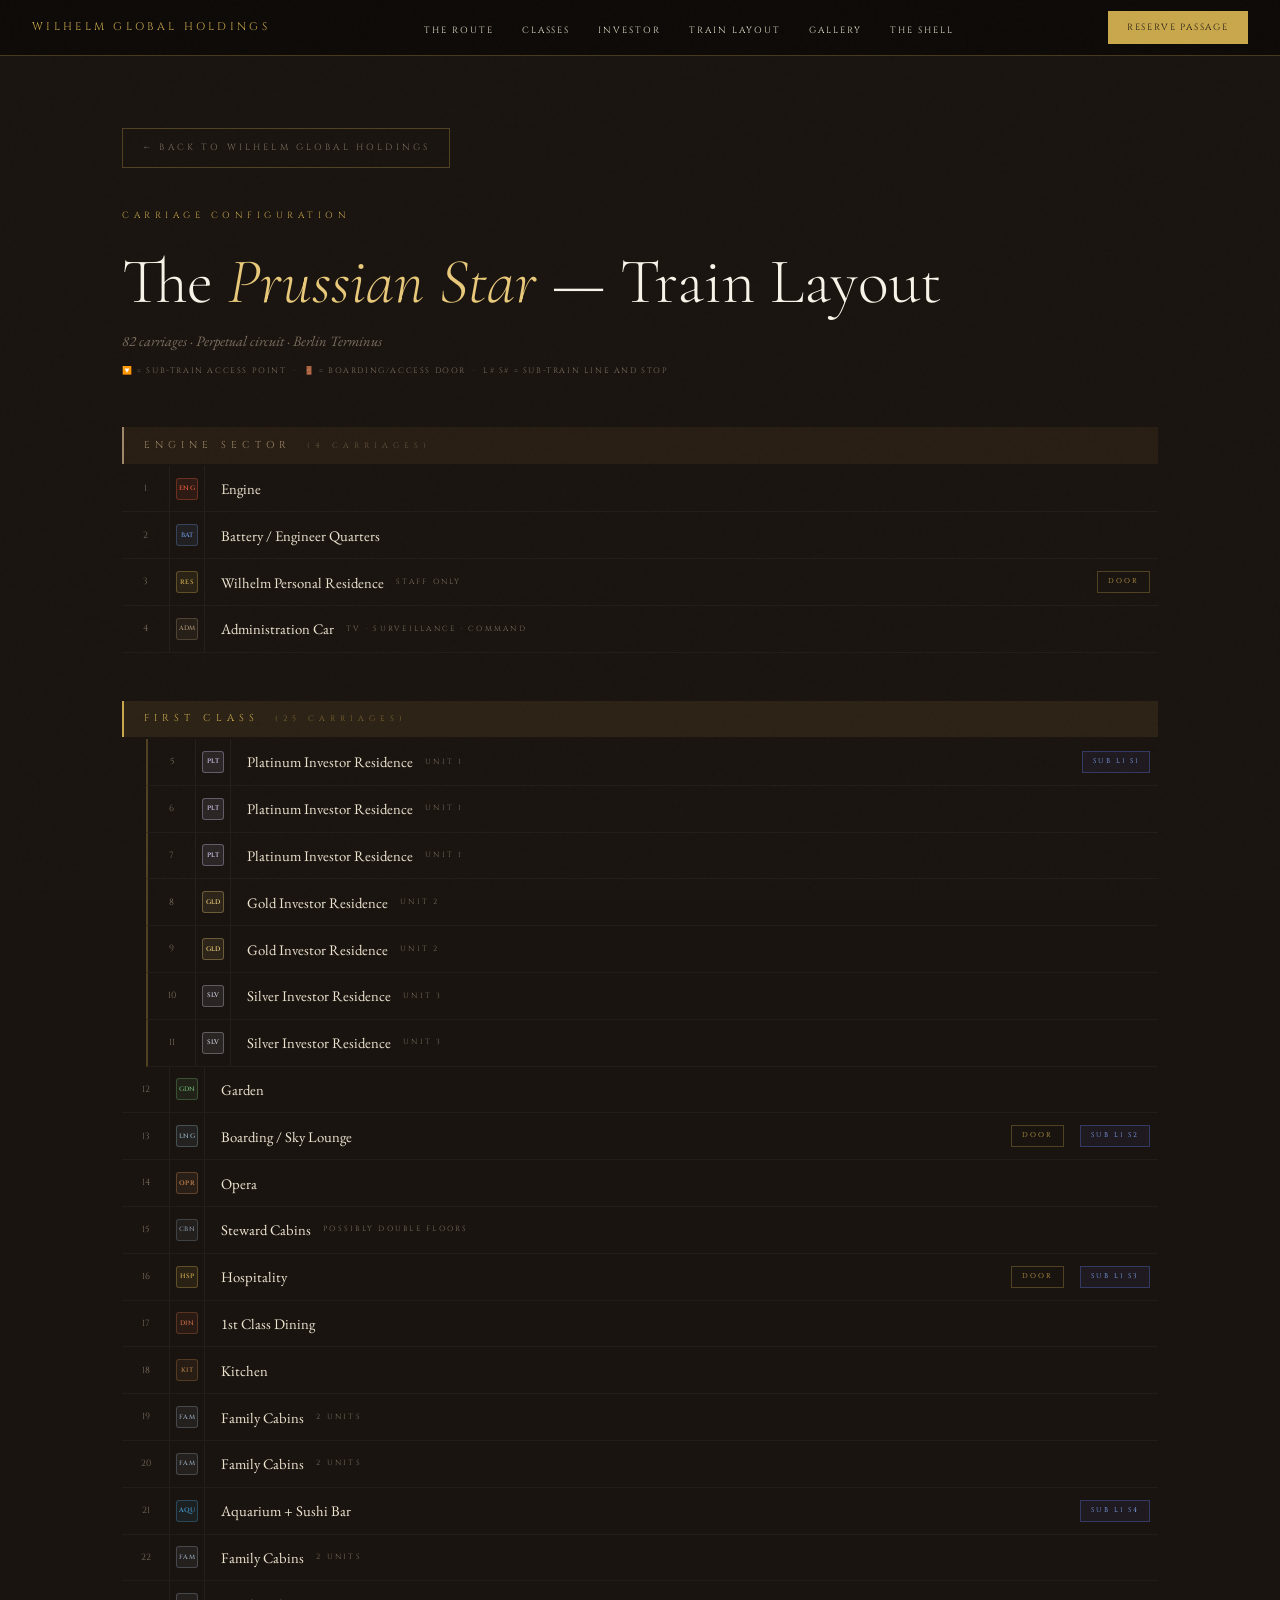
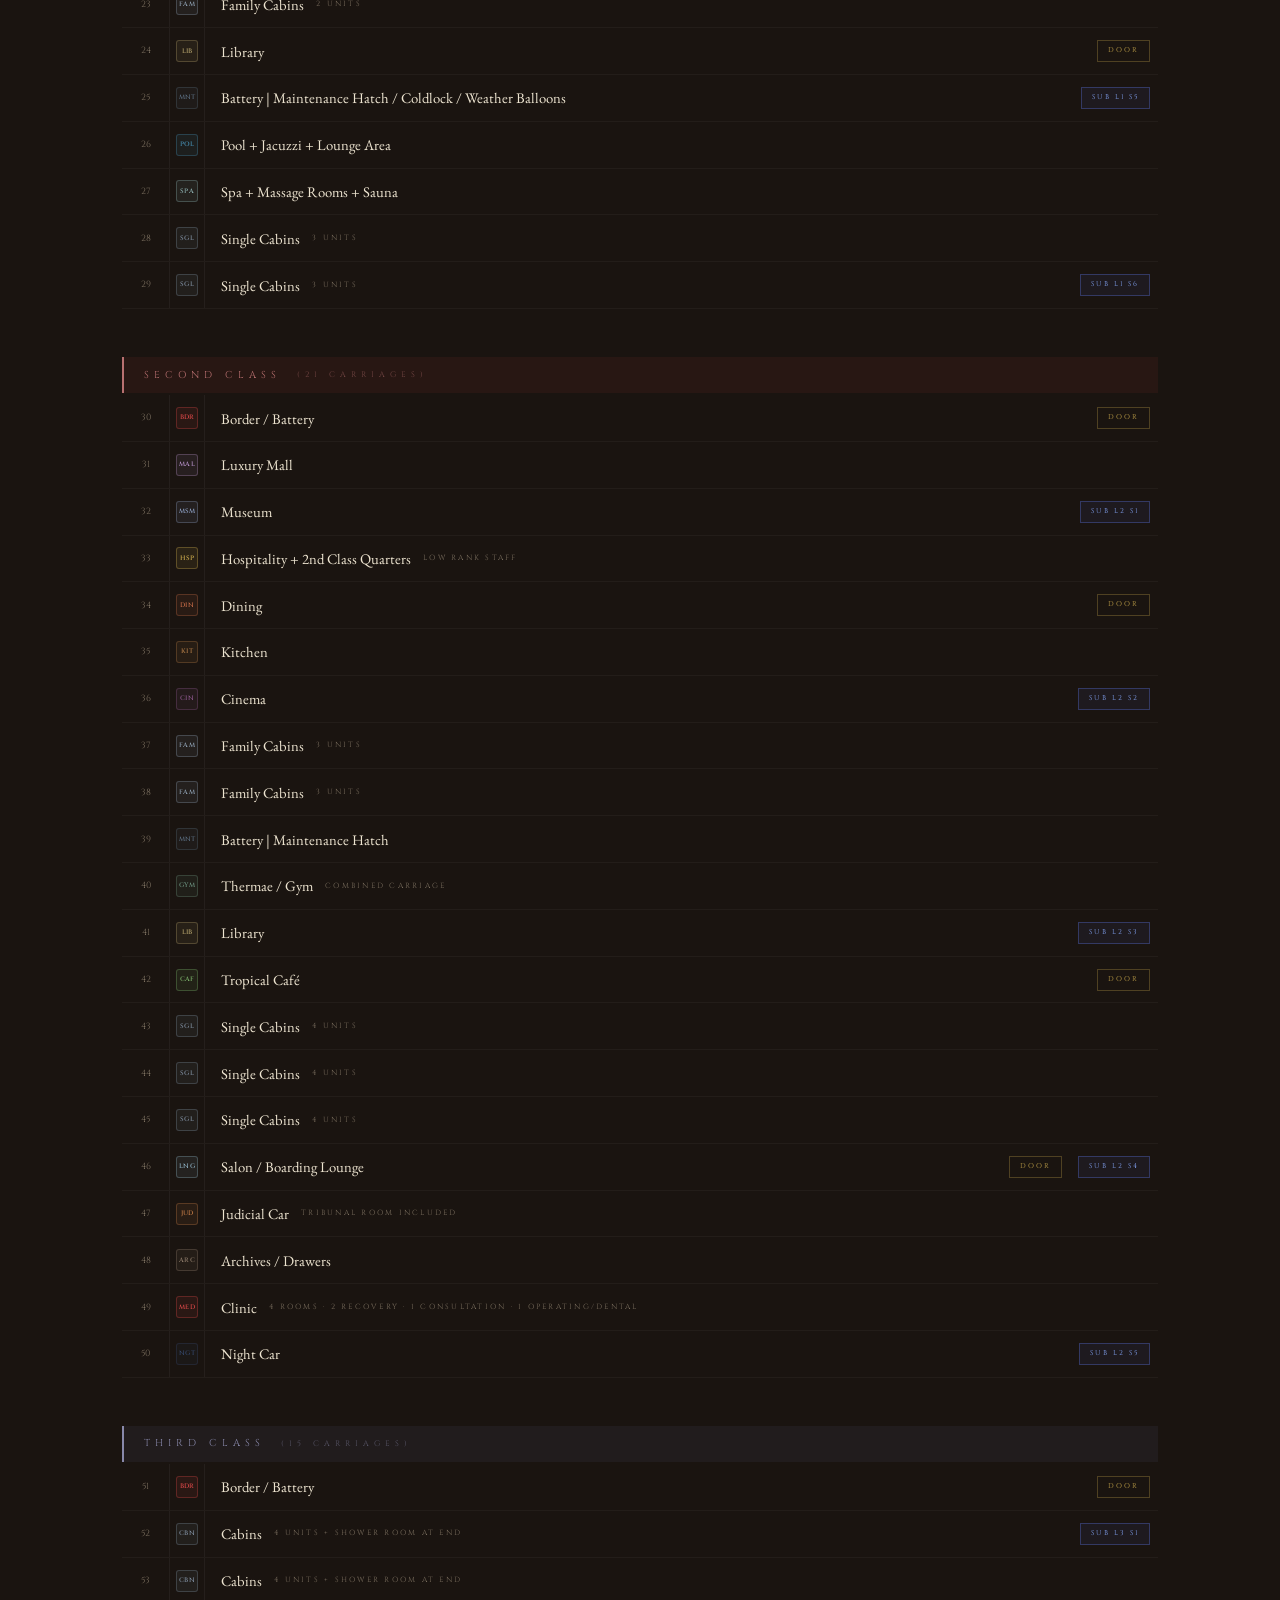
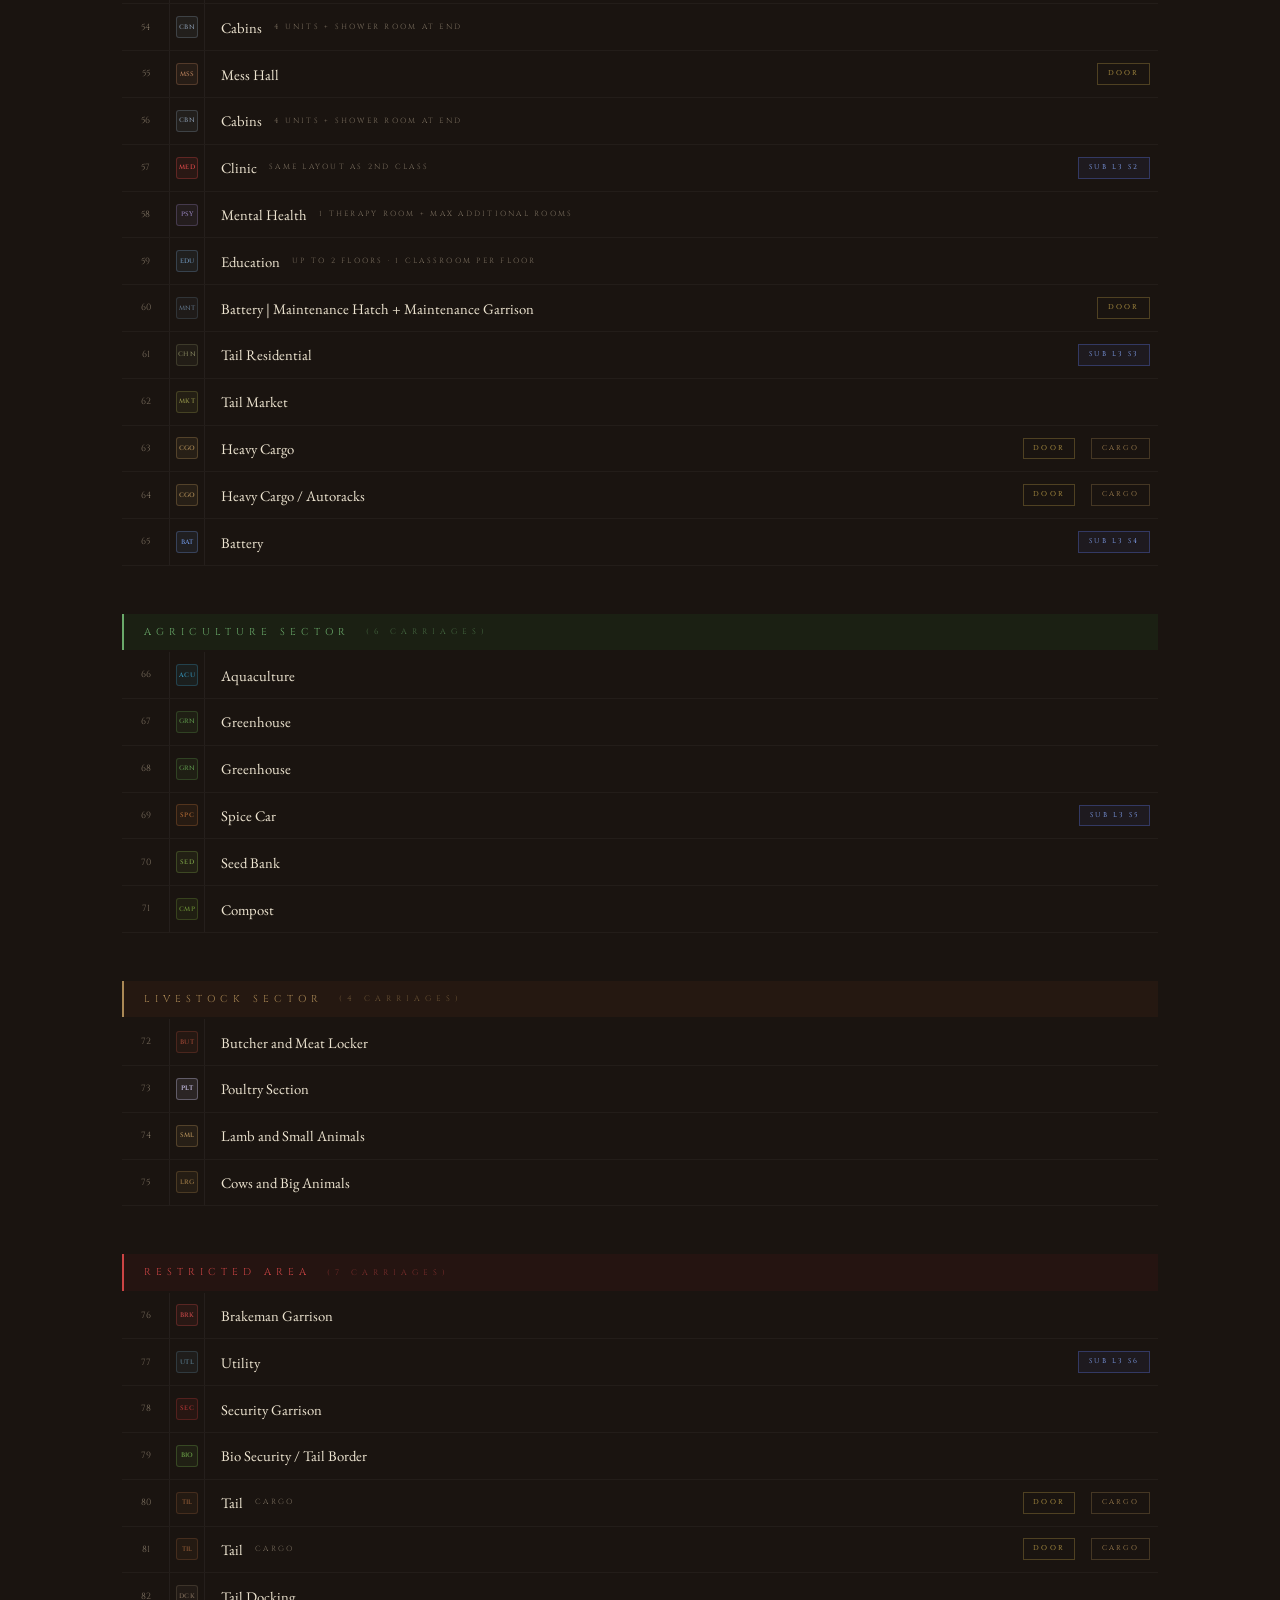
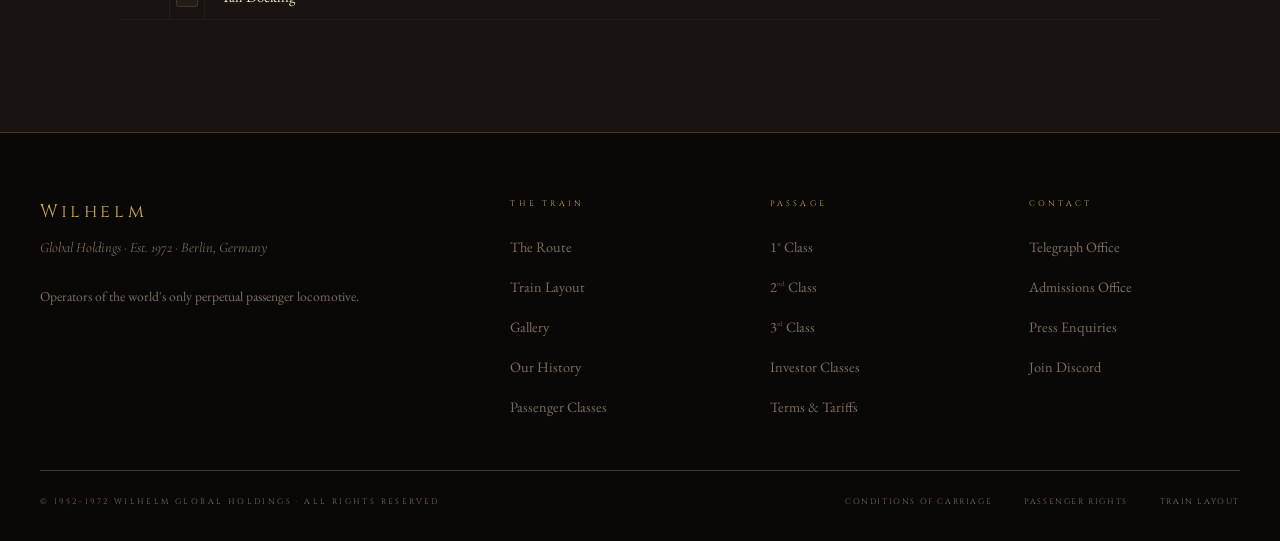
<file: layout.html>
<!DOCTYPE html>
<html lang="en">
<head>
<meta charset="UTF-8">
<meta name="viewport" content="width=device-width, initial-scale=1.0, viewport-fit=cover">
<title>Train Layout &mdash; Wilhelm Global Holdings</title>
<meta name="description" content="Carriage-by-carriage configuration of the Prussian Star — 82 carriages from the engine sector through First, Second and Third Class.">
<meta name="author" content="Wilhelm Global Holdings">
<meta name="theme-color" content="#C9A84C">
<link rel="canonical" href="https://clauclau1.github.io/Wilhelm-Global-Holdings/layout.html">

<link rel="icon" href="favicon.ico" sizes="any">
<link rel="icon" type="image/png" sizes="32x32" href="assets/img/favicon-32.png">
<link rel="apple-touch-icon" href="assets/img/apple-touch-icon.png">

<meta property="og:type" content="website">
<meta property="og:title" content="Train Layout &mdash; Wilhelm Global Holdings">
<meta property="og:description" content="Carriage-by-carriage configuration of the Prussian Star — 82 carriages from the engine sector through First, Second and Third Class.">
<meta property="og:url" content="https://clauclau1.github.io/Wilhelm-Global-Holdings/layout.html">
<meta property="og:site_name" content="Wilhelm Global Holdings">
<meta property="og:image" content="https://clauclau1.github.io/Wilhelm-Global-Holdings/og-image.jpg">
<meta property="og:image:width" content="1200">
<meta property="og:image:height" content="630">
<meta property="og:locale" content="en_GB">
<meta name="twitter:card" content="summary_large_image">
<meta name="twitter:title" content="Train Layout &mdash; Wilhelm Global Holdings">
<meta name="twitter:description" content="Carriage-by-carriage configuration of the Prussian Star — 82 carriages from the engine sector through First, Second and Third Class.">
<meta name="twitter:image" content="https://clauclau1.github.io/Wilhelm-Global-Holdings/og-image.jpg">

<link rel="preconnect" href="https://fonts.googleapis.com">
<link rel="preconnect" href="https://fonts.gstatic.com" crossorigin>
<link href="https://fonts.googleapis.com/css2?family=Cormorant+Garamond:ital,wght@0,300;0,400;0,600;1,300;1,400&family=Cinzel:wght@400;600&family=EB+Garamond:ital,wght@0,400;1,400&display=swap" rel="stylesheet">
<link rel="stylesheet" href="assets/css/site.css">

<!-- Google tag (gtag.js) -->
<script async src="https://www.googletagmanager.com/gtag/js?id=G-6S53D6ZKQ1"></script>
<script>
  window.dataLayer = window.dataLayer || [];
  function gtag(){dataLayer.push(arguments);}
  gtag('js', new Date());
  gtag('config', 'G-6S53D6ZKQ1');
</script>
</head>
<body>

<nav>
  <button class="nav-hamburger" id="navHamburger" onclick="toggleMobileMenu()" aria-label="Open menu">
    <span></span><span></span><span></span>
  </button>
  <a href="index.html" class="nav-logo">Wilhelm Global Holdings</a>
  <ul class="nav-links">
    <li><a href="route.html">The Route</a></li>
    <li><a href="index.html#classes">Classes</a></li>
    <li><a href="index.html#investor" class="nav-investor">Investor</a></li>
    <li><a href="layout.html">Train Layout</a></li>
    <li><a href="gallery.html">Gallery</a></li>
    <li><a href="index.html#engineering">The Shell</a></li>
  </ul>
  <a href="index.html#booking" class="nav-cta">Reserve Passage</a>
</nav>

<!-- MOBILE SLIDE MENU -->
<div id="mobileMenuOverlay" onclick="closeMobileMenu()"></div>
<div id="mobileMenu">
  <div class="mobile-menu-header">
    <span class="mobile-menu-brand">Wilhelm Global Holdings</span>
    <button onclick="closeMobileMenu()" class="mobile-menu-close" aria-label="Close menu">&#10005;</button>
  </div>
  <div class="mobile-menu-nav">
    <a href="route.html">The Route</a>
    <a href="index.html#classes" onclick="closeMobileMenu()">Classes</a>
    <a href="index.html#investor" onclick="closeMobileMenu()">Investor Classes</a>
    <a href="layout.html">Train Layout</a>
    <a href="gallery.html">Gallery</a>
    <a href="history.html">Our History</a>
    <a href="index.html#engineering" onclick="closeMobileMenu()">The Shell</a>
    <a href="index.html#departments" onclick="closeMobileMenu()">Departments</a>
    <a href="index.html#booking" onclick="closeMobileMenu()" class="mobile-reserve">Reserve Passage</a>
  </div>
  <div class="mobile-menu-footer">
    <a href="https://discord.gg/m9tag3YE6q" target="_blank" rel="noopener" class="mobile-menu-discord">Join Discord</a>
    <span class="mobile-menu-copy">&copy; 1972 Wilhelm Global Holdings &middot; Berlin</span>
  </div>
</div>

<main class="subpage">
  <a class="subpage-back" href="index.html">&larr; Back to Wilhelm Global Holdings</a>
  <span class="subpage-label">Carriage Configuration</span>
  <h1 class="subpage-title">The <em>Prussian Star</em> &mdash; Train Layout</h1>
  <p class="subpage-sub">82 carriages &middot; Perpetual circuit &middot; Berlin Terminus</p>
  <p class="subpage-legend">&#128317; = Sub-train access point &nbsp;&middot;&nbsp;
     &#128682; = Boarding/access door &nbsp;&middot;&nbsp; L#&nbsp;S# = Sub-train line and stop</p>
  <div id="layout-content"></div>
</main>

<footer>
  <div class="footer-grid">
    <div>
      <span class="footer-brand">Wilhelm</span>
      <p class="footer-tagline">Global Holdings &middot; Est. 1972 &middot; Berlin, Germany</p>
      <p class="footer-desc">Operators of the world's only perpetual passenger locomotive.</p>
    </div>
    <div>
      <span class="footer-col-title">The Train</span>
      <ul class="footer-links">
        <li><a href="route.html">The Route</a></li>
        <li><a href="layout.html">Train Layout</a></li>
        <li><a href="gallery.html">Gallery</a></li>
        <li><a href="history.html">Our History</a></li>
        <li><a href="index.html#classes">Passenger Classes</a></li>
      </ul>
    </div>
    <div>
      <span class="footer-col-title">Passage</span>
      <ul class="footer-links">
        <li><a href="index.html#class-1st">1<sup>st</sup> Class</a></li>
        <li><a href="index.html#class-2nd">2<sup>nd</sup> Class</a></li>
        <li><a href="index.html#class-3rd">3<sup>rd</sup> Class</a></li>
        <li><a href="index.html#investor">Investor Classes</a></li>
        <li><a href="tariffs.html">Terms &amp; Tariffs</a></li>
      </ul>
    </div>
    <div>
      <span class="footer-col-title">Contact</span>
      <ul class="footer-links">
        <li><a href="index.html#page=telegraph">Telegraph Office</a></li>
        <li><a href="index.html#page=admissions">Admissions Office</a></li>
        <li><a href="index.html#page=press">Press Enquiries</a></li>
        <li><a href="https://discord.gg/m9tag3YE6q" target="_blank" rel="noopener">Join Discord</a></li>
      </ul>
    </div>
  </div>

  <div class="footer-bottom">
    <span class="footer-copyright">&copy; 1952&ndash;1972 Wilhelm Global Holdings &middot; All Rights Reserved</span>
    <div class="footer-legal">
      <a href="conditions.html">Conditions of Carriage</a>
      <a href="index.html#page=rights">Passenger Rights</a>
      <a href="layout.html">Train Layout</a>
    </div>
  </div>
</footer>

<script src="assets/js/site.js" defer></script>
<script src="assets/js/layout.js" defer></script>
</body>
</html>
</file>
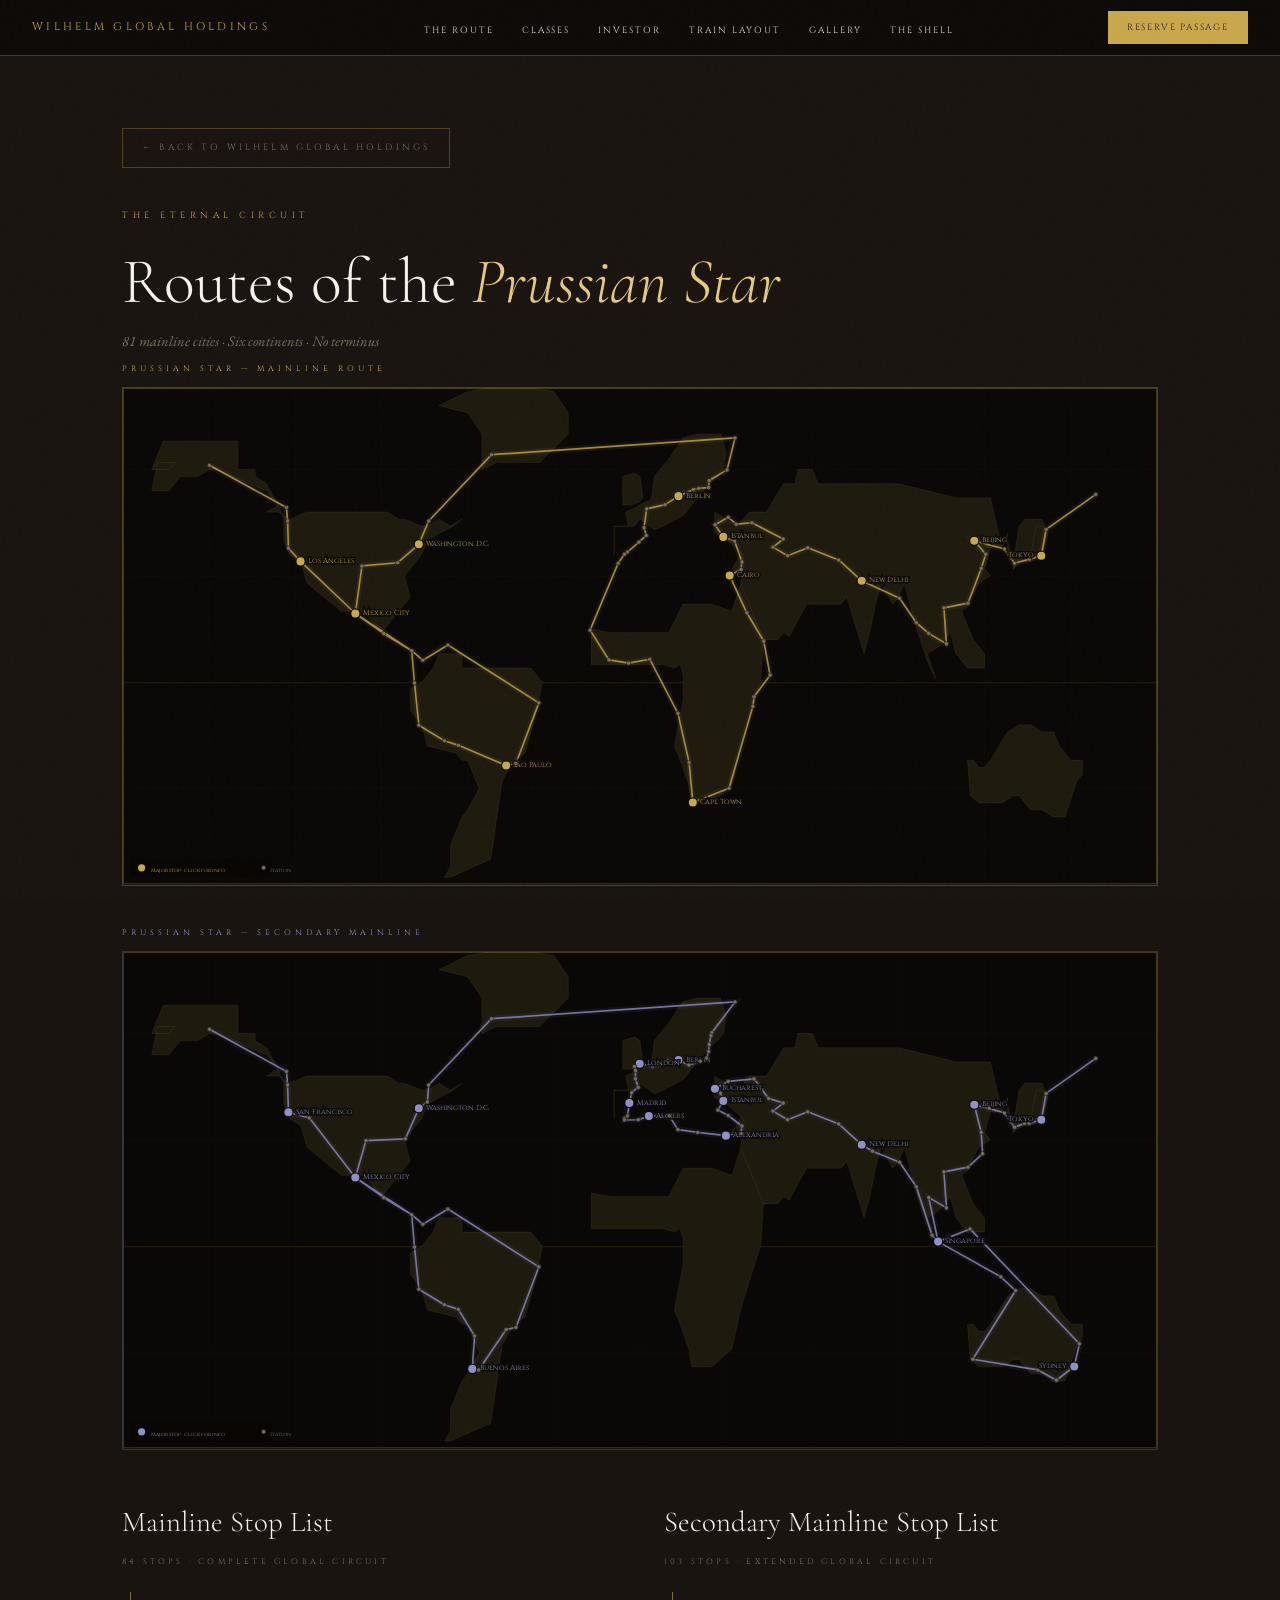
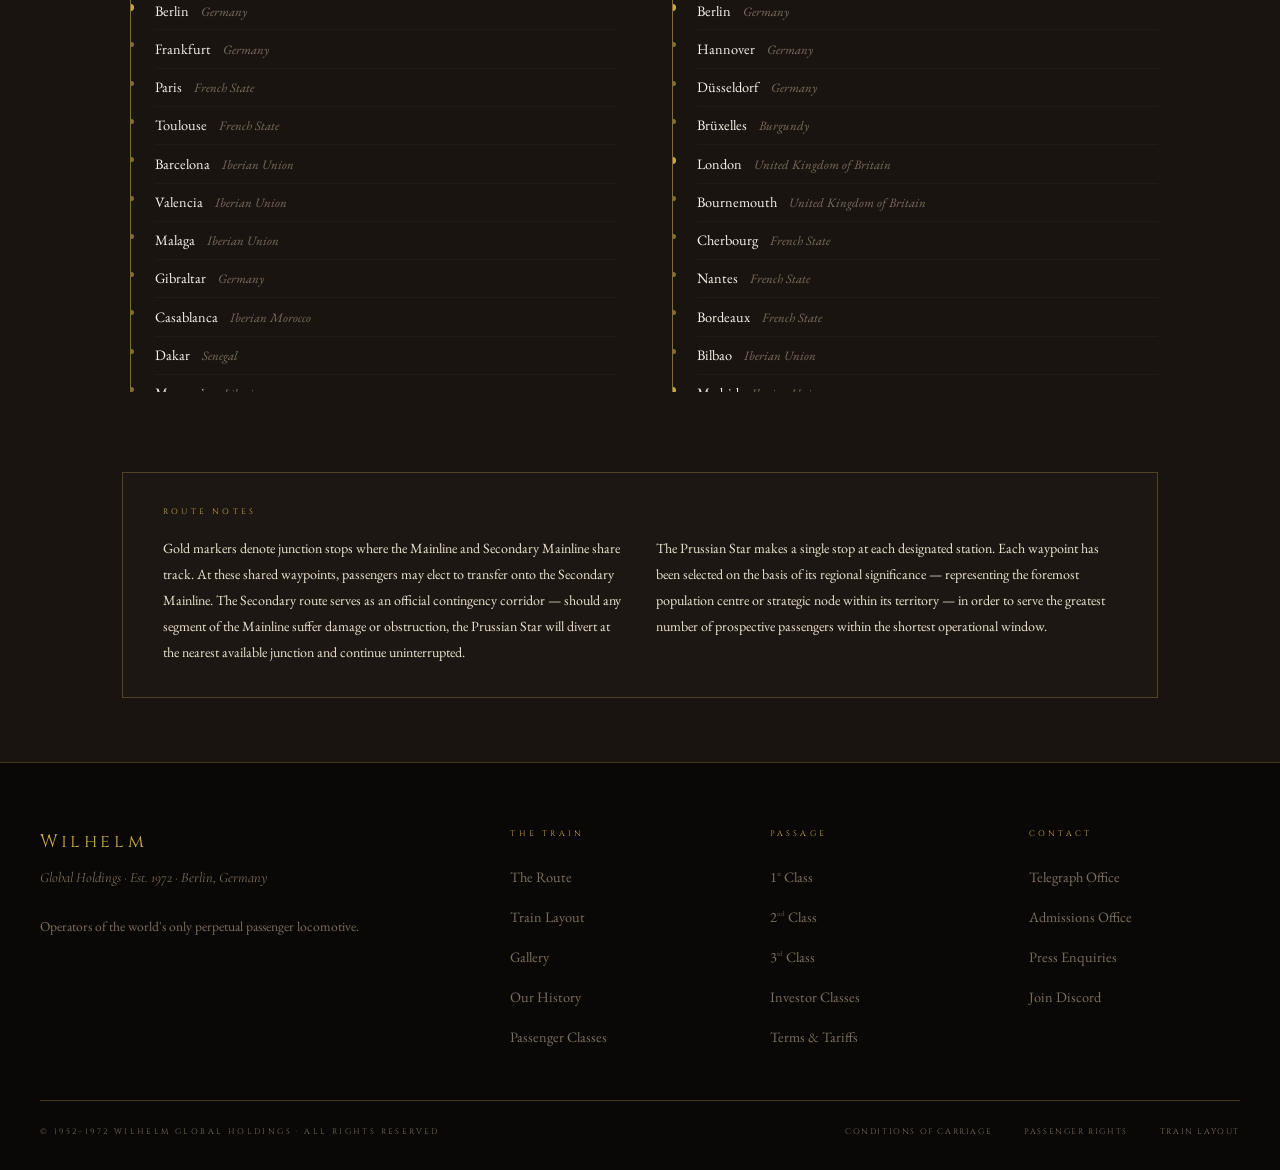
<file: route.html>
<!DOCTYPE html>
<html lang="en">
<head>
<meta charset="UTF-8">
<meta name="viewport" content="width=device-width, initial-scale=1.0, viewport-fit=cover">
<title>The Route &mdash; Wilhelm Global Holdings</title>
<meta name="description" content="The Prussian Star's eternal circuit — 81 mainline cities across six continents, plus the secondary contingency corridor.">
<meta name="author" content="Wilhelm Global Holdings">
<meta name="theme-color" content="#C9A84C">
<link rel="canonical" href="https://clauclau1.github.io/Wilhelm-Global-Holdings/route.html">

<link rel="icon" href="favicon.ico" sizes="any">
<link rel="icon" type="image/png" sizes="32x32" href="assets/img/favicon-32.png">
<link rel="apple-touch-icon" href="assets/img/apple-touch-icon.png">

<meta property="og:type" content="website">
<meta property="og:title" content="The Route &mdash; Wilhelm Global Holdings">
<meta property="og:description" content="The Prussian Star's eternal circuit — 81 mainline cities across six continents, plus the secondary contingency corridor.">
<meta property="og:url" content="https://clauclau1.github.io/Wilhelm-Global-Holdings/route.html">
<meta property="og:site_name" content="Wilhelm Global Holdings">
<meta property="og:image" content="https://clauclau1.github.io/Wilhelm-Global-Holdings/og-image.jpg">
<meta property="og:image:width" content="1200">
<meta property="og:image:height" content="630">
<meta property="og:locale" content="en_GB">
<meta name="twitter:card" content="summary_large_image">
<meta name="twitter:title" content="The Route &mdash; Wilhelm Global Holdings">
<meta name="twitter:description" content="The Prussian Star's eternal circuit — 81 mainline cities across six continents, plus the secondary contingency corridor.">
<meta name="twitter:image" content="https://clauclau1.github.io/Wilhelm-Global-Holdings/og-image.jpg">

<link rel="preconnect" href="https://fonts.googleapis.com">
<link rel="preconnect" href="https://fonts.gstatic.com" crossorigin>
<link href="https://fonts.googleapis.com/css2?family=Cormorant+Garamond:ital,wght@0,300;0,400;0,600;1,300;1,400&family=Cinzel:wght@400;600&family=EB+Garamond:ital,wght@0,400;1,400&display=swap" rel="stylesheet">
<link rel="stylesheet" href="assets/css/site.css">

<!-- Google tag (gtag.js) -->
<script async src="https://www.googletagmanager.com/gtag/js?id=G-6S53D6ZKQ1"></script>
<script>
  window.dataLayer = window.dataLayer || [];
  function gtag(){dataLayer.push(arguments);}
  gtag('js', new Date());
  gtag('config', 'G-6S53D6ZKQ1');
</script>
</head>
<body>

<nav>
  <button class="nav-hamburger" id="navHamburger" onclick="toggleMobileMenu()" aria-label="Open menu">
    <span></span><span></span><span></span>
  </button>
  <a href="index.html" class="nav-logo">Wilhelm Global Holdings</a>
  <ul class="nav-links">
    <li><a href="route.html">The Route</a></li>
    <li><a href="index.html#classes">Classes</a></li>
    <li><a href="index.html#investor" class="nav-investor">Investor</a></li>
    <li><a href="layout.html">Train Layout</a></li>
    <li><a href="gallery.html">Gallery</a></li>
    <li><a href="index.html#engineering">The Shell</a></li>
  </ul>
  <a href="index.html#booking" class="nav-cta">Reserve Passage</a>
</nav>

<!-- MOBILE SLIDE MENU -->
<div id="mobileMenuOverlay" onclick="closeMobileMenu()"></div>
<div id="mobileMenu">
  <div class="mobile-menu-header">
    <span class="mobile-menu-brand">Wilhelm Global Holdings</span>
    <button onclick="closeMobileMenu()" class="mobile-menu-close" aria-label="Close menu">&#10005;</button>
  </div>
  <div class="mobile-menu-nav">
    <a href="route.html">The Route</a>
    <a href="index.html#classes" onclick="closeMobileMenu()">Classes</a>
    <a href="index.html#investor" onclick="closeMobileMenu()">Investor Classes</a>
    <a href="layout.html">Train Layout</a>
    <a href="gallery.html">Gallery</a>
    <a href="history.html">Our History</a>
    <a href="index.html#engineering" onclick="closeMobileMenu()">The Shell</a>
    <a href="index.html#departments" onclick="closeMobileMenu()">Departments</a>
    <a href="index.html#booking" onclick="closeMobileMenu()" class="mobile-reserve">Reserve Passage</a>
  </div>
  <div class="mobile-menu-footer">
    <a href="https://discord.gg/m9tag3YE6q" target="_blank" rel="noopener" class="mobile-menu-discord">Join Discord</a>
    <span class="mobile-menu-copy">&copy; 1972 Wilhelm Global Holdings &middot; Berlin</span>
  </div>
</div>

<main class="subpage">
  <a class="subpage-back" href="index.html">&larr; Back to Wilhelm Global Holdings</a>
  <span class="subpage-label">The Eternal Circuit</span>
  <h1 class="subpage-title">Routes of the <em>Prussian Star</em></h1>
  <p class="subpage-sub">81 mainline cities &middot; Six continents &middot; No terminus</p>
  <div id="route-content"></div>
</main>

<footer>
  <div class="footer-grid">
    <div>
      <span class="footer-brand">Wilhelm</span>
      <p class="footer-tagline">Global Holdings &middot; Est. 1972 &middot; Berlin, Germany</p>
      <p class="footer-desc">Operators of the world's only perpetual passenger locomotive.</p>
    </div>
    <div>
      <span class="footer-col-title">The Train</span>
      <ul class="footer-links">
        <li><a href="route.html">The Route</a></li>
        <li><a href="layout.html">Train Layout</a></li>
        <li><a href="gallery.html">Gallery</a></li>
        <li><a href="history.html">Our History</a></li>
        <li><a href="index.html#classes">Passenger Classes</a></li>
      </ul>
    </div>
    <div>
      <span class="footer-col-title">Passage</span>
      <ul class="footer-links">
        <li><a href="index.html#class-1st">1<sup>st</sup> Class</a></li>
        <li><a href="index.html#class-2nd">2<sup>nd</sup> Class</a></li>
        <li><a href="index.html#class-3rd">3<sup>rd</sup> Class</a></li>
        <li><a href="index.html#investor">Investor Classes</a></li>
        <li><a href="tariffs.html">Terms &amp; Tariffs</a></li>
      </ul>
    </div>
    <div>
      <span class="footer-col-title">Contact</span>
      <ul class="footer-links">
        <li><a href="index.html#page=telegraph">Telegraph Office</a></li>
        <li><a href="index.html#page=admissions">Admissions Office</a></li>
        <li><a href="index.html#page=press">Press Enquiries</a></li>
        <li><a href="https://discord.gg/m9tag3YE6q" target="_blank" rel="noopener">Join Discord</a></li>
      </ul>
    </div>
  </div>

  <div class="footer-bottom">
    <span class="footer-copyright">&copy; 1952&ndash;1972 Wilhelm Global Holdings &middot; All Rights Reserved</span>
    <div class="footer-legal">
      <a href="conditions.html">Conditions of Carriage</a>
      <a href="index.html#page=rights">Passenger Rights</a>
      <a href="layout.html">Train Layout</a>
    </div>
  </div>
</footer>

<script src="assets/js/site.js" defer></script>
<script src="assets/js/route.js" defer></script>
</body>
</html>
</file>
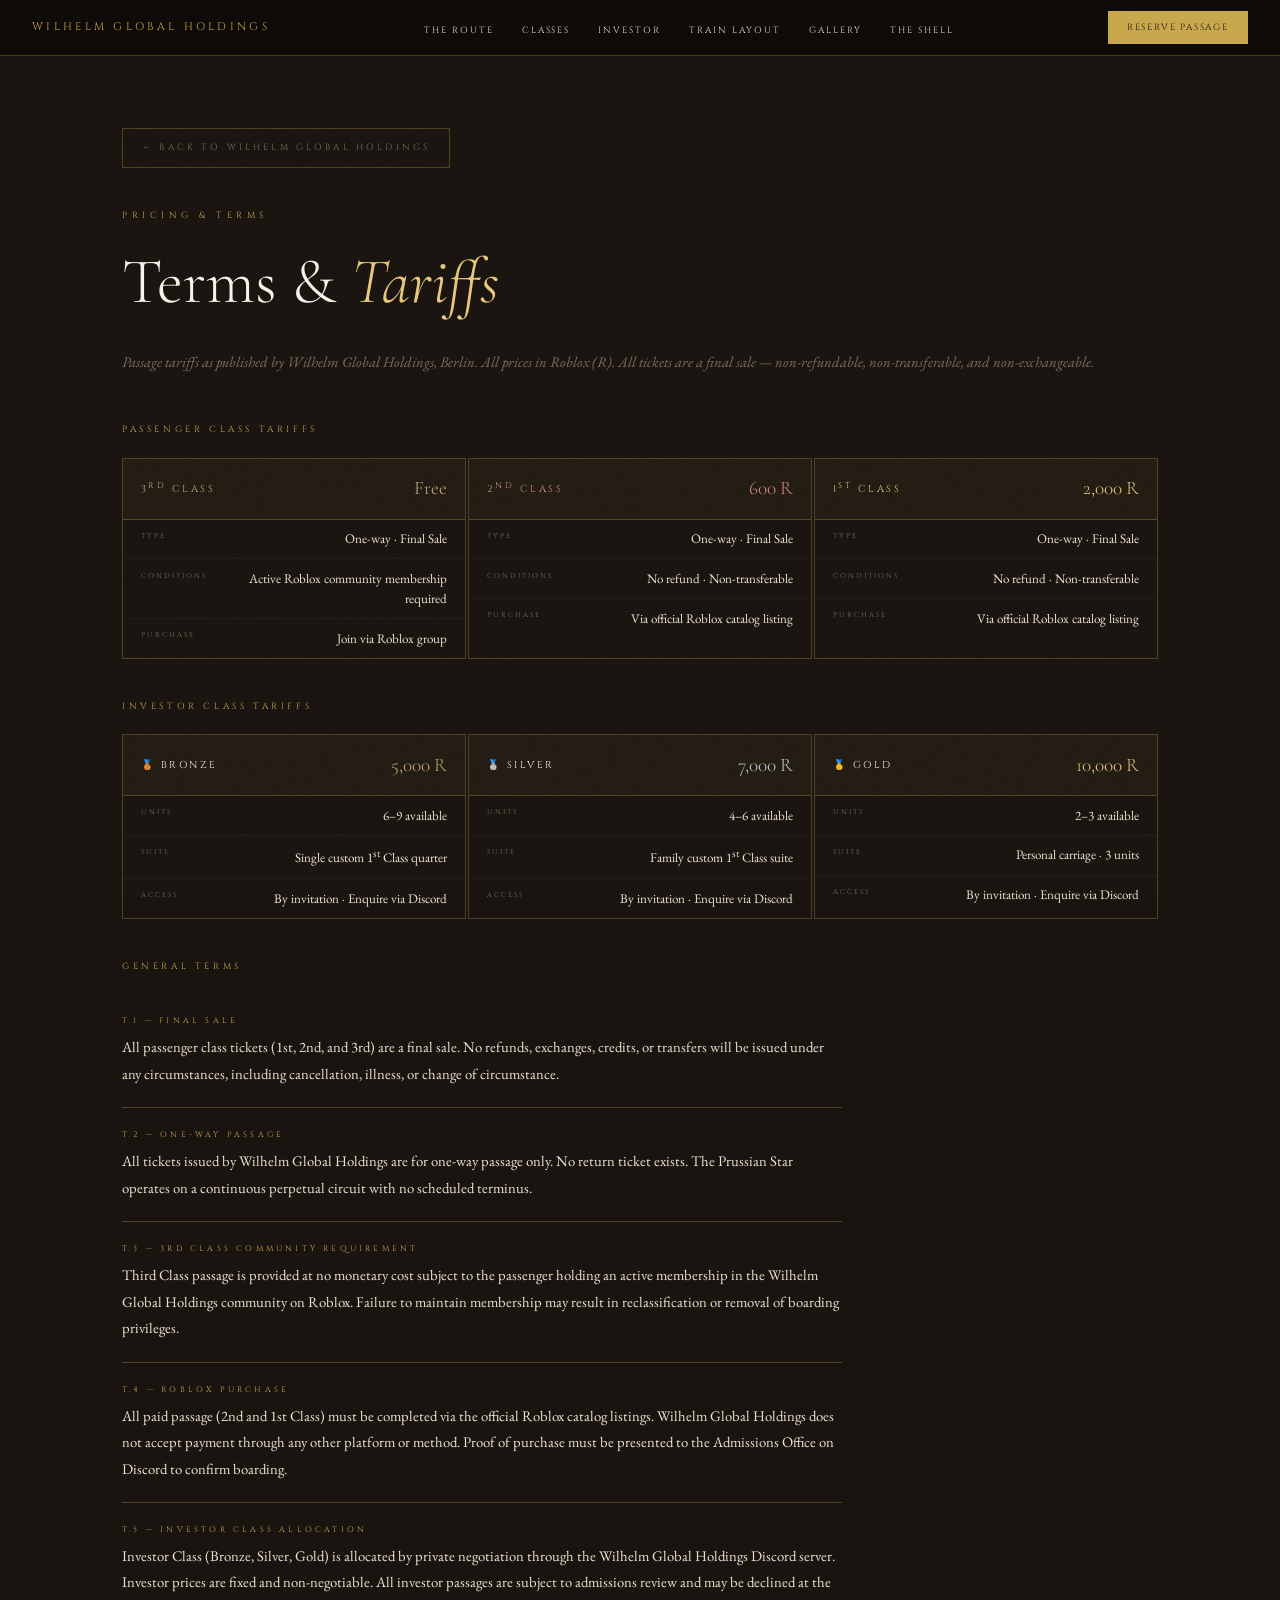
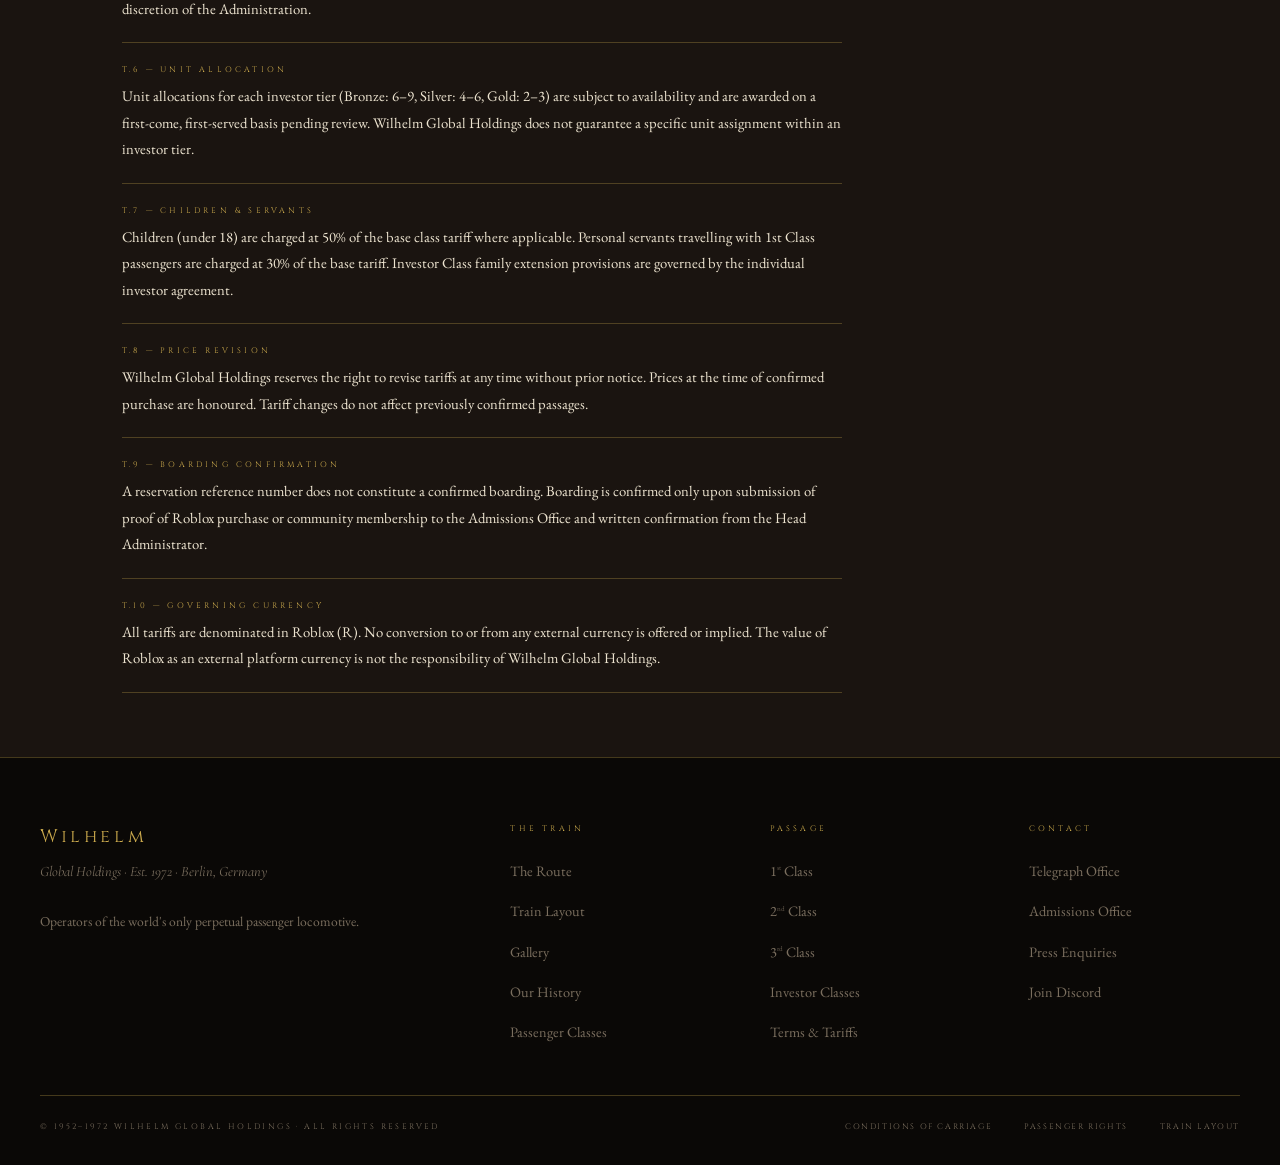
<file: tariffs.html>
<!DOCTYPE html>
<html lang="en">
<head>
<meta charset="UTF-8">
<meta name="viewport" content="width=device-width, initial-scale=1.0, viewport-fit=cover">
<title>Terms &amp; Tariffs &mdash; Wilhelm Global Holdings</title>
<meta name="description" content="Passage tariffs and terms for the Prussian Star &mdash; passenger classes, investor allocation, and conditions of sale.">
<meta name="author" content="Wilhelm Global Holdings">
<meta name="theme-color" content="#C9A84C">
<link rel="canonical" href="https://clauclau1.github.io/Wilhelm-Global-Holdings/tariffs.html">

<link rel="icon" href="favicon.ico" sizes="any">
<link rel="icon" type="image/png" sizes="32x32" href="assets/img/favicon-32.png">
<link rel="apple-touch-icon" href="assets/img/apple-touch-icon.png">

<meta property="og:type" content="website">
<meta property="og:title" content="Terms &amp; Tariffs &mdash; Wilhelm Global Holdings">
<meta property="og:description" content="Passage tariffs and terms for the Prussian Star &mdash; passenger classes, investor allocation, and conditions of sale.">
<meta property="og:url" content="https://clauclau1.github.io/Wilhelm-Global-Holdings/tariffs.html">
<meta property="og:site_name" content="Wilhelm Global Holdings">
<meta property="og:image" content="https://clauclau1.github.io/Wilhelm-Global-Holdings/og-image.jpg">
<meta property="og:image:width" content="1200">
<meta property="og:image:height" content="630">
<meta property="og:locale" content="en_GB">
<meta name="twitter:card" content="summary_large_image">
<meta name="twitter:title" content="Terms &amp; Tariffs &mdash; Wilhelm Global Holdings">
<meta name="twitter:description" content="Passage tariffs and terms for the Prussian Star &mdash; passenger classes, investor allocation, and conditions of sale.">
<meta name="twitter:image" content="https://clauclau1.github.io/Wilhelm-Global-Holdings/og-image.jpg">

<link rel="preconnect" href="https://fonts.googleapis.com">
<link rel="preconnect" href="https://fonts.gstatic.com" crossorigin>
<link href="https://fonts.googleapis.com/css2?family=Cormorant+Garamond:ital,wght@0,300;0,400;0,600;1,300;1,400&family=Cinzel:wght@400;600&family=EB+Garamond:ital,wght@0,400;1,400&display=swap" rel="stylesheet">
<link rel="stylesheet" href="assets/css/site.css">

<!-- Google tag (gtag.js) -->
<script async src="https://www.googletagmanager.com/gtag/js?id=G-6S53D6ZKQ1"></script>
<script>
  window.dataLayer = window.dataLayer || [];
  function gtag(){dataLayer.push(arguments);}
  gtag('js', new Date());
  gtag('config', 'G-6S53D6ZKQ1');
</script>
</head>
<body>
<nav>
  <button class="nav-hamburger" id="navHamburger" onclick="toggleMobileMenu()" aria-label="Open menu">
    <span></span><span></span><span></span>
  </button>
  <a href="index.html" class="nav-logo">Wilhelm Global Holdings</a>
  <ul class="nav-links">
    <li><a href="route.html">The Route</a></li>
    <li><a href="index.html#classes">Classes</a></li>
    <li><a href="index.html#investor" class="nav-investor">Investor</a></li>
    <li><a href="layout.html">Train Layout</a></li>
    <li><a href="gallery.html">Gallery</a></li>
    <li><a href="index.html#engineering">The Shell</a></li>
  </ul>
  <a href="index.html#booking" class="nav-cta">Reserve Passage</a>
</nav>

<!-- MOBILE SLIDE MENU -->
<div id="mobileMenuOverlay" onclick="closeMobileMenu()"></div>
<div id="mobileMenu">
  <div class="mobile-menu-header">
    <span class="mobile-menu-brand">Wilhelm Global Holdings</span>
    <button onclick="closeMobileMenu()" class="mobile-menu-close" aria-label="Close menu">&#10005;</button>
  </div>
  <div class="mobile-menu-nav">
    <a href="route.html">The Route</a>
    <a href="index.html#classes" onclick="closeMobileMenu()">Classes</a>
    <a href="index.html#investor" onclick="closeMobileMenu()">Investor Classes</a>
    <a href="layout.html">Train Layout</a>
    <a href="gallery.html">Gallery</a>
    <a href="history.html">Our History</a>
    <a href="index.html#engineering" onclick="closeMobileMenu()">The Shell</a>
    <a href="index.html#departments" onclick="closeMobileMenu()">Departments</a>
    <a href="index.html#booking" onclick="closeMobileMenu()" class="mobile-reserve">Reserve Passage</a>
  </div>
  <div class="mobile-menu-footer">
    <a href="https://discord.gg/m9tag3YE6q" target="_blank" rel="noopener" class="mobile-menu-discord">Join Discord</a>
    <span class="mobile-menu-copy">&copy; 1972 Wilhelm Global Holdings &middot; Berlin</span>
  </div>
</div>

<main class="subpage">
  <a class="subpage-back" href="index.html">&larr; Back to Wilhelm Global Holdings</a>
    <span style="display:block;font-family:'Cinzel',serif;font-size:9px;letter-spacing:0.5em;text-transform:uppercase;color:var(--gold);margin-bottom:1.5rem;">Pricing &amp; Terms</span>
    <h1 style="font-family:'Cormorant Garamond',serif;font-size:clamp(2.2rem,5vw,4rem);font-weight:300;color:var(--ivory);line-height:1.1;margin-bottom:2rem;">Terms &amp; <em style="font-style:italic;color:var(--gold-light);">Tariffs</em></h1>
    <p style="color:var(--muted);font-style:italic;margin-bottom:3rem;font-size:0.92rem;line-height:1.7;">Passage tariffs as published by Wilhelm Global Holdings, Berlin. All prices in Roblox (R). All tickets are a final sale — non-refundable, non-transferable, and non-exchangeable.</p>

    <!-- Passenger Class Tariffs -->
    <div style="margin-bottom:2.5rem;">
      <span style="font-family:'Cinzel',serif;font-size:9px;letter-spacing:0.4em;text-transform:uppercase;color:var(--gold);display:block;margin-bottom:1.25rem;">Passenger Class Tariffs</span>
      <div class="tariff-cards">
        <div class="tariff-card">
          <div class="tariff-card-header">
            <span class="tariff-class" style="color:#C8A87A;">3<sup>rd</sup> Class</span>
            <span class="tariff-price" style="color:#C8A87A;">Free</span>
          </div>
          <div class="tariff-card-body">
            <div class="tariff-row"><span>Type</span><span>One-way · Final Sale</span></div>
            <div class="tariff-row"><span>Conditions</span><span>Active Roblox community membership required</span></div>
            <div class="tariff-row"><span>Purchase</span><span>Join via Roblox group</span></div>
          </div>
        </div>
        <div class="tariff-card">
          <div class="tariff-card-header">
            <span class="tariff-class" style="color:#D4907A;">2<sup>nd</sup> Class</span>
            <span class="tariff-price" style="color:#D4907A;">600 R</span>
          </div>
          <div class="tariff-card-body">
            <div class="tariff-row"><span>Type</span><span>One-way · Final Sale</span></div>
            <div class="tariff-row"><span>Conditions</span><span>No refund · Non-transferable</span></div>
            <div class="tariff-row"><span>Purchase</span><span>Via official Roblox catalog listing</span></div>
          </div>
        </div>
        <div class="tariff-card">
          <div class="tariff-card-header">
            <span class="tariff-class" style="color:var(--gold-light);">1<sup>st</sup> Class</span>
            <span class="tariff-price" style="color:var(--gold-light);">2,000 R</span>
          </div>
          <div class="tariff-card-body">
            <div class="tariff-row"><span>Type</span><span>One-way · Final Sale</span></div>
            <div class="tariff-row"><span>Conditions</span><span>No refund · Non-transferable</span></div>
            <div class="tariff-row"><span>Purchase</span><span>Via official Roblox catalog listing</span></div>
          </div>
        </div>
      </div>
    </div>

    <!-- Investor Class Tariffs -->
    <div style="margin-bottom:2.5rem;">
      <span style="font-family:'Cinzel',serif;font-size:9px;letter-spacing:0.4em;text-transform:uppercase;color:var(--gold);display:block;margin-bottom:1.25rem;">Investor Class Tariffs</span>
      <div class="tariff-cards">
        <div class="tariff-card">
          <div class="tariff-card-header">
            <span class="tariff-class">🥉 Bronze</span>
            <span class="tariff-price" style="color:#C8A87A;">5,000 R</span>
          </div>
          <div class="tariff-card-body">
            <div class="tariff-row"><span>Units</span><span>6–9 available</span></div>
            <div class="tariff-row"><span>Suite</span><span>Single custom 1<sup>st</sup> Class quarter</span></div>
            <div class="tariff-row"><span>Access</span><span>By invitation · Enquire via Discord</span></div>
          </div>
        </div>
        <div class="tariff-card">
          <div class="tariff-card-header">
            <span class="tariff-class">🥈 Silver</span>
            <span class="tariff-price" style="color:#C8C8D8;">7,000 R</span>
          </div>
          <div class="tariff-card-body">
            <div class="tariff-row"><span>Units</span><span>4–6 available</span></div>
            <div class="tariff-row"><span>Suite</span><span>Family custom 1<sup>st</sup> Class suite</span></div>
            <div class="tariff-row"><span>Access</span><span>By invitation · Enquire via Discord</span></div>
          </div>
        </div>
        <div class="tariff-card">
          <div class="tariff-card-header">
            <span class="tariff-class">🥇 Gold</span>
            <span class="tariff-price" style="color:var(--gold-light);">10,000 R</span>
          </div>
          <div class="tariff-card-body">
            <div class="tariff-row"><span>Units</span><span>2–3 available</span></div>
            <div class="tariff-row"><span>Suite</span><span>Personal carriage · 3 units</span></div>
            <div class="tariff-row"><span>Access</span><span>By invitation · Enquire via Discord</span></div>
          </div>
        </div>
      </div>
    </div>

    <!-- General Terms -->
    <div style="max-width:720px;">
      <span style="font-family:'Cinzel',serif;font-size:9px;letter-spacing:0.4em;text-transform:uppercase;color:var(--gold);display:block;margin-bottom:1.25rem;">General Terms</span>
      <div id="tariffs-list"></div>
    </div>
</main>

<footer>
  <div class="footer-grid">
    <div>
      <span class="footer-brand">Wilhelm</span>
      <p class="footer-tagline">Global Holdings &middot; Est. 1972 &middot; Berlin, Germany</p>
      <p class="footer-desc">Operators of the world's only perpetual passenger locomotive.</p>
    </div>
    <div>
      <span class="footer-col-title">The Train</span>
      <ul class="footer-links">
        <li><a href="route.html">The Route</a></li>
        <li><a href="layout.html">Train Layout</a></li>
        <li><a href="gallery.html">Gallery</a></li>
        <li><a href="history.html">Our History</a></li>
        <li><a href="index.html#classes">Passenger Classes</a></li>
      </ul>
    </div>
    <div>
      <span class="footer-col-title">Passage</span>
      <ul class="footer-links">
        <li><a href="index.html#class-1st">1<sup>st</sup> Class</a></li>
        <li><a href="index.html#class-2nd">2<sup>nd</sup> Class</a></li>
        <li><a href="index.html#class-3rd">3<sup>rd</sup> Class</a></li>
        <li><a href="index.html#investor">Investor Classes</a></li>
        <li><a href="tariffs.html">Terms &amp; Tariffs</a></li>
      </ul>
    </div>
    <div>
      <span class="footer-col-title">Contact</span>
      <ul class="footer-links">
        <li><a href="index.html#page=telegraph">Telegraph Office</a></li>
        <li><a href="index.html#page=admissions">Admissions Office</a></li>
        <li><a href="index.html#page=press">Press Enquiries</a></li>
        <li><a href="https://discord.gg/m9tag3YE6q" target="_blank" rel="noopener">Join Discord</a></li>
      </ul>
    </div>
  </div>

  <div class="footer-bottom">
    <span class="footer-copyright">&copy; 1952&ndash;1972 Wilhelm Global Holdings &middot; All Rights Reserved</span>
    <div class="footer-legal">
      <a href="conditions.html">Conditions of Carriage</a>
      <a href="index.html#page=rights">Passenger Rights</a>
      <a href="layout.html">Train Layout</a>
    </div>
  </div>
</footer>

<script src="assets/js/site.js" defer></script>
<script src="assets/js/tariffs.js" defer></script>
</body>
</html>
</file>
<file: assets/css/site.css>
:root {
    --gold: #C9A84C;
    --gold-light: #E8C97A;
    --gold-pale: #F5E9C8;
    --ivory: #F8F3E8;
    --ivory-dark: #EDE4D0;
    --ink: #1A1410;
    --ink-soft: #2E2820;
    --burgundy: #5C1A1A;
    --burgundy-light: #8B2A2A;
    --charcoal: #2A2620;
    --muted: #7A6E5E;
    --border: rgba(201,168,76,0.3);
    --border-strong: rgba(201,168,76,0.6);
  }

  *, *::before, *::after { box-sizing: border-box; margin: 0; padding: 0; }

  /* ─── MOBILE SAFE ZONE STRATEGY ───────────────────────────────────────────
   *
   * viewport-fit=cover (set on <meta name="viewport">) lets content extend
   * into the camera cutout / Dynamic Island and the rounded corner zones.
   * env(safe-area-inset-*) is used on every fixed/scrollable element to
   * push interactive content back into the safe zone.
   *
   *  1. nav               — padding-top: env(safe-area-inset-top)
   *                         padding-left/right: calc(Xrem + env(safe-area-inset-left/right))
   *                         height: calc(56px + env(safe-area-inset-top))
   *                         All breakpoint overrides (900px, 400px, 901–1200px) also
   *                         use longhand padding so insets are never clobbered.
   *
   *  2. body::after       — height: env(safe-area-inset-top); z-index: 301
   *                         Solid background fill behind the notch so
   *                         page content scrolling under the nav doesn't bleed.
   *
   *  3. .hero             — padding-top: calc(5rem + env(safe-area-inset-top))
   *                         Mobile override: calc(3rem + env(safe-area-inset-top))
   *
   *  4. footer            — padding-bottom: calc(2rem + env(safe-area-inset-bottom))
   *                         padding-left/right: calc(2rem + env(safe-area-inset-left/right))
   *                         Mobile override: padding-bottom: calc(1.5rem + env(...bottom))
   *
   *  5. #overlay-pages    — -webkit-overflow-scrolling: touch on scroll container
   *                         Inner wrapper padding-bottom: calc(4rem + env(...bottom))
   *                         padding-left/right: calc(2rem + env(safe-area-inset-left/right))
   *                         Close button: top/right also offset by safe-area insets.
   *
   *  6. .modal-backdrop   — padding-bottom: calc(2rem + env(safe-area-inset-bottom))
   *                         padding-left/right: calc(1rem + env(safe-area-inset-left/right))
   *
   *  7. #mobileMenu       — padding-top: env(safe-area-inset-top)
   *                         padding-bottom: env(safe-area-inset-bottom)
   *                         padding-left: env(safe-area-inset-left)
   *
   *  8. scroll-margin-top — all hash anchor targets linked from nav and footer:
   *                         #route, #classes, #investor, #amenities, #departments,
   *                         #booking, #class-1st, #class-2nd, #class-3rd
   *                         → calc(56px + env(safe-area-inset-top) + 12px)
   *
   * Rounded corners: no direct API. Covered by left/right insets on nav,
   * footer, mobile menu, and modals — env(safe-area-inset-left/right) become
   * non-zero in landscape on notched devices, providing corner clearance.
   * ─────────────────────────────────────────────────────────────────────── */

  html { scroll-behavior: smooth; background: #1A1410; }

  body {
    background: var(--ink);
    color: var(--ivory);
    font-family: 'EB Garamond', Georgia, serif;
    font-size: 18px;
    line-height: 1.7;
    overflow-x: hidden;
  }

  /* ─── NOISE TEXTURE OVERLAY ─── */
  body::before {
    content: '';
    position: fixed;
    inset: 0;
    background-image: url("data:image/svg+xml,%3Csvg viewBox='0 0 256 256' xmlns='http://www.w3.org/2000/svg'%3E%3Cfilter id='noise'%3E%3CfeTurbulence type='fractalNoise' baseFrequency='0.9' numOctaves='4' stitchTiles='stitch'/%3E%3C/filter%3E%3Crect width='100%25' height='100%25' filter='url(%23noise)' opacity='0.04'/%3E%3C/svg%3E");
    pointer-events: none;
    z-index: 9999;
    opacity: 0.4;
  }

  /* ─── ORNAMENTAL LINES ─── */
  .ornament {
    display: flex;
    align-items: center;
    gap: 1rem;
    color: var(--gold);
    font-size: 10px;
    letter-spacing: 0.4em;
    text-transform: uppercase;
  }
  .ornament::before, .ornament::after {
    content: '';
    flex: 1;
    height: 0.5px;
    background: linear-gradient(90deg, transparent, var(--gold), transparent);
  }

  .divider {
    width: 100%;
    height: 1px;
    background: linear-gradient(90deg, transparent, var(--border-strong), transparent);
    margin: 2rem 0;
  }

  /* ─── NAV ─── */
  nav {
    position: fixed;
    top: 0;
    left: 0;
    right: 0;
    z-index: 300;
    /* Push content below notch/Dynamic Island; shift inward in landscape */
    padding-top: env(safe-area-inset-top);
    padding-bottom: 0;
    padding-left: calc(2rem + env(safe-area-inset-left));
    padding-right: calc(2rem + env(safe-area-inset-right));
    height: calc(56px + env(safe-area-inset-top));
    display: flex;
    align-items: flex-end;
    justify-content: space-between;
    gap: 1rem;
    background: rgba(14,11,8,0.97);
    border-bottom: 0.5px solid var(--border);
    backdrop-filter: blur(8px);
    -webkit-backdrop-filter: blur(8px);
    transform: translateY(0);
    transition: transform 0.35s ease;
  }

  /* Align nav items to centre within the 56px content row */
  nav > * {
    margin-bottom: 0;
    padding-bottom: 0;
    align-self: center;
  }

  nav.nav-hidden {
    transform: translateY(-100%);
  }

  /* Safe area background — fills notch zone on scroll */
  body::after {
    content: '';
    position: fixed;
    top: 0;
    left: 0;
    right: 0;
    height: env(safe-area-inset-top);
    background: rgba(14,11,8,0.97);
    z-index: 301;
    pointer-events: none;
  }

  .nav-logo {
    font-family: 'Cinzel', serif;
    font-size: 11px;
    letter-spacing: 0.3em;
    color: var(--gold);
    text-transform: uppercase;
    text-decoration: none;
    white-space: nowrap;
    flex-shrink: 0;
  }

  .nav-links {
    display: flex;
    gap: 1.75rem;
    list-style: none;
    flex-shrink: 1;
    min-width: 0;
  }

  .nav-links a {
    font-family: 'Cinzel', serif;
    font-size: 9px;
    letter-spacing: 0.22em;
    text-transform: uppercase;
    color: var(--ivory-dark);
    text-decoration: none;
    transition: color 0.3s;
    white-space: nowrap;
  }

  .nav-links a:hover { color: var(--gold); }

  .nav-cta {
    font-family: 'Cinzel', serif;
    font-size: 9px;
    letter-spacing: 0.2em;
    text-transform: uppercase;
    color: var(--ink);
    background: var(--gold);
    border: none;
    padding: 0.55rem 1.2rem;
    cursor: pointer;
    transition: background 0.3s;
    text-decoration: none;
    white-space: nowrap;
    flex-shrink: 0;
  }
  .nav-cta:hover { background: var(--gold-light); }

  /* ─── HERO ─── */
  .hero {
    min-height: 100vh;
    min-height: 100svh;
    position: relative;
    display: flex;
    flex-direction: column;
    align-items: center;
    justify-content: center;
    text-align: center;
    padding: calc(5rem + env(safe-area-inset-top)) 2rem 6rem;
    overflow: hidden;
  }

  .hero-bg {
    position: absolute;
    inset: 0;
    background:
      radial-gradient(ellipse 80% 60% at 50% 100%, rgba(92,26,26,0.35) 0%, transparent 70%),
      radial-gradient(ellipse 60% 40% at 50% 0%, rgba(201,168,76,0.08) 0%, transparent 60%),
      linear-gradient(180deg, #0E0C09 0%, #1A1410 40%, #1E1812 100%);
  }

  /* Decorative train track lines */
  .hero-tracks {
    position: absolute;
    bottom: 0; left: 0; right: 0;
    height: 200px;
    overflow: hidden;
    opacity: 0.15;
  }

  .hero-tracks svg { width: 100%; height: 100%; }

  .hero-eyebrow {
    font-family: 'Cinzel', serif;
    font-size: 10px;
    letter-spacing: 0.5em;
    text-transform: uppercase;
    color: var(--gold);
    margin-bottom: 2rem;
    opacity: 0;
    animation: fadeUp 1.2s 0.3s ease forwards;
  }

  .hero-title {
    font-family: 'Cormorant Garamond', Georgia, serif;
    font-size: clamp(3.5rem, 9vw, 7.5rem);
    font-weight: 300;
    line-height: 1.05;
    letter-spacing: 0.02em;
    color: var(--ivory);
    margin-bottom: 0.5rem;
    opacity: 0;
    animation: fadeUp 1.2s 0.6s ease forwards;
  }

  .hero-title em {
    font-style: italic;
    color: var(--gold-light);
  }

  .hero-subtitle {
    font-family: 'Cormorant Garamond', serif;
    font-size: clamp(1.1rem, 2.5vw, 1.6rem);
    font-weight: 300;
    font-style: italic;
    color: var(--muted);
    margin-bottom: 3rem;
    opacity: 0;
    animation: fadeUp 1.2s 0.9s ease forwards;
  }

  .hero-ornament {
    margin-bottom: 3rem;
    opacity: 0;
    animation: fadeUp 1.2s 1.1s ease forwards;
  }

  .hero-desc {
    max-width: 560px;
    font-size: 1.05rem;
    color: var(--ivory-dark);
    opacity: 0;
    animation: fadeUp 1.2s 1.3s ease forwards;
    margin-bottom: 3rem;
  }

  .hero-actions {
    display: flex;
    gap: 1rem;
    justify-content: center;
    flex-wrap: wrap;
    opacity: 0;
    animation: fadeUp 1.2s 1.5s ease forwards;
    padding-bottom: 5rem; /* clearance for absolute scroll-hint */
    width: 100%;
  }

  .btn-primary {
    font-family: 'Cinzel', serif;
    font-size: 11px;
    letter-spacing: 0.25em;
    text-transform: uppercase;
    color: var(--ink);
    background: var(--gold);
    border: 1px solid var(--gold);
    padding: 0.85rem 2rem;
    cursor: pointer;
    text-decoration: none;
    transition: all 0.3s;
    display: inline-block;
    white-space: nowrap;
  }
  .btn-primary:hover {
    background: var(--gold-light);
    border-color: var(--gold-light);
  }

  .btn-ghost {
    font-family: 'Cinzel', serif;
    font-size: 11px;
    letter-spacing: 0.25em;
    text-transform: uppercase;
    color: var(--gold);
    background: transparent;
    border: 1px solid var(--border-strong);
    padding: 0.85rem 2rem;
    cursor: pointer;
    text-decoration: none;
    transition: all 0.3s;
    display: inline-block;
    white-space: nowrap;
  }
  .btn-ghost:hover {
    border-color: var(--gold);
    background: rgba(201,168,76,0.07);
  }

  /* Scroll indicator */
  .scroll-hint {
    position: absolute;
    bottom: 1.5rem;
    left: 0;
    right: 0;
    margin: 0 auto;
    width: fit-content;
    display: flex;
    flex-direction: column;
    align-items: center;
    gap: 0.5rem;
    opacity: 0;
    animation: fadeUp 1.2s 2s ease forwards;
    z-index: 2;
  }

  .scroll-hint span {
    font-family: 'Cinzel', serif;
    font-size: 8px;
    letter-spacing: 0.4em;
    text-transform: uppercase;
    color: var(--muted);
  }

  .scroll-arrow {
    width: 1px;
    height: 40px;
    background: linear-gradient(180deg, var(--gold), transparent);
    animation: scrollPulse 2s 2.5s infinite;
  }

  @keyframes scrollPulse {
    0%, 100% { opacity: 0.3; transform: scaleY(1); }
    50% { opacity: 1; transform: scaleY(1.2); }
  }

  /* ─── INTRO ─── */
  .section {
    padding: 6rem 2rem;
    max-width: 1200px;
    margin: 0 auto;
  }

  .section-wide {
    padding: 6rem 2rem;
  }

  .intro-grid {
    display: grid;
    grid-template-columns: 1fr 1fr;
    gap: 6rem;
    align-items: center;
  }

  .section-label {
    font-family: 'Cinzel', serif;
    font-size: 9px;
    letter-spacing: 0.5em;
    text-transform: uppercase;
    color: var(--gold);
    margin-bottom: 1.5rem;
    display: block;
  }

  .section-heading {
    font-family: 'Cormorant Garamond', serif;
    font-size: clamp(2rem, 4vw, 3.2rem);
    font-weight: 300;
    line-height: 1.15;
    color: var(--ivory);
    margin-bottom: 1.5rem;
  }

  .section-heading em { font-style: italic; color: var(--gold-light); }

  .section-body {
    color: var(--ivory-dark);
    font-size: 1rem;
    line-height: 1.9;
  }

  .section-body p + p { margin-top: 1rem; }

  /* Logo panel */
  .train-visual {
    position: relative;
    height: 400px;
    border: 0.5px solid var(--border);
    overflow: hidden;
    display: flex;
    align-items: center;
    justify-content: center;
    background: transparent;
  }

  .train-visual img {
    width: 100%;
    max-width: 380px;
    height: auto;
  }

  /* ─── ROUTE BANNER ─── */
  .route-banner {
    background: linear-gradient(135deg, #0E0B08 0%, var(--burgundy) 50%, #0E0B08 100%);
    border-top: 0.5px solid var(--border);
    border-bottom: 0.5px solid var(--border);
    padding: 3rem 2rem;
    text-align: center;
    position: relative;
    overflow: hidden;
  }

  .route-banner::before {
    content: '';
    position: absolute;
    inset: 0;
    background: repeating-linear-gradient(
      90deg,
      transparent 0px,
      transparent 59px,
      rgba(201,168,76,0.06) 59px,
      rgba(201,168,76,0.06) 60px
    );
  }

  .route-cities {
    font-family: 'Cormorant Garamond', serif;
    font-size: clamp(1.5rem, 4vw, 2.8rem);
    font-weight: 300;
    letter-spacing: 0.08em;
    color: var(--ivory);
    display: flex;
    align-items: center;
    justify-content: center;
    gap: 1.5rem;
    flex-wrap: wrap;
    margin-bottom: 0.75rem;
  }

  .route-sep {
    color: var(--gold);
    font-size: 0.8em;
  }

  .route-label {
    font-family: 'Cinzel', serif;
    font-size: 9px;
    letter-spacing: 0.5em;
    text-transform: uppercase;
    color: var(--muted);
  }

  /* ─── CLASSES ─── */
  .classes-section {
    background: #131008;
    padding: 6rem 2rem;
  }

  .classes-header {
    text-align: center;
    max-width: 640px;
    margin: 0 auto 5rem;
  }

  .classes-grid {
    display: grid;
    grid-template-columns: repeat(3, 1fr);
    gap: 2px;
    max-width: 1200px;
    margin: 0 auto;
  }

  .class-card {
    position: relative;
    overflow: hidden;
    cursor: pointer;
    transition: transform 0.4s ease;
  }

  .class-card:hover { transform: translateY(-4px); }

  .class-card-inner {
    padding: 3rem 2.5rem;
    height: 100%;
    position: relative;
    transition: background 0.4s, border-color 0.4s;
    display: flex;
    flex-direction: column;
  }

  .class-steerage .class-card-inner {
    background: linear-gradient(160deg, #1C1810 0%, #141210 100%);
    border: 0.5px solid rgba(158,135,106,0.35);
  }
  .class-steerage .class-card-inner:hover { border-color: rgba(158,135,106,0.65); }

  .class-second .class-card-inner {
    background: linear-gradient(160deg, #201410 0%, #18100E 100%);
    border: 0.5px solid rgba(184,112,112,0.4);
  }
  .class-second .class-card-inner:hover { border-color: rgba(184,112,112,0.7); }

  .class-first .class-card-inner {
    background: linear-gradient(160deg, #1E1C08 0%, #151208 100%);
    border: 0.5px solid rgba(201,168,76,0.45);
  }
  .class-first .class-card-inner:hover { border-color: rgba(201,168,76,0.75); }

  .class-badge {
    font-family: 'Cinzel', serif;
    font-size: 8px;
    letter-spacing: 0.5em;
    text-transform: uppercase;
    padding: 0.3rem 0.8rem;
    display: inline-block;
    margin-bottom: 2rem;
  }

  .steerage-badge { background: rgba(120,100,70,0.15); color: #9E876A; border: 0.5px solid rgba(120,100,70,0.3); }
  .second-badge { background: rgba(139,42,42,0.12); color: #B87070; border: 0.5px solid rgba(139,42,42,0.3); }
  .first-badge { background: rgba(201,168,76,0.12); color: var(--gold); border: 0.5px solid var(--border-strong); }

  .class-name {
    font-family: 'Cormorant Garamond', serif;
    font-size: 2.5rem;
    font-weight: 300;
    line-height: 1.05;
    margin-bottom: 0.25rem;
    color: var(--ivory);
  }

  /* Per-class name accent colours */
  .class-steerage .class-name { color: #C8A87A; }
  .class-second .class-name   { color: #D4907A; }
  .class-first .class-name    { color: var(--gold-light); }

  .class-subtitle {
    font-family: 'Cormorant Garamond', serif;
    font-style: italic;
    font-size: 1rem;
    color: var(--muted);
    margin-bottom: 2rem;
  }

  .class-divider {
    width: 40px;
    height: 0.5px;
    margin-bottom: 2rem;
  }

  .steerage-divider { background: #9E876A; }
  .second-divider { background: #B87070; }
  .first-divider { background: var(--gold); }

  .class-features {
    list-style: none;
    margin-bottom: 2.5rem;
    flex: 1;
  }

  .class-features li {
    font-size: 0.9rem;
    color: var(--ivory-dark);
    padding: 0.5rem 0;
    border-bottom: 0.5px solid rgba(255,255,255,0.05);
    display: flex;
    align-items: flex-start;
    gap: 0.75rem;
  }

  .class-features li::before {
    content: '—';
    flex-shrink: 0;
    font-size: 0.8rem;
    margin-top: 0.1rem;
  }

  /* Per-class feature marker colours */
  .class-steerage .class-features li::before { color: #9E876A; }
  .class-second   .class-features li::before { color: #B87070; }
  .class-first    .class-features li::before { color: var(--gold); }

  .class-price {
    margin-top: auto;
    padding-top: 1.5rem;
    border-top: 0.5px solid rgba(255,255,255,0.06);
  }

  .price-from {
    font-family: 'Cinzel', serif;
    font-size: 8px;
    letter-spacing: 0.4em;
    text-transform: uppercase;
    color: var(--muted);
    margin-bottom: 0.4rem;
    display: block;
  }

  .price-amount {
    font-family: 'Cormorant Garamond', serif;
    font-size: 2.8rem;
    font-weight: 300;
    line-height: 1;
  }

  /* Per-class price colours */
  .class-steerage .price-amount { color: #C8A87A; }
  .class-second   .price-amount { color: #D4907A; }
  .class-first    .price-amount { color: var(--gold-light); }

  .price-unit {
    font-size: 1rem;
    color: var(--muted);
    margin-left: 0.25rem;
  }

  .class-btn {
    display: inline-block;
    margin-top: 2rem;
    font-family: 'Cinzel', serif;
    font-size: 9px;
    letter-spacing: 0.3em;
    text-transform: uppercase;
    padding: 0.75rem 1.5rem;
    text-decoration: none;
    transition: all 0.3s;
    cursor: pointer;
    border: none;
    width: 100%;
    text-align: center;
  }

  .steerage-btn { background: rgba(120,100,70,0.2); color: #9E876A; border: 0.5px solid rgba(120,100,70,0.4); }
  .steerage-btn:hover { background: rgba(120,100,70,0.35); }
  .second-btn { background: rgba(139,42,42,0.2); color: #C08080; border: 0.5px solid rgba(139,42,42,0.5); }
  .second-btn:hover { background: rgba(139,42,42,0.35); }
  .first-btn { background: var(--gold); color: var(--ink); }
  .first-btn:hover { background: var(--gold-light); }

  /* ─── AMENITIES ─── */
  .amenities {
    padding: 6rem 2rem;
    max-width: 1200px;
    margin: 0 auto;
  }

  .amenities-grid {
    display: grid;
    grid-template-columns: repeat(4, 1fr);
    gap: 2px;
    margin-top: 4rem;
  }

  .amenity {
    padding: 2.5rem 2rem;
    background: rgba(255,255,255,0.02);
    border: 0.5px solid var(--border);
    text-align: center;
    transition: background 0.3s;
  }

  .amenity:hover { background: rgba(201,168,76,0.04); }

  .amenity-icon {
    font-size: 1.8rem;
    margin-bottom: 1.25rem;
    color: var(--gold);
  }

  .amenity-name {
    font-family: 'Cinzel', serif;
    font-size: 10px;
    letter-spacing: 0.3em;
    text-transform: uppercase;
    color: var(--ivory);
    margin-bottom: 0.75rem;
    display: block;
  }

  .amenity-desc {
    font-size: 0.85rem;
    color: var(--muted);
    line-height: 1.6;
  }

  /* ─── TESTIMONIAL ─── */
  .testimonial-section {
    padding: 6rem 2rem;
    background: linear-gradient(180deg, transparent, rgba(92,26,26,0.08), transparent);
    text-align: center;
  }

  blockquote {
    max-width: 700px;
    margin: 0 auto;
  }

  blockquote p {
    font-family: 'Cormorant Garamond', serif;
    font-size: clamp(1.4rem, 3vw, 2rem);
    font-weight: 300;
    font-style: italic;
    line-height: 1.5;
    color: var(--ivory);
    margin-bottom: 2rem;
  }

  blockquote cite {
    font-family: 'Cinzel', serif;
    font-size: 9px;
    letter-spacing: 0.4em;
    text-transform: uppercase;
    color: var(--gold);
  }

  /* ─── BOOKING CTA ─── */
  .booking-section {
    background: linear-gradient(135deg, #0A0806 0%, #1A1008 50%, #0A0806 100%);
    border-top: 0.5px solid var(--border);
    border-bottom: 0.5px solid var(--border);
    padding: 7rem 2rem;
    text-align: center;
    position: relative;
    overflow: hidden;
  }

  .booking-section::before {
    content: 'W';
    position: absolute;
    font-family: 'Cormorant Garamond', serif;
    font-size: 40vw;
    font-weight: 300;
    color: rgba(201,168,76,0.02);
    top: 50%;
    left: 50%;
    transform: translate(-50%, -50%);
    pointer-events: none;
    line-height: 1;
    letter-spacing: -0.05em;
  }

  .booking-inner { position: relative; z-index: 1; }

  .booking-title {
    font-family: 'Cormorant Garamond', serif;
    font-size: clamp(2.5rem, 6vw, 5rem);
    font-weight: 300;
    line-height: 1.1;
    color: var(--ivory);
    margin-bottom: 1.5rem;
  }

  .booking-sub {
    font-family: 'Cormorant Garamond', serif;
    font-style: italic;
    font-size: 1.15rem;
    color: var(--muted);
    margin-bottom: 3rem;
    max-width: 500px;
    margin-left: auto;
    margin-right: auto;
  }

  /* Booking form */
  .booking-form {
    display: grid;
    grid-template-columns: repeat(3, 1fr) auto;
    gap: 1px;
    max-width: 860px;
    margin: 0 auto 1.5rem;
    border: 0.5px solid var(--border);
  }

  .form-field {
    background: rgba(255,255,255,0.03);
    padding: 1.2rem 1.5rem;
    text-align: left;
    border-right: 0.5px solid var(--border);
  }

  .form-field:last-of-type { border-right: none; }

  .field-label {
    font-family: 'Cinzel', serif;
    font-size: 7px;
    letter-spacing: 0.4em;
    text-transform: uppercase;
    color: var(--gold);
    display: block;
    margin-bottom: 0.4rem;
  }

  .field-input {
    background: transparent;
    border: none;
    outline: none;
    color: var(--ivory);
    font-family: 'EB Garamond', serif;
    font-size: 1rem;
    width: 100%;
  }

  .field-input::placeholder { color: var(--muted); }

  select.field-input option { background: #1A1410; }

  .form-submit {
    background: var(--gold);
    border: none;
    padding: 0 2rem;
    font-family: 'Cinzel', serif;
    font-size: 9px;
    letter-spacing: 0.3em;
    text-transform: uppercase;
    color: var(--ink);
    cursor: pointer;
    transition: background 0.3s;
    white-space: nowrap;
  }

  .form-submit:hover { background: var(--gold-light); }

  .booking-note {
    font-size: 0.8rem;
    color: var(--muted);
    font-style: italic;
  }

  /* ─── RESERVATION MODAL ─── */
  .modal-backdrop {
    display: none;
    position: fixed;
    inset: 0;
    background: rgba(10,8,6,0.92);
    z-index: 1000;
    overflow-y: auto;
    -webkit-overflow-scrolling: touch;
    /* Safe zone: push content above home indicator / gesture bar */
    padding: 2rem 1rem calc(2rem + env(safe-area-inset-bottom));
    padding-left: calc(1rem + env(safe-area-inset-left));
    padding-right: calc(1rem + env(safe-area-inset-right));
    backdrop-filter: blur(6px);
  }
  .modal-backdrop.open { display: flex; align-items: flex-start; justify-content: center; }

  .modal {
    background: #13100D;
    border: 0.5px solid var(--border-strong);
    max-width: 680px;
    width: 100%;
    margin: auto;
    position: relative;
  }

  .modal-header {
    padding: 2.5rem 3rem 1.5rem;
    border-bottom: 0.5px solid var(--border);
    display: flex;
    align-items: flex-start;
    justify-content: space-between;
  }

  .modal-title {
    font-family: 'Cormorant Garamond', serif;
    font-size: 2rem;
    font-weight: 300;
    color: var(--ivory);
    line-height: 1.1;
  }
  .modal-title em { font-style: italic; color: var(--gold-light); }

  .modal-close {
    background: none;
    border: none;
    color: var(--muted);
    font-size: 1.5rem;
    cursor: pointer;
    padding: 0.25rem;
    line-height: 1;
    transition: color 0.2s;
    margin-top: 0.25rem;
  }
  .modal-close:hover { color: var(--ivory); }

  /* Steps indicator */
  .steps-bar {
    display: flex;
    padding: 1.5rem 3rem;
    gap: 0;
    border-bottom: 0.5px solid var(--border);
  }

  .step-item {
    flex: 1;
    display: flex;
    align-items: center;
    gap: 0;
  }

  .step-dot {
    width: 28px;
    height: 28px;
    border-radius: 50%;
    border: 0.5px solid var(--muted);
    display: flex;
    align-items: center;
    justify-content: center;
    font-family: 'Cinzel', serif;
    font-size: 10px;
    color: var(--muted);
    flex-shrink: 0;
    transition: all 0.3s;
    background: transparent;
  }
  .step-dot.active { border-color: var(--gold); color: var(--gold); }
  .step-dot.done { border-color: var(--gold); background: var(--gold); color: var(--ink); }

  .step-label {
    font-family: 'Cinzel', serif;
    font-size: 7.5px;
    letter-spacing: 0.3em;
    text-transform: uppercase;
    color: var(--muted);
    margin-left: 0.6rem;
    transition: color 0.3s;
    white-space: nowrap;
  }
  .step-label.active { color: var(--gold); }

  .step-line {
    flex: 1;
    height: 0.5px;
    background: var(--border);
    margin: 0 0.75rem;
  }

  /* Modal body */
  .modal-body {
    padding: 2.5rem 3rem;
  }

  .modal-step { display: none; }
  .modal-step.active { display: block; }

  .modal-step-title {
    font-family: 'Cinzel', serif;
    font-size: 9px;
    letter-spacing: 0.5em;
    text-transform: uppercase;
    color: var(--gold);
    margin-bottom: 2rem;
    display: block;
  }

  /* Form rows */
  .form-row {
    display: grid;
    grid-template-columns: 1fr 1fr;
    gap: 1px;
    margin-bottom: 1px;
  }
  .form-row.single { grid-template-columns: 1fr; }
  .form-row.triple { grid-template-columns: 1fr 1fr 1fr; }

  .mfield {
    background: rgba(255,255,255,0.025);
    border: 0.5px solid var(--border);
    padding: 1rem 1.25rem;
    transition: border-color 0.2s;
  }
  .mfield:focus-within { border-color: var(--gold); }

  .mfield label {
    font-family: 'Cinzel', serif;
    font-size: 7px;
    letter-spacing: 0.45em;
    text-transform: uppercase;
    color: var(--gold);
    display: block;
    margin-bottom: 0.4rem;
  }

  .mfield input,
  .mfield select,
  .mfield textarea {
    background: transparent;
    border: none;
    outline: none;
    color: var(--ivory);
    font-family: 'EB Garamond', serif;
    font-size: 1rem;
    width: 100%;
    -webkit-appearance: none;
  }
  .mfield select option { background: #13100D; }
  .mfield input::placeholder,
  .mfield textarea::placeholder { color: var(--muted); font-style: italic; }
  .mfield textarea { resize: none; height: 70px; }

  /* Class selector cards */
  .class-selector {
    display: grid;
    grid-template-columns: repeat(3, 1fr);
    gap: 1px;
    margin-bottom: 2rem;
  }

  .cs-card {
    border: 0.5px solid var(--border);
    padding: 1.5rem 1.25rem;
    cursor: pointer;
    transition: all 0.25s;
    text-align: center;
    background: rgba(255,255,255,0.015);
  }
  .cs-card:hover { border-color: rgba(201,168,76,0.5); }
  .cs-card.selected { border-color: var(--gold); background: rgba(201,168,76,0.07); }
  .cs-card.selected-steerage { border-color: #9E876A; background: rgba(120,100,70,0.1); }
  .cs-card.selected-second { border-color: #B87070; background: rgba(139,42,42,0.1); }

  .cs-tier {
    font-family: 'Cinzel', serif;
    font-size: 7px;
    letter-spacing: 0.4em;
    text-transform: uppercase;
    margin-bottom: 0.4rem;
    display: block;
  }
  .cs-tier-steerage { color: #9E876A; }
  .cs-tier-second { color: #B87070; }
  .cs-tier-first { color: var(--gold); }

  .cs-name {
    font-family: 'Cormorant Garamond', serif;
    font-size: 1.3rem;
    font-weight: 300;
    color: var(--ivory);
    display: block;
    margin-bottom: 0.5rem;
  }

  .cs-price {
    font-family: 'Cormorant Garamond', serif;
    font-size: 0.9rem;
    color: var(--muted);
  }

  /* Duration selector */
  .duration-grid {
    display: grid;
    grid-template-columns: repeat(4, 1fr);
    gap: 1px;
    margin-bottom: 2rem;
  }

  .dur-btn {
    border: 0.5px solid var(--border);
    background: rgba(255,255,255,0.015);
    padding: 0.9rem 0.5rem;
    text-align: center;
    cursor: pointer;
    transition: all 0.2s;
    font-family: 'Cinzel', serif;
    font-size: 9px;
    letter-spacing: 0.2em;
    text-transform: uppercase;
    color: var(--muted);
  }
  .dur-btn:hover { border-color: rgba(201,168,76,0.4); color: var(--ivory); }
  .dur-btn.selected { border-color: var(--gold); color: var(--gold); background: rgba(201,168,76,0.07); }

  /* Passenger count */
  .pax-row {
    display: flex;
    align-items: center;
    justify-content: space-between;
    padding: 1rem 1.25rem;
    border: 0.5px solid var(--border);
    margin-bottom: 1px;
    background: rgba(255,255,255,0.015);
  }
  .pax-label { font-family: 'Cinzel', serif; font-size: 9px; letter-spacing: 0.3em; text-transform: uppercase; color: var(--ivory); }
  .pax-sub { font-size: 0.8rem; color: var(--muted); font-style: italic; font-family: 'EB Garamond', serif; margin-top: 0.1rem; }
  .pax-controls { display: flex; align-items: center; gap: 1rem; }
  .pax-btn { width: 28px; height: 28px; border: 0.5px solid var(--border-strong); background: transparent; color: var(--gold); font-size: 1.1rem; cursor: pointer; display: flex; align-items: center; justify-content: center; transition: background 0.2s; }
  .pax-btn:hover { background: rgba(201,168,76,0.1); }
  .pax-count { font-family: 'Cormorant Garamond', serif; font-size: 1.4rem; color: var(--ivory); min-width: 20px; text-align: center; }

  /* Summary */
  .summary-box {
    border: 0.5px solid var(--border);
    margin-bottom: 1.5rem;
  }
  .summary-row {
    display: flex;
    justify-content: space-between;
    padding: 0.9rem 1.25rem;
    border-bottom: 0.5px solid var(--border);
    font-size: 0.9rem;
  }
  .summary-row:last-child { border-bottom: none; }
  .summary-row span:first-child { color: var(--muted); font-family: 'Cinzel', serif; font-size: 8px; letter-spacing: 0.3em; text-transform: uppercase; display: flex; align-items: center; }
  .summary-row span:last-child { color: var(--ivory); font-family: 'Cormorant Garamond', serif; font-size: 1.05rem; }
  .summary-total { border-top: 0.5px solid var(--border-strong); }
  .summary-total span:first-child { color: var(--gold); }
  .summary-total span:last-child { color: var(--gold); font-size: 1.4rem; }

  /* Terms */
  .terms-block {
    font-size: 0.8rem;
    color: var(--muted);
    font-style: italic;
    line-height: 1.6;
    padding: 1rem 1.25rem;
    border: 0.5px solid var(--border);
    margin-bottom: 1.5rem;
    background: rgba(255,255,255,0.01);
  }

  /* Confirmation screen */
  .confirmation {
    text-align: center;
    padding: 2rem 0;
  }
  .confirmation-seal {
    font-size: 3rem;
    margin-bottom: 1.5rem;
    color: var(--gold);
  }
  .confirmation-ref {
    font-family: 'Cinzel', serif;
    font-size: 11px;
    letter-spacing: 0.5em;
    color: var(--gold);
    margin-bottom: 0.5rem;
  }
  .confirmation-num {
    font-family: 'Cormorant Garamond', serif;
    font-size: 2.5rem;
    font-weight: 300;
    color: var(--ivory);
    margin-bottom: 1.5rem;
  }
  .confirmation-msg {
    color: var(--ivory-dark);
    font-style: italic;
    font-size: 1rem;
    max-width: 420px;
    margin: 0 auto 2rem;
    line-height: 1.7;
  }

  /* Modal footer nav */
  .modal-footer {
    padding: 1.5rem 3rem;
    border-top: 0.5px solid var(--border);
    display: flex;
    justify-content: space-between;
    align-items: center;
    gap: 1rem;
  }

  .btn-back {
    font-family: 'Cinzel', serif;
    font-size: 9px;
    letter-spacing: 0.25em;
    text-transform: uppercase;
    color: var(--muted);
    background: transparent;
    border: 0.5px solid var(--border);
    padding: 0.8rem 1.75rem;
    cursor: pointer;
    transition: all 0.2s;
  }
  .btn-back:hover { color: var(--ivory); border-color: var(--border-strong); }

  .btn-next {
    font-family: 'Cinzel', serif;
    font-size: 9px;
    letter-spacing: 0.25em;
    text-transform: uppercase;
    color: var(--ink);
    background: var(--gold);
    border: none;
    padding: 0.8rem 2.5rem;
    cursor: pointer;
    transition: background 0.2s;
  }
  .btn-next:hover { background: var(--gold-light); }
  .btn-next:disabled { opacity: 0.4; cursor: not-allowed; }

  .error-msg {
    font-family: 'Cinzel', serif;
    font-size: 8px;
    letter-spacing: 0.3em;
    text-transform: uppercase;
    color: #B87070;
    display: none;
  }
  .error-msg.show { display: block; }

  /* ─── FOOTER ─── */
  footer {
    background: #0A0806;
    border-top: 0.5px solid var(--border);
    padding: 4rem 2rem 2rem;
    /* Safe zone: keep footer clear of home indicator / gesture bar */
    padding-bottom: calc(2rem + env(safe-area-inset-bottom));
    padding-left: calc(2rem + env(safe-area-inset-left));
    padding-right: calc(2rem + env(safe-area-inset-right));
  }

  .footer-grid {
    display: grid;
    grid-template-columns: 2fr 1fr 1fr 1fr;
    gap: 3rem;
    max-width: 1200px;
    margin: 0 auto 3rem;
  }

  .footer-brand {
    font-family: 'Cinzel', serif;
    font-size: 18px;
    letter-spacing: 0.2em;
    color: var(--gold);
    margin-bottom: 0.5rem;
    display: block;
  }

  .footer-tagline {
    font-family: 'Cormorant Garamond', serif;
    font-style: italic;
    font-size: 0.9rem;
    color: var(--muted);
    margin-bottom: 1.5rem;
  }

  .footer-desc {
    font-size: 0.85rem;
    color: var(--muted);
    line-height: 1.8;
  }

  .footer-col-title {
    font-family: 'Cinzel', serif;
    font-size: 8px;
    letter-spacing: 0.4em;
    text-transform: uppercase;
    color: var(--gold);
    margin-bottom: 1.25rem;
    display: block;
  }

  .footer-links {
    list-style: none;
    display: flex;
    flex-direction: column;
    gap: 0.6rem;
  }

  .footer-links a {
    font-size: 0.9rem;
    color: var(--muted);
    text-decoration: none;
    transition: color 0.3s;
  }

  .footer-links a:hover { color: var(--ivory); }

  .footer-bottom {
    border-top: 0.5px solid var(--border);
    padding-top: 1.5rem;
    display: flex;
    justify-content: space-between;
    align-items: center;
    max-width: 1200px;
    margin: 0 auto;
  }

  .footer-copyright {
    font-family: 'Cinzel', serif;
    font-size: 8px;
    letter-spacing: 0.3em;
    text-transform: uppercase;
    color: var(--muted);
  }

  .footer-legal {
    display: flex;
    gap: 2rem;
  }

  .footer-legal a {
    font-family: 'Cinzel', serif;
    font-size: 8px;
    letter-spacing: 0.2em;
    text-transform: uppercase;
    color: var(--muted);
    text-decoration: none;
    transition: color 0.3s;
  }

  .footer-legal a:hover { color: var(--gold); }

  /* ─── ANIMATIONS ─── */
  @keyframes fadeUp {
    from { opacity: 0; transform: translateY(20px); }
    to { opacity: 1; transform: translateY(0); }
  }

  .reveal {
    opacity: 0;
    transform: translateY(30px);
    transition: opacity 0.8s ease, transform 0.8s ease;
  }

  .reveal.visible {
    opacity: 1;
    transform: translateY(0);
  }

  /* ─── RESPONSIVE ─── */
  /* ─── INVESTOR SECTION ─── */
  .investor-section {
    padding: 6rem 2rem;
    background: linear-gradient(180deg, #0A0806 0%, #0F0B08 50%, #0A0806 100%);
    border-top: 0.5px solid var(--border);
  }

  .investor-header {
    max-width: 700px;
    margin: 0 auto 4rem;
  }

  .investor-grid {
    display: grid;
    grid-template-columns: repeat(3, 1fr);
    gap: 2px;
    max-width: 1200px;
    margin: 0 auto;
  }

  .investor-card {
    padding: 2.5rem 2rem 2rem;
    border: 0.5px solid var(--border);
    transition: transform 0.4s ease;
    position: relative;
    overflow: hidden;
  }
  .investor-card:hover { transform: translateY(-4px); }

  .bronze-card { background: linear-gradient(160deg, #161412 0%, #111010 100%); border-color: rgba(180,180,190,0.25); }
  .silver-card   { background: linear-gradient(160deg, #1A1508 0%, #151208 100%); border-color: rgba(201,168,76,0.35); }
  .gold-card { background: linear-gradient(160deg, #131220 0%, #0E0D18 100%); border-color: rgba(180,170,220,0.3); }

  .inv-medal { font-size: 2rem; margin-bottom: 1rem; display: block; }

  .inv-badge {
    font-family: 'Cinzel', serif;
    font-size: 7.5px;
    letter-spacing: 0.5em;
    text-transform: uppercase;
    padding: 0.25rem 0.75rem;
    display: inline-block;
    margin-bottom: 1rem;
  }
  .bronze-badge   { color: #B8B8C8; background: rgba(180,180,190,0.1); border: 0.5px solid rgba(180,180,190,0.3); }
  .silver-badge     { color: var(--gold); background: rgba(201,168,76,0.1); border: 0.5px solid var(--border-strong); }
  .gold-badge { color: #C8C0E8; background: rgba(180,170,220,0.1); border: 0.5px solid rgba(180,170,220,0.3); }

  .inv-name {
    font-family: 'Cormorant Garamond', serif;
    font-size: 2rem;
    font-weight: 300;
    color: var(--ivory);
    margin-bottom: 0.2rem;
    line-height: 1.1;
  }

  .inv-units {
    font-family: 'Cinzel', serif;
    font-size: 8px;
    letter-spacing: 0.3em;
    text-transform: uppercase;
    color: var(--muted);
    margin-bottom: 1rem;
  }

  .inv-price {
    font-family: 'Cormorant Garamond', serif;
    font-size: 2.2rem;
    font-weight: 300;
    line-height: 1;
    margin-bottom: 1.25rem;
  }
  .bronze-card .inv-price   { color: #C8C8D8; }
  .bronze-card .inv-price     { color: var(--gold-light); }
  .silver-card .inv-price { color: #D0C8F0; }

  .inv-currency { font-size: 1.1rem; margin-left: 0.15rem; }

  .inv-divider { width: 36px; height: 0.5px; margin-bottom: 1.25rem; }
  .bronze-div   { background: #B8B8C8; }
  .silver-div     { background: var(--gold); }
  .gold-div { background: #C8C0E8; }

  .inv-features {
    list-style: none;
    margin-bottom: 2rem;
  }
  .inv-features li {
    font-size: 0.85rem;
    color: var(--ivory-dark);
    padding: 0.45rem 0;
    border-bottom: 0.5px solid rgba(255,255,255,0.04);
    display: flex;
    align-items: flex-start;
    gap: 0.65rem;
    line-height: 1.5;
  }
  .inv-features li::before {
    content: '—';
    flex-shrink: 0;
    font-size: 0.75rem;
    margin-top: 0.15rem;
  }
  .bronze-card .inv-features li::before   { color: #B8B8C8; }
  .bronze-card .inv-features li::before     { color: var(--gold); }
  .silver-card .inv-features li::before { color: #C8C0E8; }

  .inv-btn {
    display: block;
    width: 100%;
    font-family: 'Cinzel', serif;
    font-size: 9px;
    letter-spacing: 0.3em;
    text-transform: uppercase;
    padding: 0.85rem 1rem;
    text-align: center;
    cursor: pointer;
    border: none;
    transition: all 0.3s;
  }
  .bronze-btn   { background: rgba(180,180,190,0.15); color: #C8C8D8; border: 0.5px solid rgba(180,180,190,0.35); }
  .bronze-btn:hover   { background: rgba(180,180,190,0.28); }
  .silver-btn     { background: var(--gold); color: var(--ink); }
  .silver-btn:hover     { background: var(--gold-light); }
  .gold-btn { background: rgba(180,170,220,0.15); color: #D0C8F0; border: 0.5px solid rgba(180,170,220,0.35); }
  .gold-btn:hover { background: rgba(180,170,220,0.28); }

  /* Nav investor link color */
  .nav-investor { } /* inherits standard nav-link style */

  /* Ordinal superscripts */
  .class-name sup, .cs-name sup, .class-btn sup, .btn-ghost sup, .btn-primary sup, .footer-links sup {
    font-size: 0.5em;
    vertical-align: super;
    letter-spacing: 0.05em;
    opacity: 0.8;
  }

  /* ─── HAMBURGER BUTTON ─── */
  .nav-hamburger {
    display: none;
    flex-direction: column;
    justify-content: center;
    gap: 5px;
    background: none;
    border: none;
    cursor: pointer;
    padding: 0.4rem;
    z-index: 501;
    order: -1;
  }
  .nav-hamburger span {
    display: block;
    width: 22px;
    height: 1.5px;
    background: var(--gold);
    transition: all 0.3s ease;
    transform-origin: center;
  }
  .nav-hamburger.open span:nth-child(1) { transform: translateY(6.5px) rotate(45deg); }
  .nav-hamburger.open span:nth-child(2) { opacity: 0; transform: scaleX(0); }
  .nav-hamburger.open span:nth-child(3) { transform: translateY(-6.5px) rotate(-45deg); }

  /* ─── MOBILE MENU OVERLAY ─── */
  #mobileMenuOverlay {
    display: none;
    position: fixed;
    inset: 0;
    background: rgba(10,8,6,0.7);
    z-index: 400;
    backdrop-filter: blur(3px);
    opacity: 0;
    transition: opacity 0.3s ease;
  }
  #mobileMenuOverlay.open { display: block; opacity: 1; }

  /* ─── MOBILE SLIDE DRAWER ─── */
  #mobileMenu {
    position: fixed;
    top: 0;
    left: 0;
    height: 100%;
    height: 100dvh;
    width: min(320px, 85vw);
    background: #0E0C09;
    border-right: 0.5px solid var(--border-strong);
    z-index: 500;
    transform: translateX(-100%);
    transition: transform 0.35s cubic-bezier(0.4, 0, 0.2, 1);
    display: flex;
    flex-direction: column;
    overflow: hidden;
    /* Pad top for notch, bottom for home indicator, left for landscape corner */
    padding-top: env(safe-area-inset-top);
    padding-bottom: env(safe-area-inset-bottom);
    padding-left: env(safe-area-inset-left);
  }
  #mobileMenu.open { transform: translateX(0); }

  /* Prevent global nav rule from affecting mobile menu children */
  #mobileMenu nav {
    all: unset;
    display: flex;
    flex-direction: column;
  }

  .mobile-menu-header {
    display: flex;
    align-items: center;
    justify-content: space-between;
    padding: 1.25rem 1.5rem;
    border-bottom: 0.5px solid var(--border);
    background: rgba(26,20,16,0.98);
    flex-shrink: 0;
  }
  .mobile-menu-brand {
    font-family: 'Cinzel', serif;
    font-size: 10px;
    letter-spacing: 0.3em;
    text-transform: uppercase;
    color: var(--gold);
  }
  .mobile-menu-close {
    background: none;
    border: none;
    color: var(--muted);
    font-size: 1.1rem;
    cursor: pointer;
    padding: 0.25rem;
    line-height: 1;
    transition: color 0.2s;
  }
  .mobile-menu-close:hover { color: var(--ivory); }

  .mobile-menu-nav {
    display: flex;
    flex-direction: column;
    flex: 1;
    overflow-y: auto;
    -webkit-overflow-scrolling: touch;
    padding: 0.75rem 0;
  }
  .mobile-menu-nav a {
    font-family: 'Cinzel', serif;
    font-size: 10px;
    letter-spacing: 0.35em;
    text-transform: uppercase;
    color: var(--ivory-dark);
    text-decoration: none;
    padding: 0.9rem 1.75rem;
    min-height: 48px;
    border-bottom: 0.5px solid rgba(255,255,255,0.04);
    transition: all 0.2s;
    display: flex;
    align-items: center;
    gap: 0.75rem;
  }
  .mobile-menu-nav a:hover {
    color: var(--gold);
    background: rgba(201,168,76,0.04);
    padding-left: 2rem;
  }
  /* Reserve Passage — explicit class, not :last-child */
  .mobile-menu-nav a.mobile-reserve {
    color: var(--ink);
    background: var(--gold);
    border: none;
    margin: 1.25rem 1.5rem;
    padding: 0.9rem 1.5rem;
    justify-content: center;
    font-size: 9px;
    min-height: 0;
  }
  .mobile-menu-nav a.mobile-reserve:hover {
    background: var(--gold-light);
    padding-left: 1.5rem;
    color: var(--ink);
  }

  .mobile-menu-footer {
    padding: 1.25rem 1.5rem;
    border-top: 0.5px solid var(--border);
    display: flex;
    flex-direction: column;
    gap: 0.75rem;
    align-items: flex-start;
    flex-shrink: 0; /* always visible at bottom */
  }
  .mobile-menu-discord {
    font-family: 'Cinzel', serif;
    font-size: 8px;
    letter-spacing: 0.3em;
    text-transform: uppercase;
    color: var(--gold);
    text-decoration: none;
    border: 0.5px solid var(--border);
    padding: 0.5rem 1rem;
    transition: all 0.2s;
  }
  .mobile-menu-discord:hover { background: rgba(201,168,76,0.08); }
  .mobile-menu-copy {
    font-family: 'Cinzel', serif;
    font-size: 7px;
    letter-spacing: 0.25em;
    text-transform: uppercase;
    color: var(--muted);
  }

  @media (max-width: 900px) {
    nav {
      padding-top: env(safe-area-inset-top);
      padding-bottom: 0;
      padding-left: calc(1rem + env(safe-area-inset-left));
      padding-right: calc(1rem + env(safe-area-inset-right));
      height: calc(56px + env(safe-area-inset-top));
      gap: 0.5rem;
    }
    .nav-logo {
      font-size: 9px;
      letter-spacing: 0.18em;
      flex-shrink: 0;
      white-space: nowrap;
    }
    .nav-cta {
      font-size: 8px;
      letter-spacing: 0.15em;
      padding: 0.5rem 0.9rem;
      white-space: nowrap;
      flex-shrink: 0;
    }
    .nav-links { display: none; }
    .nav-hamburger { display: flex; flex-shrink: 0; }
    .intro-grid { grid-template-columns: 1fr; gap: 3rem; }
    .classes-grid { grid-template-columns: 1fr; gap: 2px; }
    .investor-grid { grid-template-columns: 1fr; gap: 2px; }
    .amenities-grid { grid-template-columns: repeat(2, 1fr); }
    .booking-form { grid-template-columns: 1fr 1fr; }
    .footer-grid { grid-template-columns: 1fr 1fr; gap: 2rem; }
    .footer-bottom { flex-direction: column; gap: 1rem; text-align: center; }
    #route-content > div { grid-template-columns: 1fr !important; }
  }

  @media (max-width: 600px) {
    /* Body base */
    body { font-size: 16px; }

    /* Hero */
    .hero { padding: calc(3rem + env(safe-area-inset-top)) 1.25rem 2rem; min-height: 100svh; }
    .hero-actions {
      flex-direction: column;
      align-items: center;
      gap: 0.75rem;
      padding-bottom: 5rem;
    }
    .hero-actions .btn-primary,
    .hero-actions .btn-ghost {
      width: 100%;
      max-width: 300px;
      text-align: center;
      padding: 0.85rem 1.5rem;
      font-size: 10px;
    }
    .scroll-hint { bottom: 1rem; }
    .hero-eyebrow { font-size: 8px; letter-spacing: 0.3em; }

    /* Sections */
    .section { padding: 4rem 1.25rem; }
    .section-wide { padding: 4rem 1.25rem; }

    /* Route banner */
    .route-cities { gap: 0.75rem; font-size: clamp(1.1rem, 5vw, 1.8rem); }
    .route-sep { display: none; }
    .route-banner { padding: 2.25rem 1.25rem; }

    /* Classes */
    .classes-section { padding: 4rem 0; }
    .classes-header { padding: 0 1.25rem; }
    .class-card-inner { padding: 2rem 1.5rem; }
    .class-name { font-size: 2rem; }
    .price-amount { font-size: 2.2rem; }

    /* Amenities */
    .amenities { padding: 4rem 1.25rem; }
    .amenities-grid { grid-template-columns: 1fr; }
    .amenity { padding: 1.75rem 1.5rem; }

    /* Investor */
    .investor-section { padding: 4rem 1.25rem; }
    .investor-grid { grid-template-columns: 1fr; gap: 2px; }
    .investor-card { padding: 2rem 1.5rem 1.75rem; }

    /* Testimonial */
    .testimonial-section { padding: 4rem 1.25rem; }

    /* Departments */
    .departments-section { padding: 4rem 1.25rem; }
    .dept-grid { grid-template-columns: 1fr; }

    /* Booking section */
    .booking-section { padding: 5rem 1.25rem; }
    .booking-inner > div { flex-direction: column; align-items: stretch; }
    .booking-inner > div .btn-primary,
    .booking-inner > div .btn-ghost { width: 100%; text-align: center; }
    .booking-note { font-size: 0.75rem; }

    /* Booking CTA stack */
    .booking-cta-row { flex-direction: column !important; align-items: stretch !important; }
    .booking-cta-row .btn-primary,
    .booking-cta-row .btn-ghost,
    .booking-cta-row a { text-align: center; width: 100%; }

    /* Footer */
    .footer-grid { grid-template-columns: 1fr; gap: 2rem; }
    footer { padding: 3rem 1.25rem 1.5rem; padding-bottom: calc(1.5rem + env(safe-area-inset-bottom)); }
    .footer-bottom { flex-direction: column; gap: 0.75rem; text-align: center; }
    .footer-legal { flex-wrap: wrap; justify-content: center; gap: 1rem; }

    /* Reservation modal */
    .modal-header { padding: 1.5rem 1.25rem 1rem; }
    .modal-body { padding: 1.5rem 1.25rem; }
    .modal-footer { padding: 1rem 1.25rem; }
    .steps-bar { padding: 1rem 1.25rem; gap: 0; }
    .step-label { display: none; }
    .step-line { margin: 0 0.4rem; }
    .class-selector { grid-template-columns: 1fr; gap: 2px; }
    .form-row { grid-template-columns: 1fr; }
    .form-row.triple { grid-template-columns: 1fr; }
    .pax-row { flex-wrap: wrap; gap: 0.75rem; }

    /* Overlay pages */
    #overlay-pages { padding: 4rem 1.25rem 3rem; }
    #overlay-pages > div { padding: 5rem 0 3rem; }
    #pg-telegraph > div > div,
    #pg-admissions > div > div,
    #pg-press > div > div { grid-template-columns: 1fr !important; gap: 2rem !important; }
    .contact-grid { grid-template-columns: 1fr !important; gap: 2rem !important; }
    .route-stops { max-height: 300px; }
    .sector-title { font-size: 8px; }
    .carriage-row { grid-template-columns: 2.5rem 2rem 1fr; }
    .car-badge { display: none; }

    /* Rights grid */
    #rights-grid { grid-template-columns: 1fr !important; }

    /* Dept modal */
    .modal-body[style*="2.5rem"] { padding: 1.5rem 1.25rem !important; }
  }

  @media (max-width: 400px) {
    nav {
      padding-top: env(safe-area-inset-top);
      padding-bottom: 0;
      padding-left: calc(0.85rem + env(safe-area-inset-left));
      padding-right: calc(0.85rem + env(safe-area-inset-right));
    }
    .nav-logo { font-size: 8px; letter-spacing: 0.15em; }
    .nav-cta { font-size: 7px; padding: 0.45rem 0.75rem; letter-spacing: 0.1em; }
    .hero-title { font-size: clamp(2.8rem, 12vw, 4rem); }
    .class-card-inner { padding: 1.75rem 1.25rem; }
    .modal-header { padding: 1.25rem 1rem 0.75rem; }
    .modal-body { padding: 1.25rem 1rem; }
    .modal-footer { padding: 0.75rem 1rem; }
  }

  @media (min-width: 901px) and (max-width: 1200px) {
    /* Tablet landscape / small laptop */
    nav {
      padding-top: env(safe-area-inset-top);
      padding-bottom: 0;
      padding-left: calc(1.75rem + env(safe-area-inset-left));
      padding-right: calc(1.75rem + env(safe-area-inset-right));
      gap: 1rem;
    }
    .nav-links { gap: 1.25rem; }
    .nav-links a { font-size: 8.5px; letter-spacing: 0.18em; white-space: nowrap; }
    .nav-logo { font-size: 10px; }
    .section { padding: 5rem 2rem; }
    .amenities-grid { grid-template-columns: repeat(4, 1fr); }
    .classes-grid { gap: 2px; }
    .investor-grid { gap: 2px; }
    .intro-grid { gap: 3.5rem; }
    .footer-grid { gap: 2rem; }
  }

  @media (min-width: 1200px) {
    /* Large desktop: cap widths, boost spacing */
    .section { padding: 6rem 2rem; }
    .modal-body { padding: 2.5rem 3rem; }
  }

  @media (max-width: 768px) {
    /* Overlay pages grid collapse */
    #pg-telegraph > div > div,
    #pg-admissions > div > div,
    #pg-press > div > div { grid-template-columns: 1fr !important; }
    .carriage-row { grid-template-columns: 2.5rem 2rem 1fr; }
    #route-content > div { grid-template-columns: 1fr !important; }
    #rights-grid { grid-template-columns: 1fr !important; }
  }

  /* ─── DEPARTMENTS SECTION ─── */
  .departments-section {
    padding: 5rem 2rem;
    background: linear-gradient(180deg, transparent 0%, rgba(92,26,26,0.06) 50%, transparent 100%);
    border-top: 0.5px solid var(--border);
    border-bottom: 0.5px solid var(--border);
  }

  /* Department cards in modal */
  .dept-grid {
    display: grid;
    grid-template-columns: 1fr 1fr;
    gap: 2px;
  }

  .dept-card {
    background: rgba(255,255,255,0.015);
    border: 0.5px solid var(--border);
    padding: 1.75rem 1.5rem;
    transition: background 0.25s;
    display: flex;
    flex-direction: column;
    gap: 0;
  }
  .dept-card:hover { background: rgba(201,168,76,0.04); border-color: var(--border-strong); }

  .dept-color-bar {
    width: 28px;
    height: 2px;
    margin-bottom: 1.1rem;
    border-radius: 1px;
  }

  .dept-name {
    font-family: 'Cinzel', serif;
    font-size: 10px;
    letter-spacing: 0.35em;
    text-transform: uppercase;
    color: var(--ivory);
    margin-bottom: 0.3rem;
  }

  .dept-head-title {
    font-family: 'Cormorant Garamond', serif;
    font-size: 1.25rem;
    font-weight: 300;
    color: var(--gold-light);
    margin-bottom: 0.1rem;
    line-height: 1.2;
  }

  .dept-role {
    font-family: 'Cinzel', serif;
    font-size: 7.5px;
    letter-spacing: 0.3em;
    text-transform: uppercase;
    color: var(--muted);
    margin-bottom: 1rem;
  }

  .dept-handle {
    font-size: 0.82rem;
    color: var(--muted);
    font-style: italic;
    margin-bottom: 1.25rem;
  }

  .dept-divider {
    height: 0.5px;
    background: var(--border);
    margin-bottom: 1.25rem;
  }

  .dept-desc {
    font-size: 0.85rem;
    color: var(--ivory-dark);
    line-height: 1.65;
    margin-bottom: 1.25rem;
    flex: 1;
  }

  .dept-join-btn {
    display: inline-block;
    font-family: 'Cinzel', serif;
    font-size: 8px;
    letter-spacing: 0.3em;
    text-transform: uppercase;
    padding: 0.6rem 1.25rem;
    text-decoration: none;
    border: 0.5px solid var(--border-strong);
    color: var(--gold);
    background: transparent;
    transition: all 0.25s;
    text-align: center;
    cursor: pointer;
  }
  .dept-join-btn:hover { background: rgba(201,168,76,0.1); }

  @media (max-width: 680px) { .dept-grid { grid-template-columns: 1fr; } }
  #overlay-pages { font-family: 'EB Garamond', Georgia, serif; }
  /* Contact page two-column grid */
  .contact-grid {
    display: grid;
    grid-template-columns: 1fr 1fr;
    gap: 4rem;
    align-items: start;
  }

  #class-1st, #class-2nd, #class-3rd,
  #route, #classes, #investor, #amenities, #departments, #booking {
    scroll-margin-top: calc(56px + env(safe-area-inset-top) + 12px);
  }
  .tariff-cards {
    display: grid;
    grid-template-columns: repeat(3, 1fr);
    gap: 2px;
  }

  .tariff-card {
    border: 0.5px solid var(--border);
    overflow: hidden;
  }

  .tariff-card-header {
    display: flex;
    align-items: center;
    justify-content: space-between;
    padding: 0.85rem 1.1rem;
    background: rgba(201,168,76,0.05);
    border-bottom: 0.5px solid var(--border);
    gap: 0.5rem;
  }

  .tariff-class {
    font-family: 'Cinzel', serif;
    font-size: 10px;
    letter-spacing: 0.25em;
    text-transform: uppercase;
    color: var(--ivory);
  }

  .tariff-price {
    font-family: 'Cormorant Garamond', serif;
    font-size: 1.2rem;
    font-weight: 300;
    white-space: nowrap;
  }

  .tariff-card-body { padding: 0; }

  .tariff-row {
    display: flex;
    justify-content: space-between;
    align-items: flex-start;
    gap: 1rem;
    padding: 0.6rem 1.1rem;
    border-bottom: 0.5px solid rgba(255,255,255,0.04);
    font-size: 0.82rem;
  }
  .tariff-row:last-child { border-bottom: none; }

  .tariff-row > span:first-child {
    font-family: 'Cinzel', serif;
    font-size: 7px;
    letter-spacing: 0.3em;
    text-transform: uppercase;
    color: var(--muted);
    white-space: nowrap;
    flex-shrink: 0;
    padding-top: 0.1rem;
  }

  .tariff-row > span:last-child {
    color: var(--ivory-dark);
    text-align: right;
    line-height: 1.5;
  }

  /* Mobile: stack tariff cards and collapse contact grid */
  @media (max-width: 768px) {
    .contact-grid { grid-template-columns: 1fr !important; gap: 2rem !important; }
    .tariff-cards { grid-template-columns: 1fr; }
    .tariff-card-header { flex-direction: row; }
    .tariff-row > span:last-child { text-align: left; }
  }

  /* ─── ROUTE MAP VISIBILITY ─── */
  /* Maps require hover interaction — hide on touch-only devices */
  .route-map-desktop { display: block; }
  .route-map-mobile-msg { display: none; }

  @media (max-width: 767px) {
    .route-map-desktop { display: none; }
    .route-map-mobile-msg {
      display: flex;
      align-items: center;
      justify-content: center;
      padding: 2rem 1.25rem;
      border: 0.5px solid var(--border);
      background: rgba(255,255,255,0.01);
      margin-bottom: 0.5rem;
    }
  }

  .overlay-page { display: none; }
  .overlay-page.active { display: block; }

  /* Layout sector blocks */
  .sector-block { margin-bottom: 3rem; }
  .sector-title {
    font-family: 'Cinzel', serif;
    font-size: 10px;
    letter-spacing: 0.5em;
    text-transform: uppercase;
    padding: 0.6rem 1.25rem;
    margin-bottom: 2px;
    display: flex;
    align-items: center;
    gap: 1rem;
  }
  .sector-engine { background: rgba(80,60,30,0.25); border-left: 2px solid #9E876A; color: #9E876A; }
  .sector-first  { background: rgba(201,168,76,0.1); border-left: 2px solid var(--gold); color: var(--gold); }
  .sector-second { background: rgba(139,42,42,0.12); border-left: 2px solid #B87070; color: #B87070; }
  .sector-third  { background: rgba(60,60,80,0.2); border-left: 2px solid #8888AA; color: #8888AA; }
  .sector-agri   { background: rgba(30,80,30,0.2); border-left: 2px solid #6aaa6a; color: #6aaa6a; }
  .sector-live   { background: rgba(80,40,20,0.2); border-left: 2px solid #aa8855; color: #aa8855; }
  .sector-rest   { background: rgba(80,20,20,0.2); border-left: 2px solid #cc4444; color: #cc4444; }

  .carriage-row {
    display: grid;
    grid-template-columns: 3rem 2.2rem 1fr auto;
    gap: 0;
    align-items: stretch;
    border-bottom: 0.5px solid rgba(255,255,255,0.04);
    transition: background 0.15s;
  }
  .carriage-row:hover { background: rgba(255,255,255,0.02); }

  .car-num {
    font-family: 'Cinzel', serif;
    font-size: 9px;
    color: var(--muted);
    display: flex;
    align-items: center;
    justify-content: center;
    border-right: 0.5px solid rgba(255,255,255,0.05);
    padding: 0.65rem 0.25rem;
  }
  .car-icon {
    display: flex;
    align-items: center;
    justify-content: center;
    font-size: 0.85rem;
    padding: 0.65rem 0.4rem;
    border-right: 0.5px solid rgba(255,255,255,0.05);
  }
  .car-name {
    padding: 0.65rem 1rem;
    font-size: 0.92rem;
    color: var(--ivory-dark);
    display: flex;
    align-items: center;
  }
  .car-name .car-sub {
    font-family: 'Cinzel', serif;
    font-size: 7.5px;
    letter-spacing: 0.3em;
    text-transform: uppercase;
    color: var(--muted);
    margin-left: 0.75rem;
  }
  .car-badge {
    font-family: 'Cinzel', serif;
    font-size: 7px;
    letter-spacing: 0.3em;
    text-transform: uppercase;
    padding: 0.25rem 0.6rem;
    display: flex;
    align-items: center;
    margin: 0.5rem;
    white-space: nowrap;
  }
  .badge-access { color: var(--gold); border: 0.5px solid var(--border); }
  .badge-subtrain { color: #88aaff; border: 0.5px solid rgba(100,130,255,0.3); background: rgba(80,100,200,0.08); }
  .badge-cargo { color: #aa8855; border: 0.5px solid rgba(170,136,85,0.3); }
  .investor-indent { border-left: 2px solid rgba(201,168,76,0.3); margin-left: 1.5rem; }

  /* Route page */
  .route-line {
    margin-bottom: 3rem;
  }
  .route-line-title {
    font-family: 'Cormorant Garamond', serif;
    font-size: 1.8rem;
    font-weight: 300;
    color: var(--ivory);
    margin-bottom: 0.5rem;
  }
  .route-line-sub {
    font-family: 'Cinzel', serif;
    font-size: 8px;
    letter-spacing: 0.4em;
    text-transform: uppercase;
    color: var(--muted);
    margin-bottom: 1.5rem;
    display: block;
  }
  .route-stops {
    display: flex;
    flex-direction: column;
    gap: 0;
    border-left: 0.5px solid var(--border-strong);
    padding-left: 1.5rem;
    margin-left: 0.5rem;
    max-height: 400px;
    overflow-y: auto;
  }
  .route-stop {
    display: flex;
    align-items: baseline;
    gap: 0.75rem;
    padding: 0.4rem 0;
    font-size: 0.9rem;
    color: var(--ivory-dark);
    position: relative;
    border-bottom: 0.5px solid rgba(255,255,255,0.03);
  }
  .route-stop::before {
    content: '';
    position: absolute;
    left: -1.6rem;
    top: 0.75rem;
    width: 5px;
    height: 5px;
    border-radius: 50%;
    background: var(--border-strong);
    flex-shrink: 0;
  }
  .route-stop.junction::before { background: var(--gold); width: 7px; height: 7px; left: -1.72rem; }
  .stop-city { color: var(--ivory); }
  .stop-country { font-size: 0.8rem; color: var(--muted); font-style: italic; }

  /* Conditions */
  .cond-item {
    padding: 1.25rem 0;
    border-bottom: 0.5px solid var(--border);
  }
  .cond-num {
    font-family: 'Cinzel', serif;
    font-size: 8px;
    letter-spacing: 0.4em;
    text-transform: uppercase;
    color: var(--gold);
    display: block;
    margin-bottom: 0.4rem;
  }
  .cond-text {
    color: var(--ivory-dark);
    line-height: 1.8;
    font-size: 0.92rem;
  }




  /* ═══════════════════════════════════════════════════════════
     RESPONSIVE GRID UTILITIES
     Replaces inline `style="grid-template-columns:1fr 1fr"`.
     Inline styles beat media queries on specificity, so those
     grids could never collapse — these classes can.
     ═══════════════════════════════════════════════════════════ */
  .grid-2, .grid-3, .grid-4 { display: grid; }
  .grid-2 { grid-template-columns: repeat(2, 1fr); }
  .grid-3 { grid-template-columns: repeat(3, 1fr); }
  .grid-4 { grid-template-columns: repeat(4, 1fr); }
  .gap-xs { gap: 2px; }
  .gap-sm { gap: 2rem; }
  .gap-md { gap: 3rem; }
  .gap-lg { gap: 4rem; }

  @media (max-width: 900px) {
    .grid-4 { grid-template-columns: repeat(2, 1fr); }
    .grid-3 { grid-template-columns: repeat(2, 1fr); }
    .grid-2, .grid-3, .grid-4 { gap: 2rem; }
    .gap-lg, .gap-md { gap: 2rem; }
    .gap-xs { gap: 2px; }
  }
  @media (max-width: 600px) {
    .grid-2, .grid-3, .grid-4 { grid-template-columns: 1fr; }
    .grid-2, .grid-3, .grid-4 { gap: 1.5rem; }
    .gap-xs { gap: 2px; }
  }

  /* ═══════════════════════════════════════════════════════════
     STANDALONE SUBPAGES (route.html, layout.html, gallery.html)
     Same visual language as the old overlay pages, but as real
     documents with their own URL, title and back-button history.
     ═══════════════════════════════════════════════════════════ */
  .subpage {
    max-width: 1100px;
    margin: 0 auto;
    padding: 8rem 2rem calc(4rem + env(safe-area-inset-bottom));
    padding-left: calc(2rem + env(safe-area-inset-left));
    padding-right: calc(2rem + env(safe-area-inset-right));
    font-family: 'EB Garamond', Georgia, serif;
  }
  .subpage-label {
    display: block;
    font-family: 'Cinzel', serif;
    font-size: 9px;
    letter-spacing: 0.5em;
    text-transform: uppercase;
    color: var(--gold);
    margin-bottom: 1.5rem;
  }
  .subpage-title {
    font-family: 'Cormorant Garamond', serif;
    font-size: clamp(2.1rem, 5vw, 4rem);
    font-weight: 300;
    color: var(--ivory);
    line-height: 1.1;
    margin-bottom: 0.75rem;
    overflow-wrap: break-word;
  }
  .subpage-title em { font-style: italic; color: var(--gold-light); }
  .subpage-sub {
    color: var(--muted);
    font-size: 0.9rem;
    font-style: italic;
    margin-bottom: 0.5rem;
  }
  .subpage-legend {
    color: var(--muted);
    margin-bottom: 3rem;
    font-family: 'Cinzel', serif;
    letter-spacing: 0.2em;
    text-transform: uppercase;
    font-size: 8px;
    line-height: 2.2;
  }
  .subpage-back {
    display: inline-flex;
    align-items: center;
    gap: 0.6rem;
    font-family: 'Cinzel', serif;
    font-size: 9px;
    letter-spacing: 0.35em;
    text-transform: uppercase;
    color: var(--muted);
    text-decoration: none;
    border: 0.5px solid var(--border);
    padding: 0.7rem 1.2rem;
    margin-bottom: 2.5rem;
    transition: color 0.3s ease, border-color 0.3s ease;
  }
  .subpage-back:hover { color: var(--gold); border-color: var(--border-strong); }

  @media (max-width: 600px) {
    .subpage { padding: 6.5rem 1.25rem 3rem; }
  }

  /* ═══════════════════════════════════════════════════════════
     GALLERY
     ═══════════════════════════════════════════════════════════ */
  .gallery-tabs {
    display: flex;
    flex-wrap: wrap;
    gap: 0.5rem;
    border-bottom: 0.5px solid var(--border);
    padding-bottom: 1.25rem;
    margin-bottom: 2.5rem;
  }
  .gallery-tab {
    font-family: 'Cinzel', serif;
    font-size: 9px;
    letter-spacing: 0.3em;
    text-transform: uppercase;
    color: var(--muted);
    background: none;
    border: 0.5px solid transparent;
    padding: 0.65rem 1.1rem;
    cursor: pointer;
    transition: color 0.3s ease, border-color 0.3s ease, background 0.3s ease;
    white-space: nowrap;
  }
  .gallery-tab:hover { color: var(--gold-light); border-color: var(--border); }
  .gallery-tab[aria-selected="true"] {
    color: var(--ink);
    background: var(--gold);
    border-color: var(--gold);
  }
  .gallery-tab-count { opacity: 0.55; margin-left: 0.5rem; }

  .gallery-cat-intro {
    color: var(--ivory-dark);
    font-size: 0.95rem;
    line-height: 1.85;
    max-width: 62ch;
    margin-bottom: 2.5rem;
  }

  .gallery-grid {
    display: grid;
    grid-template-columns: repeat(auto-fill, minmax(260px, 1fr));
    gap: 1.25rem;
  }
  .gallery-item {
    position: relative;
    display: block;
    width: 100%;
    padding: 0;
    background: rgba(255, 255, 255, 0.015);
    border: 0.5px solid var(--border);
    cursor: pointer;
    overflow: hidden;
    transition: border-color 0.35s ease, transform 0.35s ease;
  }
  .gallery-item:hover,
  .gallery-item:focus-visible {
    border-color: var(--border-strong);
    transform: translateY(-2px);
    outline: none;
  }
  .gallery-item img {
    display: block;
    width: 100%;
    aspect-ratio: 4 / 3;
    object-fit: cover;
    /* Reserved by aspect-ratio, so no layout shift while loading. */
    background: #16120E;
    transition: opacity 0.5s ease;
  }
  .gallery-item figcaption {
    padding: 0.9rem 1rem 1rem;
    font-family: 'Cinzel', serif;
    font-size: 8.5px;
    letter-spacing: 0.22em;
    text-transform: uppercase;
    color: var(--gold);
    line-height: 1.9;
    text-align: left;
  }
  .gallery-item figcaption span {
    display: block;
    font-family: 'EB Garamond', Georgia, serif;
    font-size: 0.85rem;
    letter-spacing: 0;
    text-transform: none;
    color: var(--muted);
    font-style: italic;
    margin-top: 0.2rem;
  }

  .gallery-empty {
    border: 0.5px dashed var(--border);
    padding: 3.5rem 2rem;
    text-align: center;
    color: var(--muted);
  }
  .gallery-empty strong {
    display: block;
    font-family: 'Cinzel', serif;
    font-size: 9px;
    letter-spacing: 0.4em;
    text-transform: uppercase;
    color: var(--gold);
    margin-bottom: 1rem;
    font-weight: 400;
  }
  .gallery-empty code {
    font-family: 'SF Mono', Menlo, monospace;
    font-size: 0.78rem;
    color: var(--gold-light);
    background: rgba(201, 168, 76, 0.08);
    padding: 0.15rem 0.45rem;
    word-break: break-all;
  }

  /* ─── LIGHTBOX ─── */
  #lightbox {
    display: none;
    position: fixed;
    inset: 0;
    z-index: 1500;
    background: rgba(8, 7, 5, 0.96);
    -webkit-backdrop-filter: blur(6px);
    backdrop-filter: blur(6px);
    padding: calc(4rem + env(safe-area-inset-top)) 1.5rem calc(3rem + env(safe-area-inset-bottom));
  }
  #lightbox.open { display: flex; flex-direction: column; align-items: center; justify-content: center; }
  #lightbox img {
    max-width: min(100%, 1400px);
    max-height: 78vh;
    object-fit: contain;
    border: 0.5px solid var(--border);
  }
  .lb-caption {
    margin-top: 1.25rem;
    text-align: center;
    font-family: 'Cinzel', serif;
    font-size: 9px;
    letter-spacing: 0.3em;
    text-transform: uppercase;
    color: var(--gold);
    max-width: 70ch;
    line-height: 2;
  }
  .lb-caption span {
    display: block;
    font-family: 'EB Garamond', Georgia, serif;
    font-size: 0.9rem;
    letter-spacing: 0;
    text-transform: none;
    font-style: italic;
    color: var(--muted);
    margin-top: 0.35rem;
  }
  .lb-btn {
    position: fixed;
    background: none;
    border: 0.5px solid var(--border);
    color: var(--gold);
    font-size: 1.1rem;
    line-height: 1;
    width: 46px;
    height: 46px;
    cursor: pointer;
    transition: border-color 0.3s ease, color 0.3s ease;
    display: flex;
    align-items: center;
    justify-content: center;
  }
  .lb-btn:hover { border-color: var(--border-strong); color: var(--gold-light); }
  .lb-close { top: calc(1.5rem + env(safe-area-inset-top)); right: calc(1.5rem + env(safe-area-inset-right)); }
  .lb-prev  { left: calc(1.5rem + env(safe-area-inset-left)); top: 50%; transform: translateY(-50%); }
  .lb-next  { right: calc(1.5rem + env(safe-area-inset-right)); top: 50%; transform: translateY(-50%); }
  .lb-count {
    position: fixed;
    bottom: calc(1.25rem + env(safe-area-inset-bottom));
    left: 50%;
    transform: translateX(-50%);
    font-family: 'Cinzel', serif;
    font-size: 8px;
    letter-spacing: 0.4em;
    color: var(--muted);
  }

  @media (max-width: 600px) {
    .gallery-grid { grid-template-columns: repeat(auto-fill, minmax(150px, 1fr)); gap: 0.75rem; }
    .gallery-tabs { gap: 0.35rem; }
    .gallery-tab { padding: 0.55rem 0.75rem; letter-spacing: 0.2em; }
    #lightbox img { max-height: 62vh; }
    .lb-prev, .lb-next { top: auto; bottom: calc(3.5rem + env(safe-area-inset-bottom)); transform: none; }
  }

  @media (prefers-reduced-motion: reduce) {
    *, *::before, *::after {
      animation-duration: 0.001ms !important;
      animation-iteration-count: 1 !important;
      transition-duration: 0.001ms !important;
      scroll-behavior: auto !important;
    }
  }

  /* ═══════════════════════════════════════════════════════════
     404 — served by GitHub Pages for any unknown path
     ═══════════════════════════════════════════════════════════ */
  .subpage--404 { text-align: center; max-width: 760px; }
  .subpage--404 .subpage-title { margin-bottom: 1.75rem; }

  .err-lede {
    color: var(--ivory-dark);
    line-height: 1.95;
    max-width: 56ch;
    margin: 0 auto 3rem;
  }

  .err-code {
    display: flex;
    align-items: center;
    justify-content: center;
    gap: 1.5rem;
    font-family: 'Cormorant Garamond', serif;
    font-size: clamp(4.5rem, 16vw, 9rem);
    font-weight: 300;
    line-height: 1;
    color: rgba(201, 168, 76, 0.22);
    margin-bottom: 2.5rem;
    /* Rules either side read as a length of track. */
    position: relative;
  }
  .err-code::before,
  .err-code::after {
    content: '';
    flex: 1;
    height: 0.5px;
    background: var(--border);
    max-width: 120px;
  }
  .err-code-mark {
    font-size: 0.22em;
    color: var(--gold);
    opacity: 0.75;
  }

  .err-hint {
    font-family: 'Cinzel', serif;
    font-size: 8px;
    letter-spacing: 0.32em;
    text-transform: uppercase;
    color: var(--muted);
    margin-bottom: 2.5rem;
  }
  .err-hint code {
    font-family: 'SF Mono', Menlo, monospace;
    letter-spacing: 0;
    text-transform: none;
    font-size: 0.8rem;
    color: var(--gold-light);
    background: rgba(201, 168, 76, 0.08);
    padding: 0.15rem 0.5rem;
    overflow-wrap: anywhere;
  }

  .err-links {
    display: flex;
    flex-wrap: wrap;
    gap: 0.75rem;
    justify-content: center;
  }
</file>
<file: assets/css/admin.css>
/* ══════════════════════════════════════════════════════════════
   Gallery admin — loaded only by admin.html.
   Builds on the tokens in site.css (--gold, --ivory, --ink …).
   ══════════════════════════════════════════════════════════════ */

.hidden { display: none !important; }

/* ─── GATE ─── */
.gate {
  position: fixed;
  inset: 0;
  z-index: 100;
  display: flex;
  align-items: center;
  justify-content: center;
  background: var(--ink);
  padding: 2rem 1.25rem;
}
.gate-card {
  width: 100%;
  max-width: 380px;
  border: 0.5px solid var(--border);
  padding: 2.5rem 2rem;
  text-align: center;
  background: rgba(255, 255, 255, 0.015);
}
.gate-title {
  font-family: 'Cormorant Garamond', serif;
  font-size: 2.2rem;
  font-weight: 300;
  color: var(--ivory);
  margin-bottom: 0.5rem;
}
.gate-title em { font-style: italic; color: var(--gold-light); }
.gate-note {
  color: var(--muted);
  font-style: italic;
  font-size: 0.88rem;
  margin-bottom: 1.75rem;
}
.gate-card input {
  width: 100%;
  margin-bottom: 1rem;
}
.gate-card .btn-primary { width: 100%; cursor: pointer; }
.gate-err {
  color: var(--burgundy-light);
  font-size: 0.85rem;
  margin-top: 0.9rem;
  min-height: 1.2em;
}

/* ─── SHARED CONTROLS ─── */
.admin-input,
.gate-card input,
#tokenInput {
  background: rgba(255, 255, 255, 0.03);
  border: 0.5px solid var(--border);
  color: var(--ivory);
  font-family: 'EB Garamond', Georgia, serif;
  font-size: 0.95rem;
  padding: 0.7rem 0.9rem;
  width: 100%;
  border-radius: 0;
}
.admin-input:focus,
.gate-card input:focus,
#tokenInput:focus {
  outline: none;
  border-color: var(--border-strong);
}
textarea.admin-input { resize: vertical; line-height: 1.6; }

.mini {
  font-family: 'Cinzel', serif;
  font-size: 8.5px;
  letter-spacing: 0.22em;
  text-transform: uppercase;
  color: var(--muted);
  background: none;
  border: 0.5px solid var(--border);
  padding: 0.55rem 0.85rem;
  cursor: pointer;
  transition: color 0.25s ease, border-color 0.25s ease;
  white-space: nowrap;
}
.mini:hover { color: var(--gold); border-color: var(--border-strong); }
.mini--danger:hover { color: var(--burgundy-light); border-color: var(--burgundy-light); }

.pill {
  font-family: 'Cinzel', serif;
  font-size: 8px;
  letter-spacing: 0.2em;
  text-transform: uppercase;
  padding: 0.5rem 0.8rem;
  border: 0.5px solid var(--border);
  background: none;
  cursor: pointer;
}
.pill--ok { color: #7FA86B; border-color: rgba(127, 168, 107, 0.5); }
.pill--no { color: var(--muted); }

.btn-publish {
  cursor: pointer;
  font-size: 9px;
  padding: 0.6rem 1.4rem;
}
.btn-publish:disabled { opacity: 0.35; cursor: not-allowed; }

/* ─── BAR ─── */
.admin-bar {
  position: sticky;
  top: 0;
  z-index: 50;
  display: flex;
  align-items: center;
  justify-content: space-between;
  gap: 1rem;
  flex-wrap: wrap;
  padding: 0.9rem calc(1.5rem + env(safe-area-inset-right)) 0.9rem calc(1.5rem + env(safe-area-inset-left));
  padding-top: calc(0.9rem + env(safe-area-inset-top));
  background: rgba(14, 11, 8, 0.97);
  border-bottom: 0.5px solid var(--border);
  -webkit-backdrop-filter: blur(8px);
  backdrop-filter: blur(8px);
}
.admin-bar-left { display: flex; align-items: baseline; gap: 0.9rem; flex-wrap: wrap; }
.admin-brand {
  font-family: 'Cinzel', serif;
  font-size: 10px;
  letter-spacing: 0.3em;
  text-transform: uppercase;
  color: var(--gold);
  text-decoration: none;
}
.admin-sub {
  font-family: 'EB Garamond', Georgia, serif;
  font-style: italic;
  color: var(--muted);
  font-size: 0.85rem;
}
.admin-bar-right { display: flex; align-items: center; gap: 0.5rem; flex-wrap: wrap; }
.admin-pending, .admin-progress {
  font-family: 'Cinzel', serif;
  font-size: 8px;
  letter-spacing: 0.2em;
  text-transform: uppercase;
  color: var(--gold-light);
}
.admin-progress { color: var(--muted); }

/* ─── MAIN ─── */
.admin-main {
  max-width: 1000px;
  margin: 0 auto;
  padding: 2.5rem calc(1.5rem + env(safe-area-inset-right)) calc(4rem + env(safe-area-inset-bottom)) calc(1.5rem + env(safe-area-inset-left));
}

.admin-cats {
  display: flex;
  justify-content: space-between;
  align-items: flex-start;
  gap: 1rem;
  flex-wrap: wrap;
  margin-bottom: 2rem;
}
.cat-tabs { display: flex; flex-wrap: wrap; gap: 0.4rem; }
.cat-tab {
  font-family: 'Cinzel', serif;
  font-size: 8.5px;
  letter-spacing: 0.22em;
  text-transform: uppercase;
  color: var(--muted);
  background: none;
  border: 0.5px solid var(--border);
  padding: 0.55rem 0.85rem;
  cursor: pointer;
  transition: color 0.25s ease, background 0.25s ease, border-color 0.25s ease;
}
.cat-tab:hover { color: var(--gold-light); }
.cat-tab[aria-selected="true"] {
  background: var(--gold);
  border-color: var(--gold);
  color: var(--ink);
}
.cat-count { opacity: 0.55; margin-left: 0.45rem; }
.cat-buttons { display: flex; gap: 0.4rem; flex-wrap: wrap; }

.admin-panel { margin-bottom: 2rem; }
.admin-label {
  display: block;
  font-family: 'Cinzel', serif;
  font-size: 8px;
  letter-spacing: 0.35em;
  text-transform: uppercase;
  color: var(--gold);
  margin: 1.25rem 0 0.5rem;
}

/* ─── DROPZONE ─── */
.dropzone {
  border: 1px dashed var(--border);
  padding: 3rem 1.5rem;
  text-align: center;
  cursor: pointer;
  transition: border-color 0.25s ease, background 0.25s ease;
  margin-bottom: 2rem;
}
.dropzone:hover, .dropzone.over {
  border-color: var(--gold);
  background: rgba(201, 168, 76, 0.05);
}
.dropzone strong {
  display: block;
  font-family: 'Cinzel', serif;
  font-size: 10px;
  letter-spacing: 0.4em;
  text-transform: uppercase;
  color: var(--gold);
  font-weight: 400;
  margin-bottom: 0.75rem;
}
.dropzone span {
  color: var(--muted);
  font-size: 0.86rem;
  font-style: italic;
}

/* ─── PHOTO ROWS ─── */
.photo-list { display: flex; flex-direction: column; gap: 0.6rem; }
.photo-row {
  display: grid;
  grid-template-columns: 88px 1fr auto;
  gap: 1rem;
  align-items: center;
  border: 0.5px solid var(--border);
  padding: 0.75rem;
  background: rgba(255, 255, 255, 0.012);
}
.photo-row--new { border-color: rgba(201, 168, 76, 0.55); }
.photo-thumb {
  width: 88px;
  height: 66px;
  object-fit: cover;
  display: block;
  background: #16120E;
}
.photo-fields { display: flex; flex-direction: column; gap: 0.4rem; min-width: 0; }
.photo-fields input { font-size: 0.9rem; padding: 0.45rem 0.6rem; }
.photo-meta {
  font-family: 'Cinzel', serif;
  font-size: 7.5px;
  letter-spacing: 0.18em;
  text-transform: uppercase;
  color: var(--muted);
  overflow-wrap: anywhere;
}
.photo-actions { display: flex; flex-direction: column; gap: 0.3rem; }
.photo-actions .mini { padding: 0.35rem 0.55rem; }

.empty-note {
  color: var(--muted);
  font-style: italic;
  text-align: center;
  padding: 2rem 1rem;
  border: 0.5px dashed var(--border);
}

.admin-footnote {
  margin-top: 2.5rem;
  color: var(--muted);
  font-size: 0.82rem;
  line-height: 1.9;
}
.admin-footnote code, .token-note code, .token-warn code {
  font-family: 'SF Mono', Menlo, monospace;
  font-size: 0.78rem;
  color: var(--gold-light);
  background: rgba(201, 168, 76, 0.08);
  padding: 0.1rem 0.35rem;
}

/* ─── TOKEN DIALOG ─── */
.token-dialog {
  background: #14100C;
  border: 0.5px solid var(--border-strong);
  color: var(--ivory);
  max-width: 520px;
  width: calc(100% - 2.5rem);
  padding: 2rem;
  font-family: 'EB Garamond', Georgia, serif;
}
.token-dialog::backdrop { background: rgba(8, 7, 5, 0.85); }
.token-title {
  font-family: 'Cormorant Garamond', serif;
  font-size: 1.7rem;
  font-weight: 300;
  color: var(--ivory);
  margin-bottom: 1rem;
}
.token-note, .token-warn {
  color: var(--muted);
  font-size: 0.86rem;
  line-height: 1.8;
  margin-bottom: 1rem;
}
.token-warn {
  border-left: 2px solid var(--burgundy-light);
  padding-left: 0.9rem;
  margin-top: 1rem;
}
.token-actions {
  display: flex;
  gap: 0.5rem;
  justify-content: flex-end;
  align-items: center;
  margin-top: 1.5rem;
  flex-wrap: wrap;
}
.token-actions .btn-primary { cursor: pointer; font-size: 9px; padding: 0.55rem 1.2rem; }

/* ─── TOAST ─── */
.toast {
  position: fixed;
  left: 50%;
  bottom: calc(1.5rem + env(safe-area-inset-bottom));
  transform: translateX(-50%) translateY(200%);
  background: #14100C;
  border: 0.5px solid var(--border-strong);
  color: var(--ivory);
  padding: 0.9rem 1.4rem;
  font-size: 0.88rem;
  max-width: min(90vw, 560px);
  z-index: 200;
  transition: transform 0.35s ease;
  pointer-events: none;
}
.toast.show { transform: translateX(-50%) translateY(0); }
.toast--err { border-color: var(--burgundy-light); color: #E8B4B4; }

/* ─── NARROW ─── */
@media (max-width: 700px) {
  .admin-bar { gap: 0.6rem; }
  .admin-bar-right { width: 100%; justify-content: flex-start; }
  .photo-row { grid-template-columns: 64px 1fr; }
  .photo-thumb { width: 64px; height: 48px; }
  .photo-actions { flex-direction: row; grid-column: 1 / -1; }
  .admin-cats { flex-direction: column; }
}
</file>
